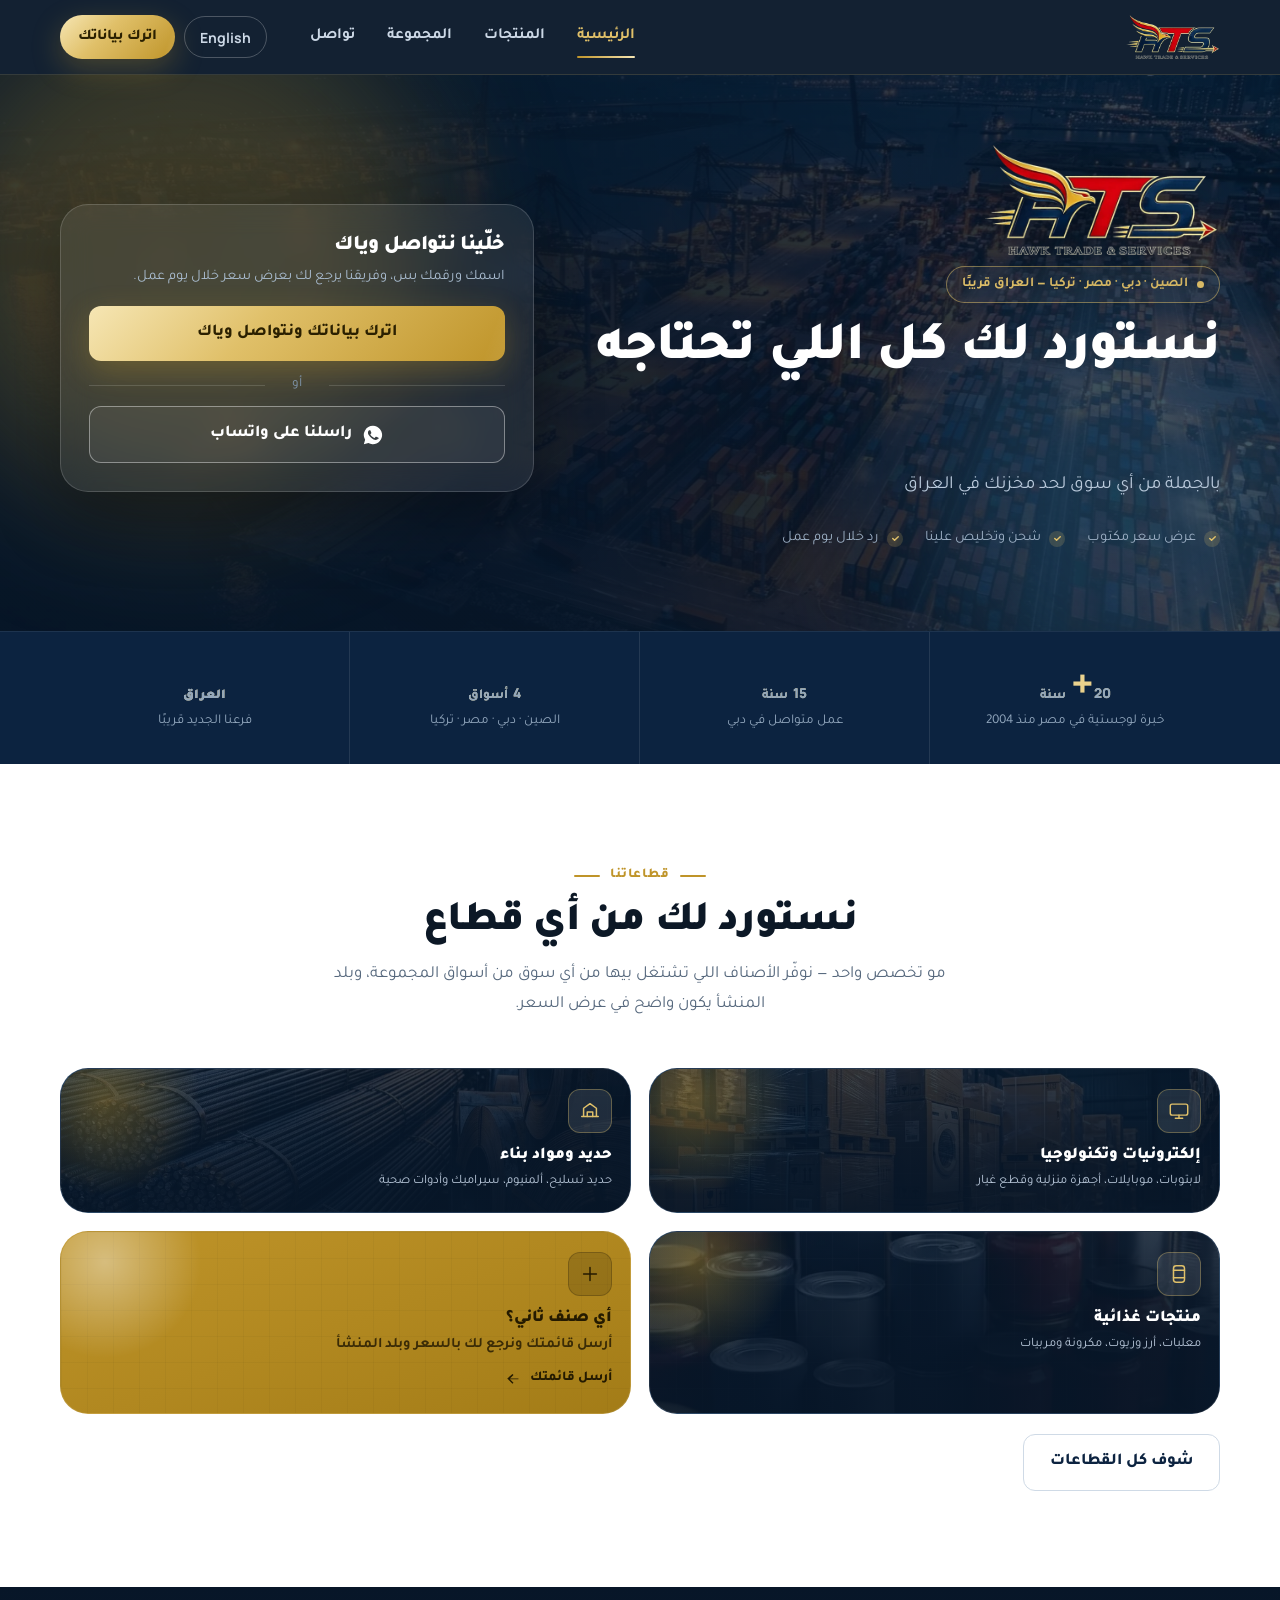
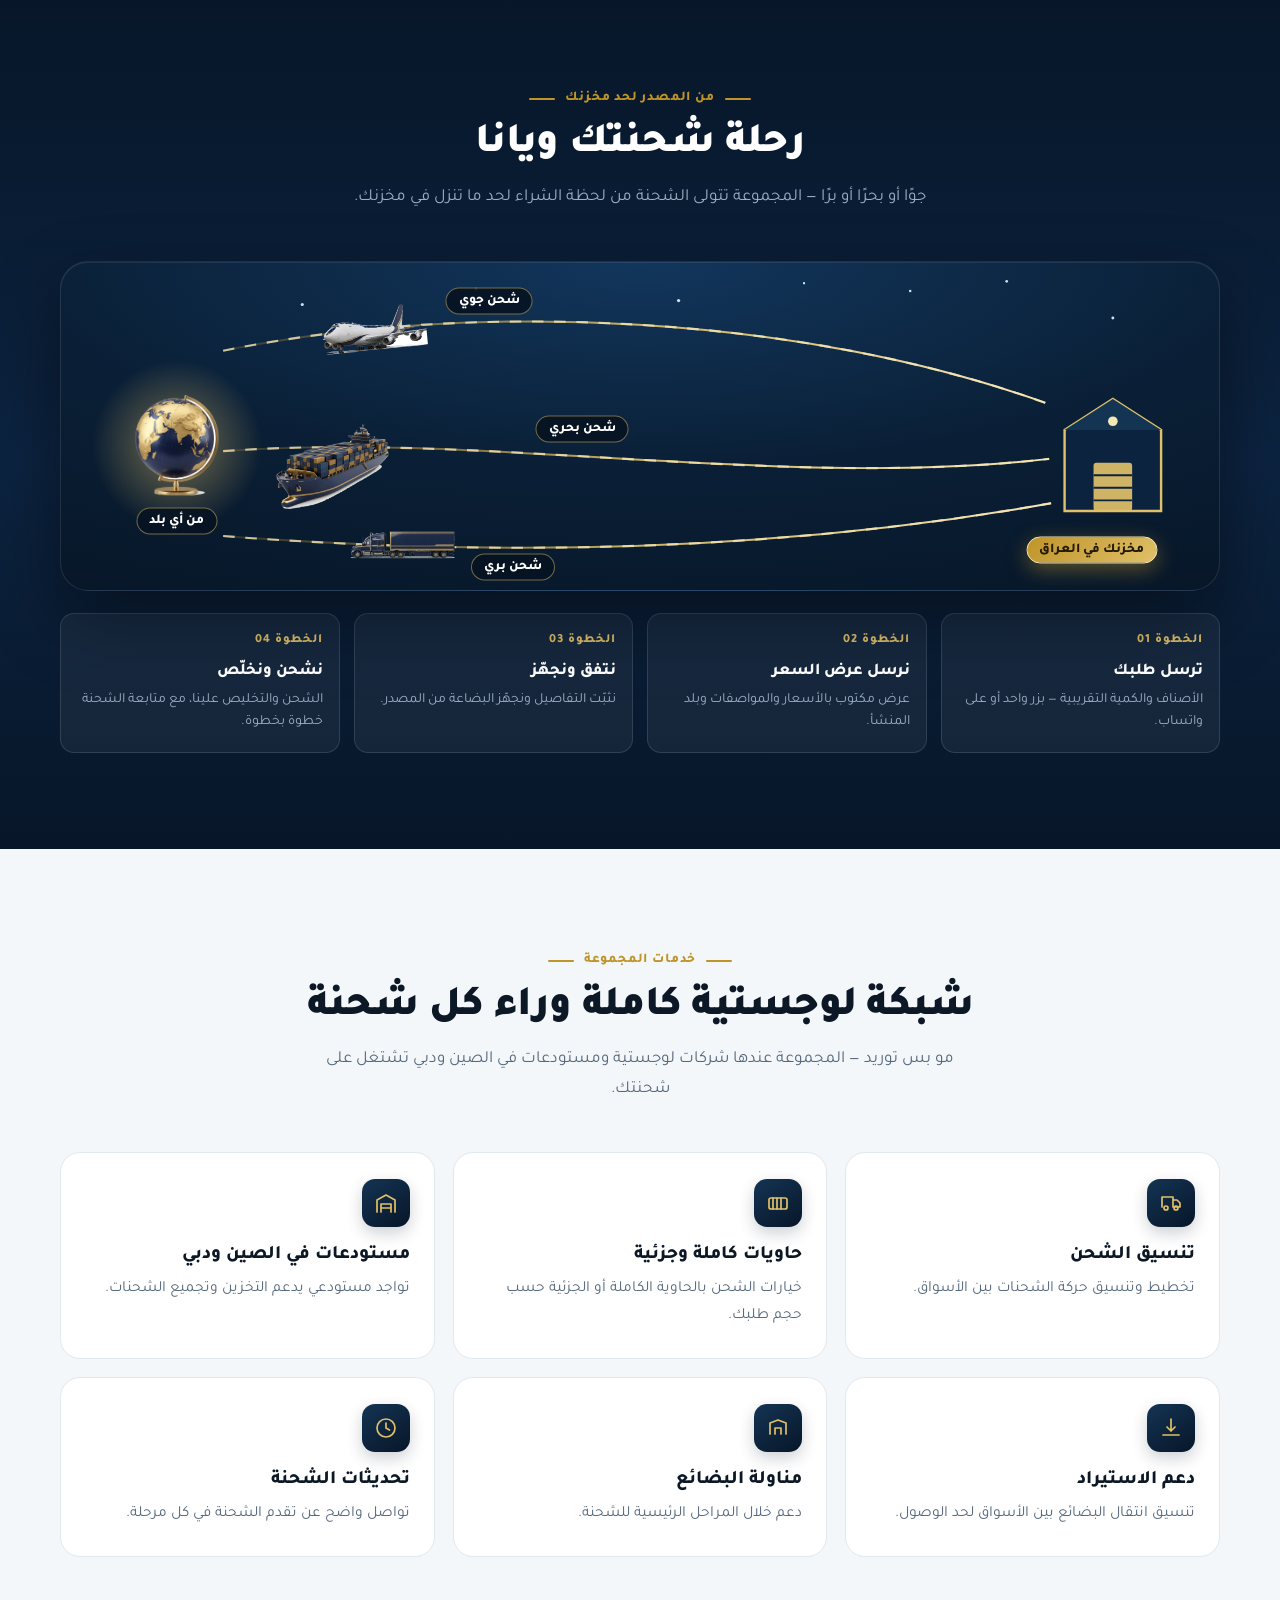
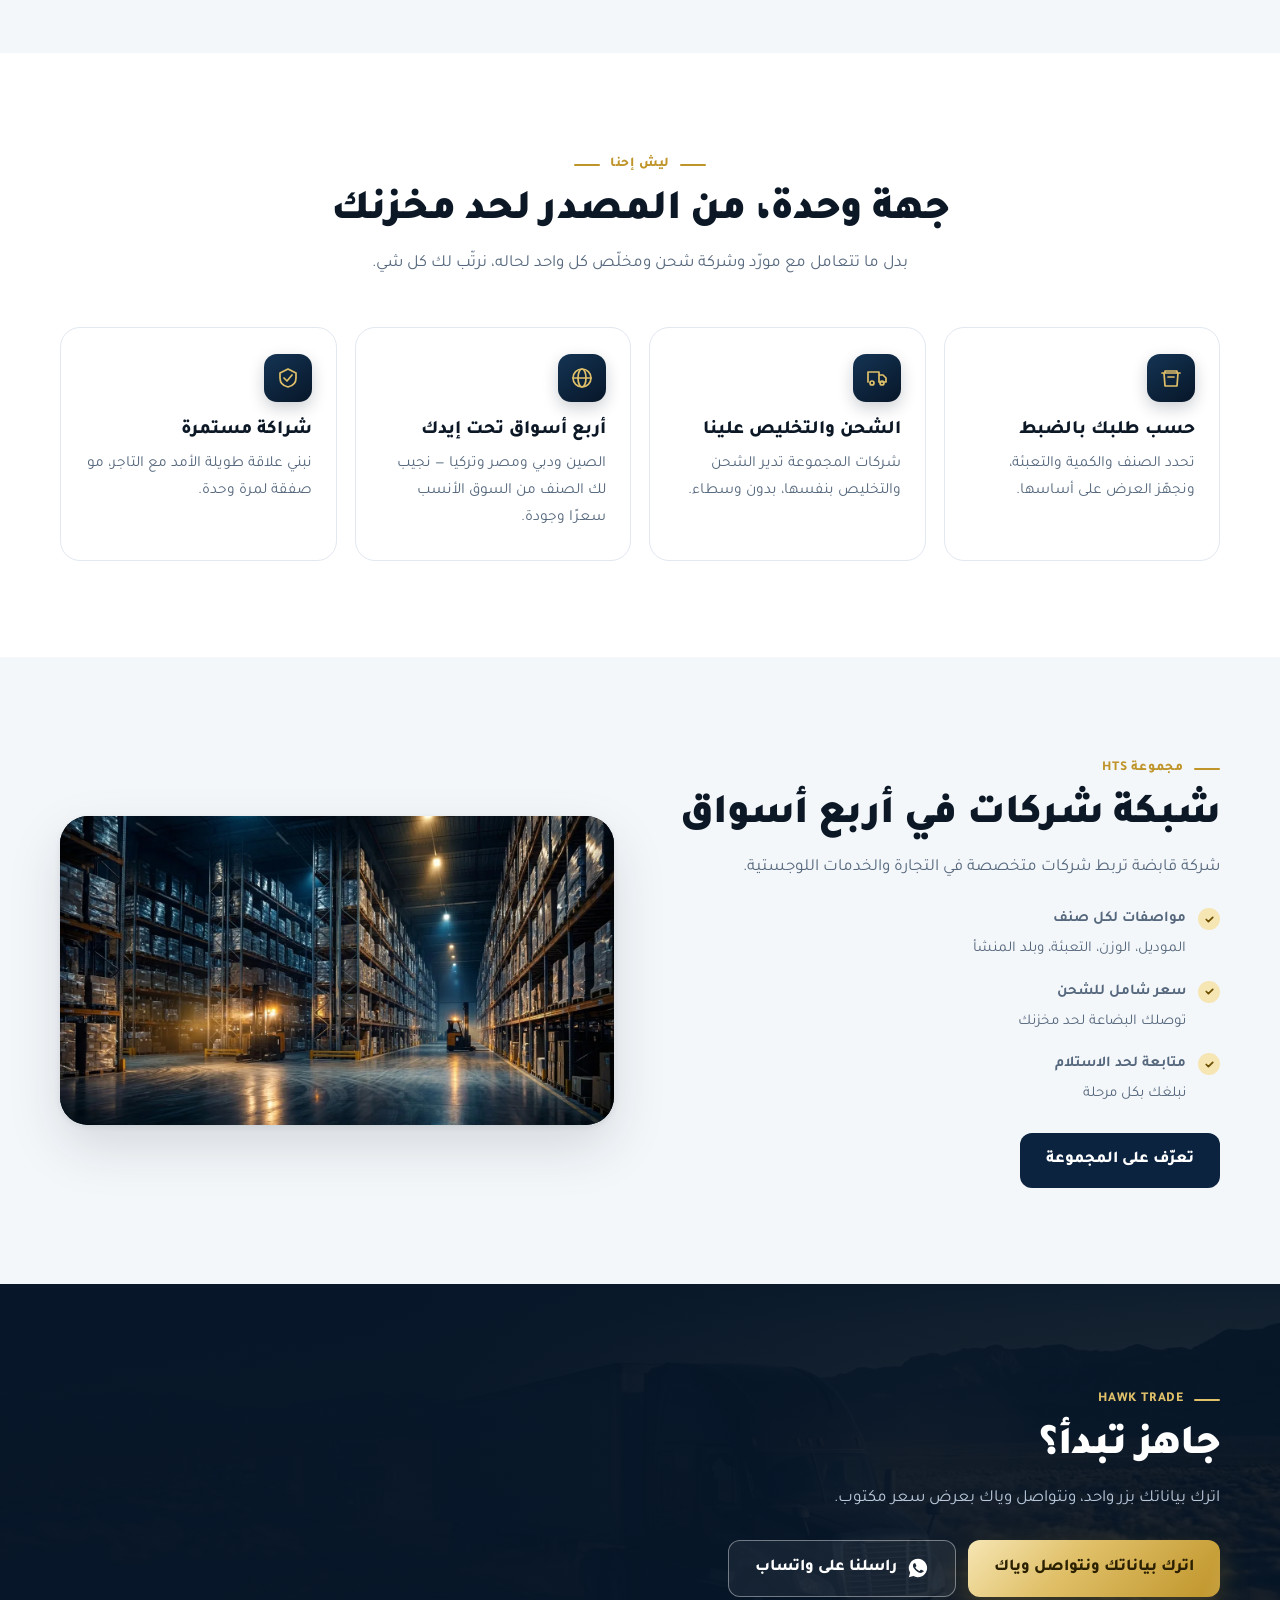
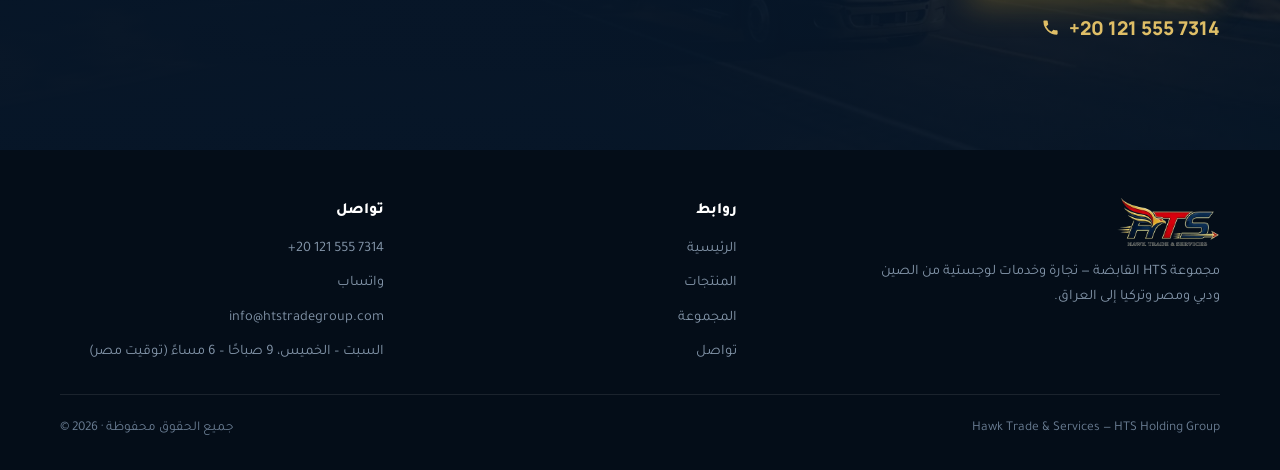
<file: index.html>
<!DOCTYPE html>
<html lang="ar" dir="rtl" data-title-ar="Hawk Trade | استيراد بالجملة إلى العراق" data-title-en="Hawk Trade | Wholesale importing to Iraq"><head>
<meta charset="utf-8">
<meta name="viewport" content="width=device-width,initial-scale=1,viewport-fit=cover">
<title>Hawk Trade | استيراد بالجملة إلى العراق</title>
<meta name="description" content="نستورد لك إلكترونيات وحديد ومواد بناء وأغذية وأي صنف تطلبه، من الصين ودبي ومصر وتركيا إلى مخزنك في العراق — والشحن والتخليص علينا.">
<link rel="canonical" href="https://hawk-trade.github.io/hawk-trade/">
<meta property="og:type" content="website">
<meta property="og:site_name" content="Hawk Trade">
<meta property="og:locale" content="ar_IQ">
<meta property="og:url" content="https://hawk-trade.github.io/hawk-trade/">
<meta property="og:title" content="Hawk Trade — نستورد لك أي صنف بالجملة لحد مخزنك في العراق">
<meta property="og:description" content="إلكترونيات · حديد ومواد بناء · أغذية — من الصين ودبي ومصر وتركيا. الشحن والتخليص علينا.">
<meta property="og:image" content="https://hawk-trade.github.io/hawk-trade/og.jpg">
<meta property="og:image:secure_url" content="https://hawk-trade.github.io/hawk-trade/og.jpg">
<meta property="og:image:type" content="image/jpeg">
<meta property="og:image:width" content="1200">
<meta property="og:image:height" content="630">
<meta property="og:image:alt" content="Hawk Trade — استيراد بالجملة إلى العراق">
<meta name="twitter:card" content="summary_large_image">
<meta name="twitter:title" content="Hawk Trade — نستورد لك أي صنف بالجملة لحد مخزنك في العراق">
<meta name="twitter:description" content="إلكترونيات · حديد ومواد بناء · أغذية — من الصين ودبي ومصر وتركيا. الشحن والتخليص علينا.">
<meta name="twitter:image" content="https://hawk-trade.github.io/hawk-trade/og.jpg">
<meta name="theme-color" content="#071628">
<meta name="referrer" content="strict-origin-when-cross-origin">
<link rel="icon" href="img/favicon.png">
<link rel="apple-touch-icon" href="img/favicon.png">
<link rel="preconnect" href="https://fonts.googleapis.com">
<link rel="preconnect" href="https://fonts.gstatic.com" crossorigin>
<link href="https://fonts.googleapis.com/css2?family=Tajawal:wght@400;500;700;800;900&family=Manrope:wght@400;600;700;800&display=swap" rel="stylesheet">
<link rel="stylesheet" href="assets/site.css">
<link rel="preload" as="image" href="img/hero-wide.webp" media="(min-width:861px)">
<link rel="preload" as="image" href="img/hero-tall.webp" media="(max-width:860px)">
</head>
<body>

<div class="loader" id="loader">
  <div class="ld">
    <img class="ld-logo" src="img/hts-logo-sm.webp" alt="" width="300" height="140">
    <div class="ld-road">
      <svg class="ld-truck" viewBox="0 0 120 60" aria-hidden="true">
        <rect x="4" y="12" width="60" height="30" rx="4" fill="#e0c069"/>
        <rect x="10" y="18" width="48" height="8" rx="2" fill="#bf9429" opacity=".55"/>
        <path d="M66 20h20l14 14v8H66z" fill="#143454" stroke="#e0c069" stroke-width="2"/>
        <rect x="70" y="23" width="13" height="9" rx="2" fill="#7cb6d6" opacity=".85"/>
        <circle class="whl" cx="26" cy="46" r="9" fill="#0c1826" stroke="#e0c069" stroke-width="2.5"/>
        <circle class="whl" cx="84" cy="46" r="9" fill="#0c1826" stroke="#e0c069" stroke-width="2.5"/>
      </svg>
      <div class="ld-line"></div>
    </div>
    <div class="ld-txt"><span data-t="ld_txt">جارٍ التحميل</span></div>
  </div>
</div>
<a class="sr" href="#main">تخطَّ إلى المحتوى</a>
<header class="hd">
<div class="wrap">
  <a class="brand" href="index.html" aria-label="Hawk Trade"><img src="img/hts-logo-sm.webp" alt="Hawk Trade" width="300" height="140"></a>
  <nav id="nav" aria-label="القائمة الرئيسية">
    <a href="index.html" aria-current="page"><span data-t="nav_home">الرئيسية</span></a>
    <a href="products.html"><span data-t="nav_prod">المنتجات</span></a>
    <a href="group.html"><span data-t="nav_group">المجموعة</span></a>
    <a href="contact.html"><span data-t="nav_contact">تواصل</span></a>
  </nav>
  <div class="tools">
    <button class="lang" id="lang" type="button">English</button>
    <button class="btn btn-gold btn-sm js-lead" type="button"><span data-t="nav_cta">اترك بياناتك</span></button>
    <button class="burger" id="burger" type="button" aria-label="القائمة" aria-expanded="false" aria-controls="nav"><span></span></button>
  </div>
</div>
</header>
<main id="main">

<section class="hero">
<div class="bg"><picture><source media="(min-width:861px)" srcset="img/hero-wide.webp"><img src="img/hero-tall.webp" alt="" width="900" height="1611" fetchpriority="high"></picture></div>
<div class="mesh"><i></i><i></i></div>
<div class="wrap">
<div class="hero-grid">
  <div class="txt">
    <img class="hero-logo" src="img/hts-logo.webp" alt="Hawk Trade" width="560" height="262" fetchpriority="high">
    <span class="chip"><i></i><span data-t="chip">الصين · دبي · مصر · تركيا — العراق قريبًا</span></span>
    <h1><span data-t="h1a">نستورد لك كل اللي تحتاجه</span><em class="rot"><span data-t="r1">إلكترونيات ولابتوبات</span><span data-t="r2">حديد ومواد بناء</span><span data-t="r3">منتجات غذائية</span><span data-t="r4">أي صنف تطلبه</span></em></h1>
    <p class="lead"><span data-t="h1b">بالجملة من أي سوق لحد مخزنك في العراق</span></p>
    <div class="hero-pts">
      <span data-t="hp1">عرض سعر مكتوب</span>
      <span data-t="hp2">شحن وتخليص علينا</span>
      <span data-t="hp3">رد خلال يوم عمل</span>
    </div>
  </div>
  <aside class="hero-card">
    <h2 data-t="card_h">خلّينا نتواصل وياك</h2>
    <p><span data-t="card_p">اسمك ورقمك بس، وفريقنا يرجع لك بعرض سعر خلال يوم عمل.</span></p>
    <button class="btn btn-gold js-lead" type="button"><span data-t="cta_lead">اترك بياناتك ونتواصل وياك</span></button>
    <div class="or"><span data-t="card_or">أو</span></div>
    <a class="btn btn-line js-wa" href="https://wa.me/201215557314?text=%D8%A7%D9%84%D8%B3%D9%84%D8%A7%D9%85%20%D8%B9%D9%84%D9%8A%D9%83%D9%85%D8%8C%20%D8%A3%D8%B1%D9%8A%D8%AF%20%D8%B9%D8%B1%D8%B6%20%D8%B3%D8%B9%D8%B1%20%D9%85%D9%86%20Hawk%20Trade" target="_blank" rel="noopener noreferrer" style="width:100%"><svg viewBox="0 0 24 24" aria-hidden="true"><path d="M12 2a10 10 0 0 0-8.6 15.1L2 22l5-1.3A10 10 0 1 0 12 2zm5.3 14.1c-.2.6-1.3 1.2-1.8 1.2-.5.1-1 .1-3.3-.8-2.8-1.1-4.5-4-4.6-4.2-.1-.2-1.1-1.5-1.1-2.8 0-1.4.7-2 1-2.3.2-.3.5-.3.7-.3h.5c.2 0 .4 0 .6.5l.8 2c.1.2.1.4 0 .6l-.4.6-.4.4c-.1.2-.3.3-.1.6.2.3.8 1.3 1.7 2.1 1.2 1 2.1 1.3 2.4 1.5.3.1.5.1.7-.1l.9-1.1c.2-.3.4-.2.7-.1l1.9.9c.3.1.5.2.5.3.1.2.1.7-.1 1.3z"/></svg><span data-t="cta_wa">راسلنا على واتساب</span></a>
  </aside>
</div>
</div>
</section>


<div class="trust">
<div class="wrap">
  <div class="t rv"><b><bdi dir="ltr">+<span class="cnt" data-n="20">20</span></bdi><small><span data-t="t1b">سنة</span></small></b><span data-t="t1">خبرة لوجستية في مصر منذ 2004</span></div>
  <div class="t rv"><b><span class="cnt" data-n="15">15</span><small><span data-t="t2b">سنة</span></small></b><span data-t="t2">عمل متواصل في دبي</span></div>
  <div class="t rv"><b><span class="cnt" data-n="4">4</span><small><span data-t="t3b">أسواق</span></small></b><span data-t="t3">الصين · دبي · مصر · تركيا</span></div>
  <div class="t rv"><b><span data-t="t4b">العراق</span></b><span data-t="t4">فرعنا الجديد قريبًا</span></div>
</div>
</div>

<section id="sectors">
<div class="wrap">
  <div class="head c rv"><span class="eye"><span data-t="sec_k">قطاعاتنا</span></span><h2><span data-t="sec_h">نستورد لك من أي قطاع</span></h2><p class="sub"><span data-t="sec_p">مو تخصص واحد — نوفّر الأصناف اللي تشتغل بيها من أي سوق من أسواق المجموعة، وبلد المنشأ يكون واضح في عرض السعر.</span></p></div>
  
<div class="sectors rv-s">
  <a class="sec sec-c" href="products.html">
    <img class="sec-bg" src="img/sec-appliances.webp" alt="" width="900" height="900" loading="lazy" decoding="async">
    <div class="si"><svg viewBox="0 0 24 24"><rect x="2.5" y="4.5" width="19" height="12" rx="2"/><path d="M8 20h8M12 16.5V20"/></svg></div>
    <h3><span data-t="s1h">إلكترونيات وتكنولوجيا</span></h3>
    <p class="tag"><span data-t="s1tag">لابتوبات، موبايلات، أجهزة منزلية وقطع غيار</span></p>
  </a>
  <a class="sec sec-c" href="products.html">
    <img class="sec-bg" src="img/sec-steel.webp" alt="" width="900" height="900" loading="lazy" decoding="async">
    <div class="si"><svg viewBox="0 0 24 24"><path d="M3 18h18M5 18V9l7-5 7 5v9"/><path d="M9 18v-5h6v5"/></svg></div>
    <h3><span data-t="s2h">حديد ومواد بناء</span></h3>
    <p class="tag"><span data-t="s2tag">حديد تسليح، ألمنيوم، سيراميك وأدوات صحية</span></p>
  </a>
  <a class="sec sec-c" href="products.html">
    <img class="sec-bg" src="img/hts-cans.webp" alt="" width="520" height="520" loading="lazy" decoding="async">
    <div class="si"><svg viewBox="0 0 24 24"><rect x="6" y="3" width="12" height="18" rx="3"/><path d="M6 8h12M6 16h12"/></svg></div>
    <h3><span data-t="s3h">منتجات غذائية</span></h3>
    <p class="tag"><span data-t="s3tag">معلبات، أرز وزيوت، مكرونة ومربيات</span></p>
  </a>
  <button class="sec sec-c cta-sec js-lead" type="button">
    <div class="si"><svg viewBox="0 0 24 24"><path d="M12 5v14M5 12h14"/></svg></div>
    <h3><span data-t="s4h">أي صنف ثاني؟</span></h3>
    <p class="tag"><span data-t="s4tag">أرسل قائمتك ونرجع لك بالسعر وبلد المنشأ</span></p>
    <span class="go"><span data-t="s4go">أرسل قائمتك</span><svg viewBox="0 0 24 24" aria-hidden="true"><path d="M5 12h12l-5-5 1.4-1.4L20.8 12l-7.4 7.4L12 18l5-5H5z"/></svg></span>
  </button>
</div>
  <p class="note"><a class="btn btn-line-d" href="products.html"><span data-t="p_more">شوف كل القطاعات</span></a></p>
</div>
</section>


<section class="journey" id="how">
<div class="wrap">
  <div class="head c rv">
    <span class="eye"><span data-t="j_k">من المصدر لحد مخزنك</span></span>
    <h2><span data-t="j_h">رحلة شحنتك ويانا</span></h2>
    <p class="sub"><span data-t="j_p">جوًا أو بحرًا أو برًا — المجموعة تتولى الشحنة من لحظة الشراء لحد ما تنزل في مخزنك.</span></p>
  </div>

  <div class="scene scene-d rv">
    <svg viewBox="0 0 1200 340" role="img" aria-labelledby="scTitle">
      <title id="scTitle">رحلة الشحنة من أي بلد إلى مخزنك في العراق</title>
      <defs>
        <linearGradient id="gGold" x1="0" x2="1"><stop offset="0" stop-color="#bf9429" stop-opacity=".2"/><stop offset=".5" stop-color="#e0c069" stop-opacity=".9"/><stop offset="1" stop-color="#f6e6b4"/></linearGradient>
        <radialGradient id="gHub"><stop offset="0" stop-color="#e0c069" stop-opacity=".5"/><stop offset="1" stop-color="#e0c069" stop-opacity="0"/></radialGradient>
        <path id="rAir"  d="M168,92 C 430,38 770,56 1020,146"/>
        <path id="rSea"  d="M168,196 C 440,176 745,236 1024,204"/>
        <path id="rLand" d="M168,284 C 455,306 745,300 1026,250"/>
      </defs>

      <g fill="#cfe0f2">
        <circle class="twk" cx="250" cy="44" r="1.6"/><circle class="twk" cx="430" cy="28" r="1.3" style="animation-delay:.6s"/>
        <circle class="twk" cx="640" cy="40" r="1.7" style="animation-delay:1.1s"/><circle class="twk" cx="880" cy="30" r="1.3" style="animation-delay:1.6s"/>
        <circle class="twk" cx="1090" cy="58" r="1.5" style="animation-delay:.3s"/><circle class="twk" cx="350" cy="64" r="1.1" style="animation-delay:2s"/>
        <circle class="twk" cx="770" cy="22" r="1.2" style="animation-delay:1.4s"/><circle class="twk" cx="980" cy="20" r="1.4" style="animation-delay:.9s"/>
      </g>

      <use href="#rAir"  fill="none" stroke="url(#gGold)" stroke-width="2"/>
      <use href="#rSea"  fill="none" stroke="url(#gGold)" stroke-width="2"/>
      <use href="#rLand" fill="none" stroke="url(#gGold)" stroke-width="2"/>
      <use href="#rAir"  class="dash" fill="none" stroke="#f6e6b4" stroke-width="2.2" opacity=".8"/>
      <use href="#rSea"  class="dash" fill="none" stroke="#f6e6b4" stroke-width="2.2" opacity=".8" style="animation-delay:-.4s"/>
      <use href="#rLand" class="dash" fill="none" stroke="#f6e6b4" stroke-width="2.2" opacity=".8" style="animation-delay:-.8s"/>

      <circle cx="120" cy="190" r="88" fill="url(#gHub)"/>
      <circle class="pulse" cx="120" cy="190" r="32" fill="none" stroke="#e0c069" stroke-width="2"/>
      <circle class="pulse" cx="120" cy="190" r="32" fill="none" stroke="#e0c069" stroke-width="2" style="animation-delay:1.4s"/>
      <image href="img/st-globe.webp" x="68" y="138" width="104" height="104" preserveAspectRatio="xMidYMid meet"/>

      <circle class="pulse" cx="1090" cy="196" r="34" fill="none" stroke="#f6e6b4" stroke-width="2"/>
      <g transform="translate(1040,142)">
        <path d="M0 32 L50 0 L100 32 V116 H0 Z" fill="#0c2340" stroke="#e0c069" stroke-width="2.5"/>
        <path d="M0 32 L50 0 L100 32 Z" fill="#143454"/>
        <rect x="30" y="66" width="40" height="50" rx="3" fill="#e0c069" opacity=".92"/>
        <path d="M30 79h40M30 92h40M30 105h40" stroke="#0c2340" stroke-width="2"/>
        <circle cx="50" cy="23" r="5" fill="#f6e6b4"/>
      </g>

      <g>
        <animateMotion dur="13s" repeatCount="indefinite" rotate="auto"><mpath href="#rAir"/></animateMotion>
        <image href="img/st-plane.webp" x="-54" y="-23" width="108" height="46" preserveAspectRatio="xMidYMid meet"/>
      </g>
      <g>
        <animateMotion dur="18s" repeatCount="indefinite" rotate="0"><mpath href="#rSea"/></animateMotion>
        <image href="img/st-ship.webp" x="-58" y="-24" width="116" height="88" preserveAspectRatio="xMidYMid meet"/>
      </g>
      <g>
        <animateMotion dur="11s" repeatCount="indefinite" rotate="0"><mpath href="#rLand"/></animateMotion>
        <image href="img/st-truck.webp" x="-54" y="-15" width="108" height="28" preserveAspectRatio="xMidYMid meet"/>
      </g>
    </svg>

    <span class="lbl" style="left:10%;top:79%"><span data-t="j_from">من أي بلد</span></span>
    <span class="lbl dest" style="left:89%;top:88%"><span data-t="j_to">مخزنك في العراق</span></span>
    <span class="lbl" style="left:37%;top:12%"><span data-t="j_air">شحن جوي</span></span>
    <span class="lbl" style="left:45%;top:51%"><span data-t="j_sea">شحن بحري</span></span>
    <span class="lbl" style="left:39%;top:93%"><span data-t="j_land">شحن بري</span></span>
  </div>

  <div class="scene scene-m rv">
    <div class="sm-row sm-origin"><div class="sm-ico"><img src="img/st-globe.webp" alt="" width="200" height="200" loading="lazy" decoding="async"></div><div class="sm-txt"><span data-t="j_from">من أي بلد</span></div></div>
    <div class="sm-line"></div>
    <div class="sm-row"><div class="sm-ico"><img src="img/st-plane.webp" alt="" width="200" height="90" loading="lazy" decoding="async"></div><div class="sm-txt"><span data-t="j_air">شحن جوي</span></div></div>
    <div class="sm-row"><div class="sm-ico"><img src="img/st-ship.webp" alt="" width="200" height="150" loading="lazy" decoding="async"></div><div class="sm-txt"><span data-t="j_sea">شحن بحري</span></div></div>
    <div class="sm-row"><div class="sm-ico"><img src="img/st-truck.webp" alt="" width="200" height="60" loading="lazy" decoding="async"></div><div class="sm-txt"><span data-t="j_land">شحن بري</span></div></div>
    <div class="sm-line"></div>
    <div class="sm-row sm-dest"><div class="sm-ico sm-wh"><svg viewBox="0 0 24 24" aria-hidden="true"><path d="M3 21V9l9-5 9 5v12" fill="none" stroke="#241a00" stroke-width="2"/><path d="M7 21v-8h10v8" fill="none" stroke="#241a00" stroke-width="2"/></svg></div><div class="sm-txt"><span data-t="j_to">مخزنك في العراق</span></div></div>
  </div>

  <div class="jsteps rv-s">
    <div class="jst"><b><span data-t="j_step">الخطوة</span> 01</b><h3><span data-t="j1h">ترسل طلبك</span></h3><p><span data-t="j1">الأصناف والكمية التقريبية — بزر واحد أو على واتساب.</span></p></div>
    <div class="jst"><b><span data-t="j_step">الخطوة</span> 02</b><h3><span data-t="j2h">نرسل عرض السعر</span></h3><p><span data-t="j2">عرض مكتوب بالأسعار والمواصفات وبلد المنشأ.</span></p></div>
    <div class="jst"><b><span data-t="j_step">الخطوة</span> 03</b><h3><span data-t="j3h">نتفق ونجهّز</span></h3><p><span data-t="j3">نثبّت التفاصيل ونجهّز البضاعة من المصدر.</span></p></div>
    <div class="jst"><b><span data-t="j_step">الخطوة</span> 04</b><h3><span data-t="j4h">نشحن ونخلّص</span></h3><p><span data-t="j4">الشحن والتخليص علينا، مع متابعة الشحنة خطوة بخطوة.</span></p></div>
  </div>
</div>
</section>

<section class="soft">
<div class="wrap">
  <div class="head c rv"><span class="eye"><span data-t="sv_k">خدمات المجموعة</span></span><h2><span data-t="sv_h">شبكة لوجستية كاملة وراء كل شحنة</span></h2><p class="sub"><span data-t="sv_p">مو بس توريد — المجموعة عندها شركات لوجستية ومستودعات في الصين ودبي تشتغل على شحنتك.</span></p></div>
  <div class="grid g3 rv-s">
    <div class="card"><div class="ico"><svg viewBox="0 0 24 24"><path d="M3 16V6h11v10M14 9h4l3 3v4h-7"/><circle cx="7" cy="17" r="2"/><circle cx="17" cy="17" r="2"/></svg></div><h3><span data-t="v1h">تنسيق الشحن</span></h3><p><span data-t="v1">تخطيط وتنسيق حركة الشحنات بين الأسواق.</span></p></div>
    <div class="card"><div class="ico"><svg viewBox="0 0 24 24"><rect x="3" y="7" width="18" height="11" rx="2"/><path d="M7 7v11M11 7v11M15 7v11"/></svg></div><h3><span data-t="v2h">حاويات كاملة وجزئية</span></h3><p><span data-t="v2">خيارات الشحن بالحاوية الكاملة أو الجزئية حسب حجم طلبك.</span></p></div>
    <div class="card"><div class="ico"><svg viewBox="0 0 24 24"><path d="M3 21V9l9-5 9 5v12"/><path d="M7 21v-8h10v8M7 17h10"/></svg></div><h3><span data-t="v3h">مستودعات في الصين ودبي</span></h3><p><span data-t="v3">تواجد مستودعي يدعم التخزين وتجميع الشحنات.</span></p></div>
    <div class="card"><div class="ico"><svg viewBox="0 0 24 24"><path d="M12 3v12M8 11l4 4 4-4"/><path d="M4 19h16"/></svg></div><h3><span data-t="v4h">دعم الاستيراد</span></h3><p><span data-t="v4">تنسيق انتقال البضائع بين الأسواق لحد الوصول.</span></p></div>
    <div class="card"><div class="ico"><svg viewBox="0 0 24 24"><path d="M4 18V7l8-3 8 3v11"/><path d="M9 18v-6h6v6"/></svg></div><h3><span data-t="v5h">مناولة البضائع</span></h3><p><span data-t="v5">دعم خلال المراحل الرئيسية للشحنة.</span></p></div>
    <div class="card"><div class="ico"><svg viewBox="0 0 24 24"><circle cx="12" cy="12" r="9"/><path d="M12 7v5l3.5 2"/></svg></div><h3><span data-t="v6h">تحديثات الشحنة</span></h3><p><span data-t="v6">تواصل واضح عن تقدم الشحنة في كل مرحلة.</span></p></div>
  </div>
</div>
</section>

<section>
<div class="wrap">
  <div class="head c rv"><span class="eye"><span data-t="why_k">ليش إحنا</span></span><h2><span data-t="why_h">جهة وحدة، من المصدر لحد مخزنك</span></h2><p class="sub"><span data-t="why_p">بدل ما تتعامل مع مورّد وشركة شحن ومخلّص كل واحد لحاله، نرتّب لك كل شي.</span></p></div>
  
<div class="grid g4 rv-s">
  <div class="card"><div class="ico"><svg viewBox="0 0 24 24"><path d="M3 7h18M6 7V5h12v2M5 7l1 13h12l1-13"/><path d="M9 11h6"/></svg></div><h3><span data-t="w1h">حسب طلبك بالضبط</span></h3><p><span data-t="w1">تحدد الصنف والكمية والتعبئة، ونجهّز العرض على أساسها.</span></p></div>
  <div class="card"><div class="ico"><svg viewBox="0 0 24 24"><path d="M3 16V6h11v10M14 9h4l3 3v4h-7"/><circle cx="7" cy="17" r="2"/><circle cx="17" cy="17" r="2"/></svg></div><h3><span data-t="w2h">الشحن والتخليص علينا</span></h3><p><span data-t="w2">شركات المجموعة تدير الشحن والتخليص بنفسها، بدون وسطاء.</span></p></div>
  <div class="card"><div class="ico"><svg viewBox="0 0 24 24"><circle cx="12" cy="12" r="9"/><ellipse cx="12" cy="12" rx="4" ry="9"/><path d="M3 12h18"/></svg></div><h3><span data-t="w3h">أربع أسواق تحت إيدك</span></h3><p><span data-t="w3">الصين ودبي ومصر وتركيا — نجيب لك الصنف من السوق الأنسب سعرًا وجودة.</span></p></div>
  <div class="card"><div class="ico"><svg viewBox="0 0 24 24"><path d="M8 12l3 3 5-6"/><path d="M12 3l8 4v5c0 5-3.5 8-8 9-4.5-1-8-4-8-9V7z"/></svg></div><h3><span data-t="w4h">شراكة مستمرة</span></h3><p><span data-t="w4">نبني علاقة طويلة الأمد مع التاجر، مو صفقة لمرة وحدة.</span></p></div>
</div>
</div>
</section>

<section class="soft">
<div class="wrap">
  <div class="split">
    <div class="rv">
      <span class="eye"><span data-t="g_k">مجموعة HTS</span></span>
      <h2><span data-t="g_h">شبكة شركات في أربع أسواق</span></h2>
      <p class="sub"><span data-t="g_p">شركة قابضة تربط شركات متخصصة في التجارة والخدمات اللوجستية.</span></p>
      <ul class="ticks">
        <li><div><b><span data-t="sp1b">مواصفات لكل صنف</span></b><span data-t="sp1">الموديل، الوزن، التعبئة، وبلد المنشأ</span></div></li>
        <li><div><b><span data-t="sp2b">سعر شامل للشحن</span></b><span data-t="sp2">توصلك البضاعة لحد مخزنك</span></div></li>
        <li><div><b><span data-t="sp4b">متابعة لحد الاستلام</span></b><span data-t="sp4">نبلغك بكل مرحلة</span></div></li>
      </ul>
      <p style="margin-top:24px"><a class="btn btn-navy" href="group.html"><span data-t="g_more">تعرّف على المجموعة</span></a></p>
    </div>
    <div class="fig rv"><img src="img/bg-warehouse.webp" alt="" width="1376" height="768" loading="lazy" decoding="async"></div>
  </div>
</div>
</section>


<section class="band">
<img src="img/bg-road.webp" alt="" width="1376" height="768" loading="lazy" decoding="async">
<div class="wrap rv">
  <span class="eye" style="color:var(--gold-2)">Hawk Trade</span>
  <h2><span data-t="band_h">جاهز تبدأ؟</span></h2>
  <p><span data-t="band_p">اترك بياناتك بزر واحد، ونتواصل وياك بعرض سعر مكتوب.</span></p>
  <div class="ctas" style="margin-top:0">
    <button class="btn btn-gold js-lead" type="button"><span data-t="cta_lead">اترك بياناتك ونتواصل وياك</span></button>
    <a class="btn btn-line js-wa" href="https://wa.me/201215557314?text=%D8%A7%D9%84%D8%B3%D9%84%D8%A7%D9%85%20%D8%B9%D9%84%D9%8A%D9%83%D9%85%D8%8C%20%D8%A3%D8%B1%D9%8A%D8%AF%20%D8%B9%D8%B1%D8%B6%20%D8%B3%D8%B9%D8%B1%20%D9%85%D9%86%20Hawk%20Trade" target="_blank" rel="noopener noreferrer"><svg viewBox="0 0 24 24" aria-hidden="true"><path d="M12 2a10 10 0 0 0-8.6 15.1L2 22l5-1.3A10 10 0 1 0 12 2zm5.3 14.1c-.2.6-1.3 1.2-1.8 1.2-.5.1-1 .1-3.3-.8-2.8-1.1-4.5-4-4.6-4.2-.1-.2-1.1-1.5-1.1-2.8 0-1.4.7-2 1-2.3.2-.3.5-.3.7-.3h.5c.2 0 .4 0 .6.5l.8 2c.1.2.1.4 0 .6l-.4.6-.4.4c-.1.2-.3.3-.1.6.2.3.8 1.3 1.7 2.1 1.2 1 2.1 1.3 2.4 1.5.3.1.5.1.7-.1l.9-1.1c.2-.3.4-.2.7-.1l1.9.9c.3.1.5.2.5.3.1.2.1.7-.1 1.3z"/></svg><span data-t="cta_wa">راسلنا على واتساب</span></a>
  </div>
  <a class="tel" href="tel:+201215557314"><svg viewBox="0 0 24 24" aria-hidden="true"><path d="M6.6 10.8a15.1 15.1 0 0 0 6.6 6.6l2.2-2.2c.3-.3.7-.4 1-.2 1.1.4 2.3.6 3.6.6.6 0 1 .4 1 1V20c0 .6-.4 1-1 1A17 17 0 0 1 3 4c0-.6.4-1 1-1h3.5c.6 0 1 .4 1 1 0 1.2.2 2.4.6 3.6.1.3 0 .7-.2 1l-2.3 2.2z"/></svg><span dir="ltr">+20 121 555 7314</span></a>
</div>
</section>
</main>
<script type="application/ld+json">
{"@context":"https://schema.org","@type":"Organization","name":"Hawk Trade","alternateName":"HTS Holding Group","url":"https://hawk-trade.github.io/hawk-trade/","logo":"https://hawk-trade.github.io/hawk-trade/img/hts-logo.webp","image":"https://hawk-trade.github.io/hawk-trade/og.jpg","description":"استيراد بالجملة للمستوردين والموزعين في العراق — إلكترونيات وحديد ومواد بناء وأغذية، مع الشحن والتخليص الجمركي.","telephone":"+201215557314","email":"info@htstradegroup.com","areaServed":["IQ","EG","AE","TR","CN"],"contactPoint":[{"@type":"ContactPoint","telephone":"+201215557314","email":"info@htstradegroup.com","contactType":"sales","availableLanguage":["ar","en"]}]}
</script>
<footer>
<div class="wrap">
  <div class="fgrid">
    <div>
      <img class="flogo" src="img/hts-logo-sm.webp" alt="Hawk Trade" width="300" height="140" loading="lazy" decoding="async">
      <p style="max-width:340px"><span data-t="f_about">مجموعة HTS القابضة — تجارة وخدمات لوجستية من الصين ودبي ومصر وتركيا إلى العراق.</span></p>
    </div>
    <div>
      <h4><span data-t="f_links">روابط</span></h4>
      <ul>
        <li><a href="index.html"><span data-t="nav_home">الرئيسية</span></a></li>
        <li><a href="products.html"><span data-t="nav_prod">المنتجات</span></a></li>
        <li><a href="group.html"><span data-t="nav_group">المجموعة</span></a></li>
        <li><a href="contact.html"><span data-t="nav_contact">تواصل</span></a></li>
      </ul>
    </div>
    <div>
      <h4><span data-t="f_contact">تواصل</span></h4>
      <ul>
        <li><a href="tel:+201215557314" dir="ltr">+20 121 555 7314</a></li>
        <li><a class="js-wa" href="https://wa.me/201215557314?text=%D8%A7%D9%84%D8%B3%D9%84%D8%A7%D9%85%20%D8%B9%D9%84%D9%8A%D9%83%D9%85%D8%8C%20%D8%A3%D8%B1%D9%8A%D8%AF%20%D8%B9%D8%B1%D8%B6%20%D8%B3%D8%B9%D8%B1%20%D9%85%D9%86%20Hawk%20Trade" target="_blank" rel="noopener noreferrer"><span data-t="ci_wa">واتساب</span></a></li>
        <li data-mail><a href="mailto:" dir="ltr"></a></li>
        <li><span data-t="ci_hours_v">السبت – الخميس، 9 صباحًا – 6 مساءً (توقيت مصر)</span></li>
      </ul>
    </div>
  </div>
  <div class="fbot">
    <span>Hawk Trade &amp; Services — HTS Holding Group</span>
    <span dir="ltr">© <span id="yr">2026</span> · <span data-t="f_rights">جميع الحقوق محفوظة</span></span>
  </div>
</div>
</footer>

<div class="leadbar">
  <button class="btn btn-gold js-lead" type="button"><span data-t="nav_cta">اترك بياناتك</span></button>
  <a class="btn btn-wa js-wa" href="https://wa.me/201215557314?text=%D8%A7%D9%84%D8%B3%D9%84%D8%A7%D9%85%20%D8%B9%D9%84%D9%8A%D9%83%D9%85%D8%8C%20%D8%A3%D8%B1%D9%8A%D8%AF%20%D8%B9%D8%B1%D8%B6%20%D8%B3%D8%B9%D8%B1%20%D9%85%D9%86%20Hawk%20Trade" target="_blank" rel="noopener noreferrer" aria-label="WhatsApp" style="flex:0 0 58px;padding:0"><svg viewBox="0 0 24 24" aria-hidden="true"><path d="M12 2a10 10 0 0 0-8.6 15.1L2 22l5-1.3A10 10 0 1 0 12 2zm5.3 14.1c-.2.6-1.3 1.2-1.8 1.2-.5.1-1 .1-3.3-.8-2.8-1.1-4.5-4-4.6-4.2-.1-.2-1.1-1.5-1.1-2.8 0-1.4.7-2 1-2.3.2-.3.5-.3.7-.3h.5c.2 0 .4 0 .6.5l.8 2c.1.2.1.4 0 .6l-.4.6-.4.4c-.1.2-.3.3-.1.6.2.3.8 1.3 1.7 2.1 1.2 1 2.1 1.3 2.4 1.5.3.1.5.1.7-.1l.9-1.1c.2-.3.4-.2.7-.1l1.9.9c.3.1.5.2.5.3.1.2.1.7-.1 1.3z"/></svg></a>
</div>

<div class="fabs">
  <a class="fab fab-wa js-wa" id="fab" href="https://wa.me/201215557314?text=%D8%A7%D9%84%D8%B3%D9%84%D8%A7%D9%85%20%D8%B9%D9%84%D9%8A%D9%83%D9%85%D8%8C%20%D8%A3%D8%B1%D9%8A%D8%AF%20%D8%B9%D8%B1%D8%B6%20%D8%B3%D8%B9%D8%B1%20%D9%85%D9%86%20Hawk%20Trade" target="_blank" rel="noopener noreferrer" aria-label="WhatsApp"><svg viewBox="0 0 24 24" aria-hidden="true"><path d="M12 2a10 10 0 0 0-8.6 15.1L2 22l5-1.3A10 10 0 1 0 12 2zm5.3 14.1c-.2.6-1.3 1.2-1.8 1.2-.5.1-1 .1-3.3-.8-2.8-1.1-4.5-4-4.6-4.2-.1-.2-1.1-1.5-1.1-2.8 0-1.4.7-2 1-2.3.2-.3.5-.3.7-.3h.5c.2 0 .4 0 .6.5l.8 2c.1.2.1.4 0 .6l-.4.6-.4.4c-.1.2-.3.3-.1.6.2.3.8 1.3 1.7 2.1 1.2 1 2.1 1.3 2.4 1.5.3.1.5.1.7-.1l.9-1.1c.2-.3.4-.2.7-.1l1.9.9c.3.1.5.2.5.3.1.2.1.7-.1 1.3z"/></svg></a>
</div>

<div class="ovl" id="ovl" role="dialog" aria-modal="true" aria-labelledby="m-title" aria-hidden="true">
  <div class="modal">
    <div id="m-body">
      <div class="mh">
        <button class="x js-close" type="button" aria-label="إغلاق">&times;</button>
        <h3 id="m-title"><span data-t="m_h">اترك بياناتك</span></h3>
        <p><span data-t="m_p">اسمك ورقمك بس — ونتواصل وياك خلال يوم عمل.</span></p>
      </div>
      <form id="m-form" data-msg="m-msg" novalidate>
        <div class="fg">
          <div class="full"><label for="m-n"><span data-t="f_n">الاسم</span> *</label><input id="m-n" name="name" autocomplete="name" maxlength="80" required></div>
          <div class="full"><label for="m-ph"><span data-t="f_ph">رقم الهاتف / واتساب</span> *</label><input id="m-ph" name="phone" type="tel" inputmode="tel" dir="ltr" autocomplete="tel" placeholder="+964 7xx xxx xxxx" maxlength="25" required></div>
          <div class="full"><label for="m-em"><span data-t="f_em_opt">البريد الإلكتروني (اختياري)</span></label><input id="m-em" name="email" type="email" inputmode="email" dir="ltr" autocomplete="email" maxlength="120"></div>
          <div class="full"><label for="m-note"><span data-t="m_note">شنو تحتاج؟ (اختياري)</span></label><textarea id="m-note" name="note" maxlength="500" style="min-height:84px"></textarea></div>
        </div>
        <button class="btn btn-gold" type="submit"><span data-t="m_send">أرسل</span></button>
        <div class="msg" id="m-msg" role="alert"></div>
        <p class="hint-s"><span data-t="m_priv">بياناتك تستخدم للتواصل وياك بخصوص طلبك فقط.</span></p>
      </form>
    </div>
    <div class="done" id="m-done" hidden>
      <div class="ck"><svg viewBox="0 0 24 24" aria-hidden="true"><path d="M5 13l4 4L19 7"/></svg></div>
      <h3><span data-t="m_ok_h">وصلنا طلبك</span></h3>
      <p><span data-t="m_ok_p">شكرًا لك. فريقنا راح يتواصل وياك خلال يوم عمل.</span></p>
      <a class="btn btn-wa js-wa" href="https://wa.me/201215557314?text=%D8%A7%D9%84%D8%B3%D9%84%D8%A7%D9%85%20%D8%B9%D9%84%D9%8A%D9%83%D9%85%D8%8C%20%D8%A3%D8%B1%D9%8A%D8%AF%20%D8%B9%D8%B1%D8%B6%20%D8%B3%D8%B9%D8%B1%20%D9%85%D9%86%20Hawk%20Trade" target="_blank" rel="noopener noreferrer" style="width:100%"><svg viewBox="0 0 24 24" aria-hidden="true"><path d="M12 2a10 10 0 0 0-8.6 15.1L2 22l5-1.3A10 10 0 1 0 12 2zm5.3 14.1c-.2.6-1.3 1.2-1.8 1.2-.5.1-1 .1-3.3-.8-2.8-1.1-4.5-4-4.6-4.2-.1-.2-1.1-1.5-1.1-2.8 0-1.4.7-2 1-2.3.2-.3.5-.3.7-.3h.5c.2 0 .4 0 .6.5l.8 2c.1.2.1.4 0 .6l-.4.6-.4.4c-.1.2-.3.3-.1.6.2.3.8 1.3 1.7 2.1 1.2 1 2.1 1.3 2.4 1.5.3.1.5.1.7-.1l.9-1.1c.2-.3.4-.2.7-.1l1.9.9c.3.1.5.2.5.3.1.2.1.7-.1 1.3z"/></svg><span data-t="m_ok_wa">تحب تستعجل؟ راسلنا على واتساب</span></a>
      <button class="btn btn-line-d js-close" type="button" style="width:100%;margin-top:10px"><span data-t="m_close">تمام</span></button>
    </div>
  </div>
</div>

<script src="assets/site.js"></script>
</body></html>
</file>
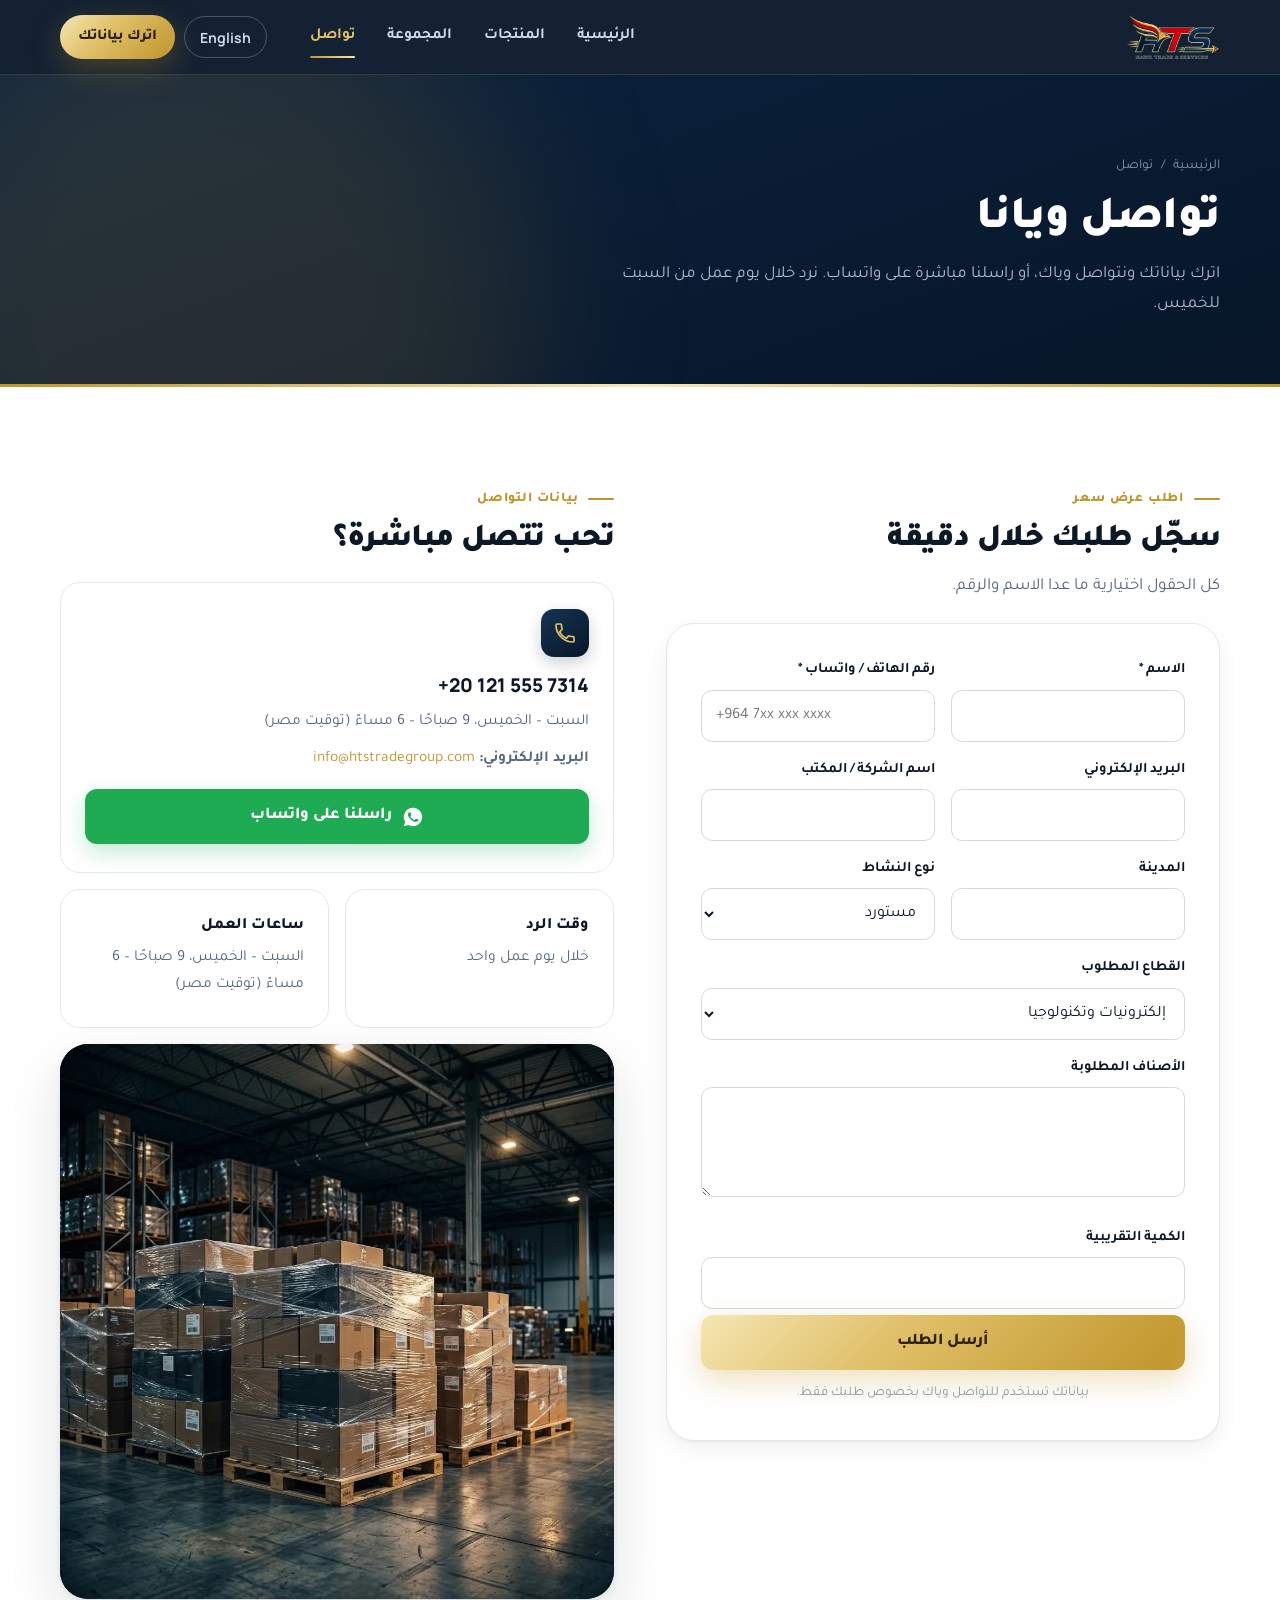
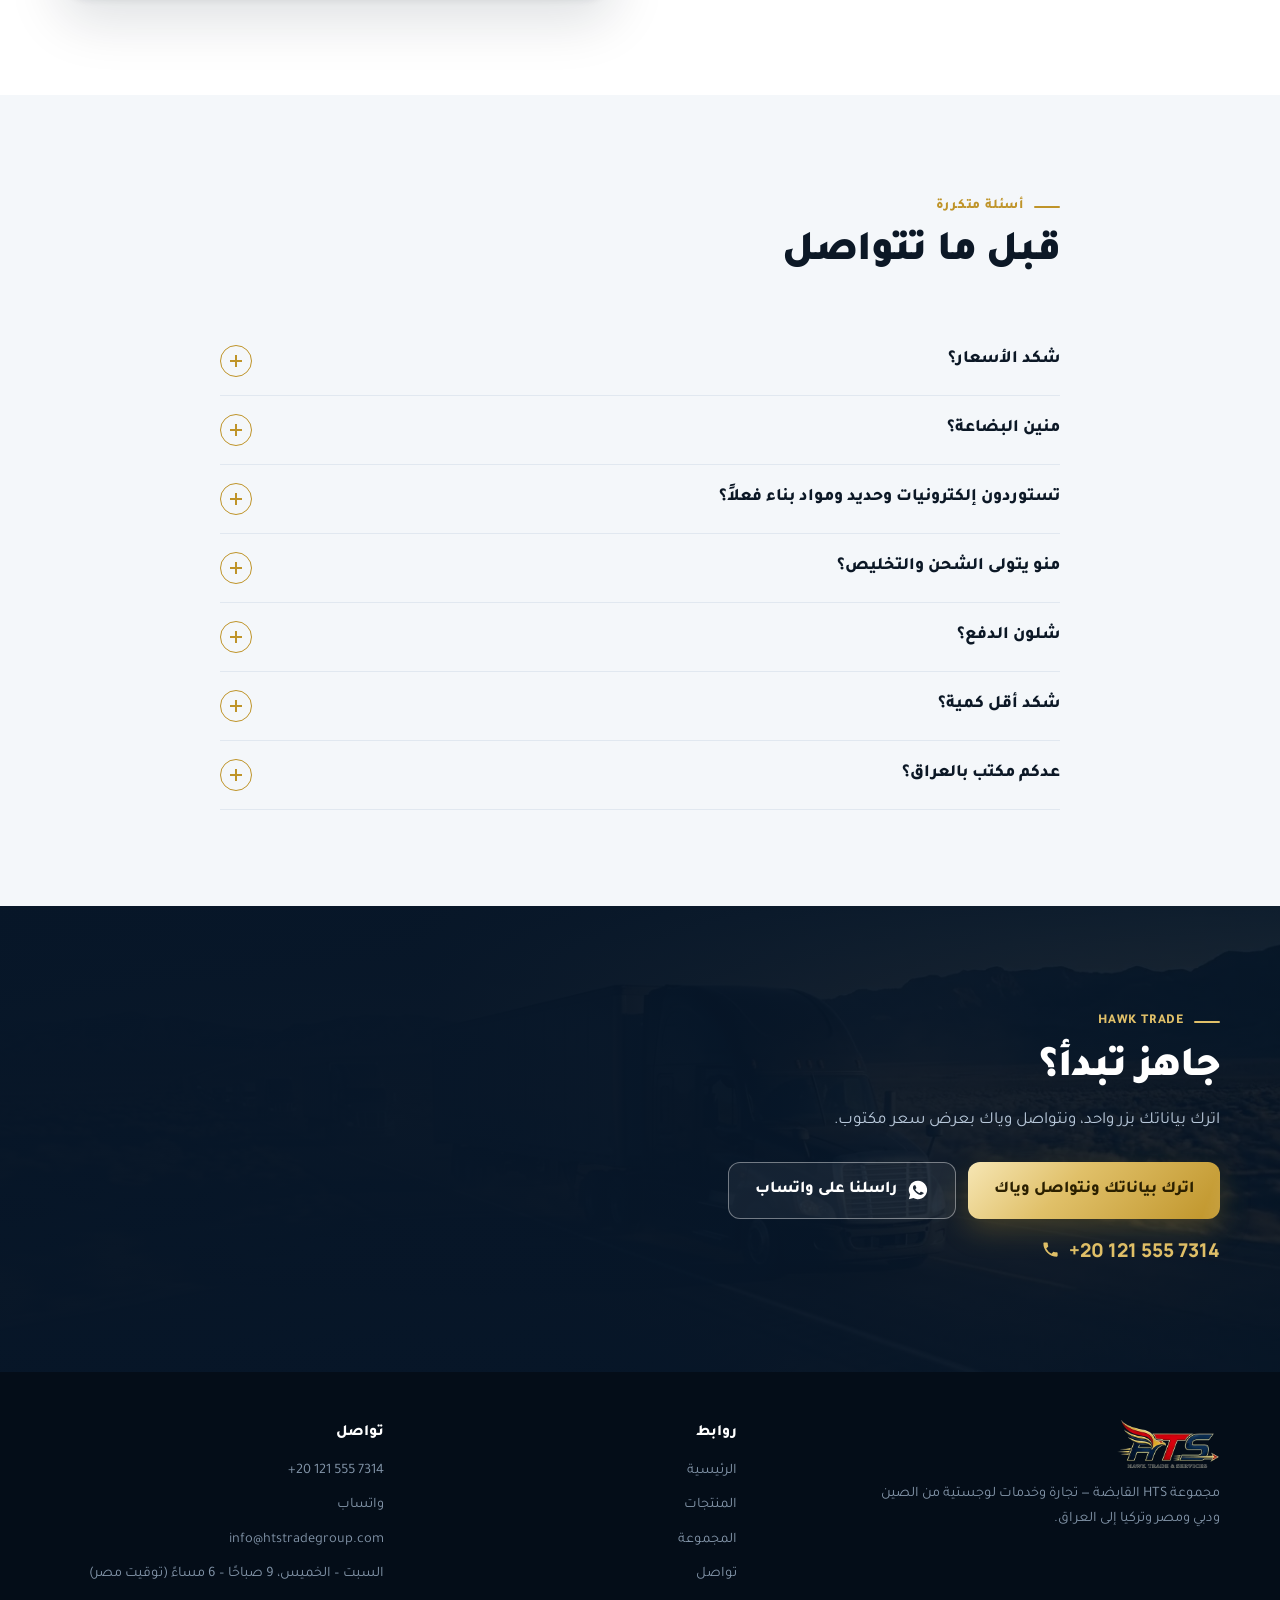
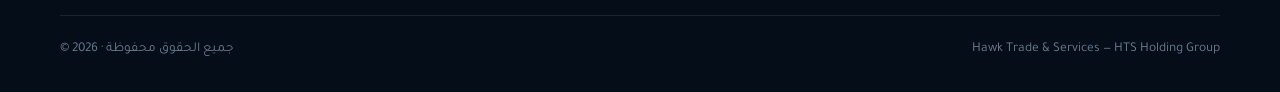
<file: contact.html>
<!DOCTYPE html>
<html lang="ar" dir="rtl" data-title-ar="تواصل | Hawk Trade" data-title-en="Contact | Hawk Trade"><head>
<meta charset="utf-8">
<meta name="viewport" content="width=device-width,initial-scale=1,viewport-fit=cover">
<title>تواصل | Hawk Trade</title>
<meta name="description" content="اطلب عرض سعر من Hawk Trade — اترك بياناتك ونتواصل وياك خلال يوم عمل، أو راسلنا على واتساب.">
<link rel="canonical" href="https://hawk-trade.github.io/hawk-trade/contact.html">
<meta property="og:type" content="website">
<meta property="og:site_name" content="Hawk Trade">
<meta property="og:locale" content="ar_IQ">
<meta property="og:url" content="https://hawk-trade.github.io/hawk-trade/contact.html">
<meta property="og:title" content="اطلب عرض سعر — Hawk Trade">
<meta property="og:description" content="اترك بياناتك ونتواصل وياك خلال يوم عمل.">
<meta property="og:image" content="https://hawk-trade.github.io/hawk-trade/og.jpg">
<meta property="og:image:secure_url" content="https://hawk-trade.github.io/hawk-trade/og.jpg">
<meta property="og:image:type" content="image/jpeg">
<meta property="og:image:width" content="1200">
<meta property="og:image:height" content="630">
<meta property="og:image:alt" content="Hawk Trade — استيراد بالجملة إلى العراق">
<meta name="twitter:card" content="summary_large_image">
<meta name="twitter:title" content="اطلب عرض سعر — Hawk Trade">
<meta name="twitter:description" content="اترك بياناتك ونتواصل وياك خلال يوم عمل.">
<meta name="twitter:image" content="https://hawk-trade.github.io/hawk-trade/og.jpg">
<meta name="theme-color" content="#071628">
<meta name="referrer" content="strict-origin-when-cross-origin">
<link rel="icon" href="img/favicon.png">
<link rel="apple-touch-icon" href="img/favicon.png">
<link rel="preconnect" href="https://fonts.googleapis.com">
<link rel="preconnect" href="https://fonts.gstatic.com" crossorigin>
<link href="https://fonts.googleapis.com/css2?family=Tajawal:wght@400;500;700;800;900&family=Manrope:wght@400;600;700;800&display=swap" rel="stylesheet">
<link rel="stylesheet" href="assets/site.css">

</head>
<body>

<div class="loader" id="loader">
  <div class="ld">
    <img class="ld-logo" src="img/hts-logo-sm.webp" alt="" width="300" height="140">
    <div class="ld-road">
      <svg class="ld-truck" viewBox="0 0 120 60" aria-hidden="true">
        <rect x="4" y="12" width="60" height="30" rx="4" fill="#e0c069"/>
        <rect x="10" y="18" width="48" height="8" rx="2" fill="#bf9429" opacity=".55"/>
        <path d="M66 20h20l14 14v8H66z" fill="#143454" stroke="#e0c069" stroke-width="2"/>
        <rect x="70" y="23" width="13" height="9" rx="2" fill="#7cb6d6" opacity=".85"/>
        <circle class="whl" cx="26" cy="46" r="9" fill="#0c1826" stroke="#e0c069" stroke-width="2.5"/>
        <circle class="whl" cx="84" cy="46" r="9" fill="#0c1826" stroke="#e0c069" stroke-width="2.5"/>
      </svg>
      <div class="ld-line"></div>
    </div>
    <div class="ld-txt"><span data-t="ld_txt">جارٍ التحميل</span></div>
  </div>
</div>
<a class="sr" href="#main">تخطَّ إلى المحتوى</a>
<header class="hd">
<div class="wrap">
  <a class="brand" href="index.html" aria-label="Hawk Trade"><img src="img/hts-logo-sm.webp" alt="Hawk Trade" width="300" height="140"></a>
  <nav id="nav" aria-label="القائمة الرئيسية">
    <a href="index.html"><span data-t="nav_home">الرئيسية</span></a>
    <a href="products.html"><span data-t="nav_prod">المنتجات</span></a>
    <a href="group.html"><span data-t="nav_group">المجموعة</span></a>
    <a href="contact.html" aria-current="page"><span data-t="nav_contact">تواصل</span></a>
  </nav>
  <div class="tools">
    <button class="lang" id="lang" type="button">English</button>
    <button class="btn btn-gold btn-sm js-lead" type="button"><span data-t="nav_cta">اترك بياناتك</span></button>
    <button class="burger" id="burger" type="button" aria-label="القائمة" aria-expanded="false" aria-controls="nav"><span></span></button>
  </div>
</div>
</header>
<main id="main">
<section class="ph">
<div class="wrap">
  <nav class="crumb" aria-label="مسار"><a href="index.html"><span data-t="nav_home">الرئيسية</span></a> <span>/</span> <span data-t="nav_contact">تواصل</span></nav>
  <h1><span data-t="cp_h">تواصل ويانا</span></h1>
  <p><span data-t="cp_p">اترك بياناتك ونتواصل وياك، أو راسلنا مباشرة على واتساب. نرد خلال يوم عمل من السبت للخميس.</span></p>
</div>
</section>

<section>
<div class="wrap">
  <div class="split" style="align-items:start">
    <div class="rv">
      <div class="head" style="margin-bottom:22px"><span class="eye"><span data-t="cf_h">اطلب عرض سعر</span></span><h2 style="font-size:clamp(23px,3.2vw,32px)"><span data-t="q_h">سجّل طلبك خلال دقيقة</span></h2><p class="sub"><span data-t="cf_p">كل الحقول اختيارية ما عدا الاسم والرقم.</span></p></div>
      <form class="form" id="c-form" data-msg="c-msg" novalidate>
        <div class="fg">
          <div><label for="c-n"><span data-t="f_n">الاسم</span> *</label><input id="c-n" name="name" autocomplete="name" maxlength="80" required></div>
          <div><label for="c-ph"><span data-t="f_ph">رقم الهاتف / واتساب</span> *</label><input id="c-ph" name="phone" type="tel" inputmode="tel" dir="ltr" autocomplete="tel" placeholder="+964 7xx xxx xxxx" maxlength="25" required></div>
          <div><label for="c-em"><span data-t="f_em">البريد الإلكتروني</span></label><input id="c-em" name="email" type="email" inputmode="email" dir="ltr" autocomplete="email" maxlength="120"></div>
          <div><label for="c-c"><span data-t="f_c">اسم الشركة / المكتب</span></label><input id="c-c" name="company" autocomplete="organization" maxlength="100"></div>
          <div><label for="c-ci"><span data-t="f_ci">المدينة</span></label><input id="c-ci" name="city" maxlength="60"></div>
          <div><label for="c-ty"><span data-t="f_t">نوع النشاط</span></label><select id="c-ty" name="type"><option data-t="o1">مستورد</option><option data-t="o2">تاجر جملة</option><option data-t="o3">موزع</option><option data-t="o4">سوبرماركت / سلسلة</option><option data-t="o5">مقاولات</option><option data-t="o6">أخرى</option></select></div>
          <div class="full"><label for="c-sec"><span data-t="f_s">القطاع المطلوب</span></label><select id="c-sec" name="sector"><option data-t="k1">إلكترونيات وتكنولوجيا</option><option data-t="k2">حديد ومواد بناء</option><option data-t="k3">منتجات غذائية</option><option data-t="k4">أكثر من قطاع / غير ذلك</option></select></div>
          <div class="full"><label for="c-p"><span data-t="f_p">الأصناف المطلوبة</span></label><textarea id="c-p" name="items" maxlength="600"></textarea></div>
          <div class="full"><label for="c-q"><span data-t="f_q">الكمية التقريبية</span></label><input id="c-q" name="quantity" maxlength="100"></div>
        </div>
        <button class="btn btn-gold" type="submit"><span data-t="f_send">أرسل الطلب</span></button>
        <div class="msg" id="c-msg" role="alert"></div>
        <p class="hint-s"><span data-t="m_priv">بياناتك تستخدم للتواصل وياك بخصوص طلبك فقط.</span></p>
      </form>
    </div>

    <div class="rv">
      <div class="head" style="margin-bottom:22px"><span class="eye"><span data-t="ci_k">بيانات التواصل</span></span><h2 style="font-size:clamp(23px,3.2vw,32px)"><span data-t="ci_h">تحب تتصل مباشرة؟</span></h2></div>
      <div class="card" style="margin-bottom:16px">
        <div class="ico"><svg viewBox="0 0 24 24"><path d="M6.6 10.8a15.1 15.1 0 0 0 6.6 6.6l2.2-2.2c.3-.3.7-.4 1-.2 1.1.4 2.3.6 3.6.6.6 0 1 .4 1 1V20c0 .6-.4 1-1 1A17 17 0 0 1 3 4c0-.6.4-1 1-1h3.5c.6 0 1 .4 1 1 0 1.2.2 2.4.6 3.6.1.3 0 .7-.2 1l-2.3 2.2z"/></svg></div>
        <h3><a href="tel:+201215557314" dir="ltr" style="font-family:Manrope,sans-serif">+20 121 555 7314</a></h3>
        <p><span data-t="ci_hours_v">السبت – الخميس، 9 صباحًا – 6 مساءً (توقيت مصر)</span></p>
        <p data-mail style="margin-top:10px"><strong><span data-t="ci_mail">البريد الإلكتروني</span>:</strong> <a href="mailto:" dir="ltr" style="color:var(--gold)"></a></p>
        <p style="margin-top:16px"><a class="btn btn-wa js-wa" href="https://wa.me/201215557314?text=%D8%A7%D9%84%D8%B3%D9%84%D8%A7%D9%85%20%D8%B9%D9%84%D9%8A%D9%83%D9%85%D8%8C%20%D8%A3%D8%B1%D9%8A%D8%AF%20%D8%B9%D8%B1%D8%B6%20%D8%B3%D8%B9%D8%B1%20%D9%85%D9%86%20Hawk%20Trade" target="_blank" rel="noopener noreferrer" style="width:100%"><svg viewBox="0 0 24 24" aria-hidden="true"><path d="M12 2a10 10 0 0 0-8.6 15.1L2 22l5-1.3A10 10 0 1 0 12 2zm5.3 14.1c-.2.6-1.3 1.2-1.8 1.2-.5.1-1 .1-3.3-.8-2.8-1.1-4.5-4-4.6-4.2-.1-.2-1.1-1.5-1.1-2.8 0-1.4.7-2 1-2.3.2-.3.5-.3.7-.3h.5c.2 0 .4 0 .6.5l.8 2c.1.2.1.4 0 .6l-.4.6-.4.4c-.1.2-.3.3-.1.6.2.3.8 1.3 1.7 2.1 1.2 1 2.1 1.3 2.4 1.5.3.1.5.1.7-.1l.9-1.1c.2-.3.4-.2.7-.1l1.9.9c.3.1.5.2.5.3.1.2.1.7-.1 1.3z"/></svg><span data-t="cta_wa">راسلنا على واتساب</span></a></p>
      </div>
      <div class="grid g2" style="gap:16px">
        <div class="card"><h3 style="font-size:16px"><span data-t="ci_resp">وقت الرد</span></h3><p><span data-t="ci_resp_v">خلال يوم عمل واحد</span></p></div>
        <div class="card"><h3 style="font-size:16px"><span data-t="ci_hours">ساعات العمل</span></h3><p><span data-t="ci_hours_v">السبت – الخميس، 9 صباحًا – 6 مساءً (توقيت مصر)</span></p></div>
      </div>
      <div class="fig" style="margin-top:16px;border-radius:var(--r-xl);overflow:hidden"><img src="img/ops-pallets.webp" alt="" width="1024" height="1024" loading="lazy" decoding="async"></div>
    </div>
  </div>
</div>
</section>

<section class="soft">
<div class="wrap faq">
  <div class="head rv"><span class="eye"><span data-t="faq_k">أسئلة متكررة</span></span><h2><span data-t="faq_h">قبل ما تتواصل</span></h2></div>
  <details class="rv"><summary><span data-t="fq1">شكد الأسعار؟</span></summary><p><span data-t="fa1">السعر يعتمد على الصنف والكمية والتعبئة وسوق المصدر. أرسل لنا طلبك ونرجع لك بعرض سعر مكتوب.</span></p></details>
  <details class="rv"><summary><span data-t="fq2">منين البضاعة؟</span></summary><p><span data-t="fa2">من أسواق المجموعة: الصين ودبي ومصر وتركيا — ونقدر نوفّر من أسواق ثانية حسب الصنف. بلد المنشأ واضح في عرض السعر لكل صنف.</span></p></details>
  <details class="rv"><summary><span data-t="fq3">تستوردون إلكترونيات وحديد ومواد بناء فعلاً؟</span></summary><p><span data-t="fa3">إي. من ضمن شركات المجموعة شركة Headway في دبي متخصصة في تجارة أجهزة الكمبيوتر والتكنولوجيا، وشبكتنا اللوجستية تتعامل مع كل أنواع البضائع.</span></p></details>
  <details class="rv"><summary><span data-t="fq4">منو يتولى الشحن والتخليص؟</span></summary><p><span data-t="fa4">شركات المجموعة اللوجستية تتولى تنسيق الشحن والتخليص بنفسها، وتتابع الشحنة لحد ما توصل.</span></p></details>
  <details class="rv"><summary><span data-t="fq5">شلون الدفع؟</span></summary><p><span data-t="fa5">طرق الدفع تتحدد حسب حجم الطلبية، وترسل لك مكتوبة مع عرض السعر.</span></p></details>
  <details class="rv"><summary><span data-t="fq6">شكد أقل كمية؟</span></summary><p><span data-t="fa6">نشتغل بكميات الجملة، ونوفّر حاويات كاملة أو جزئية حسب حجم طلبك. أرسل طلبك ونوضح لك.</span></p></details>
  <details class="rv"><summary><span data-t="fq7">عدكم مكتب بالعراق؟</span></summary><p><span data-t="fa7">المجموعة راح تفتح شركة لوجستية في العراق قريبًا، وبعد الاتفاق يقدر ممثلنا يتابع وياك مباشرة.</span></p></details>
</div>
</section>


<section class="band">
<img src="img/bg-road.webp" alt="" width="1376" height="768" loading="lazy" decoding="async">
<div class="wrap rv">
  <span class="eye" style="color:var(--gold-2)">Hawk Trade</span>
  <h2><span data-t="band_h">جاهز تبدأ؟</span></h2>
  <p><span data-t="band_p">اترك بياناتك بزر واحد، ونتواصل وياك بعرض سعر مكتوب.</span></p>
  <div class="ctas" style="margin-top:0">
    <button class="btn btn-gold js-lead" type="button"><span data-t="cta_lead">اترك بياناتك ونتواصل وياك</span></button>
    <a class="btn btn-line js-wa" href="https://wa.me/201215557314?text=%D8%A7%D9%84%D8%B3%D9%84%D8%A7%D9%85%20%D8%B9%D9%84%D9%8A%D9%83%D9%85%D8%8C%20%D8%A3%D8%B1%D9%8A%D8%AF%20%D8%B9%D8%B1%D8%B6%20%D8%B3%D8%B9%D8%B1%20%D9%85%D9%86%20Hawk%20Trade" target="_blank" rel="noopener noreferrer"><svg viewBox="0 0 24 24" aria-hidden="true"><path d="M12 2a10 10 0 0 0-8.6 15.1L2 22l5-1.3A10 10 0 1 0 12 2zm5.3 14.1c-.2.6-1.3 1.2-1.8 1.2-.5.1-1 .1-3.3-.8-2.8-1.1-4.5-4-4.6-4.2-.1-.2-1.1-1.5-1.1-2.8 0-1.4.7-2 1-2.3.2-.3.5-.3.7-.3h.5c.2 0 .4 0 .6.5l.8 2c.1.2.1.4 0 .6l-.4.6-.4.4c-.1.2-.3.3-.1.6.2.3.8 1.3 1.7 2.1 1.2 1 2.1 1.3 2.4 1.5.3.1.5.1.7-.1l.9-1.1c.2-.3.4-.2.7-.1l1.9.9c.3.1.5.2.5.3.1.2.1.7-.1 1.3z"/></svg><span data-t="cta_wa">راسلنا على واتساب</span></a>
  </div>
  <a class="tel" href="tel:+201215557314"><svg viewBox="0 0 24 24" aria-hidden="true"><path d="M6.6 10.8a15.1 15.1 0 0 0 6.6 6.6l2.2-2.2c.3-.3.7-.4 1-.2 1.1.4 2.3.6 3.6.6.6 0 1 .4 1 1V20c0 .6-.4 1-1 1A17 17 0 0 1 3 4c0-.6.4-1 1-1h3.5c.6 0 1 .4 1 1 0 1.2.2 2.4.6 3.6.1.3 0 .7-.2 1l-2.3 2.2z"/></svg><span dir="ltr">+20 121 555 7314</span></a>
</div>
</section>
</main>
<footer>
<div class="wrap">
  <div class="fgrid">
    <div>
      <img class="flogo" src="img/hts-logo-sm.webp" alt="Hawk Trade" width="300" height="140" loading="lazy" decoding="async">
      <p style="max-width:340px"><span data-t="f_about">مجموعة HTS القابضة — تجارة وخدمات لوجستية من الصين ودبي ومصر وتركيا إلى العراق.</span></p>
    </div>
    <div>
      <h4><span data-t="f_links">روابط</span></h4>
      <ul>
        <li><a href="index.html"><span data-t="nav_home">الرئيسية</span></a></li>
        <li><a href="products.html"><span data-t="nav_prod">المنتجات</span></a></li>
        <li><a href="group.html"><span data-t="nav_group">المجموعة</span></a></li>
        <li><a href="contact.html"><span data-t="nav_contact">تواصل</span></a></li>
      </ul>
    </div>
    <div>
      <h4><span data-t="f_contact">تواصل</span></h4>
      <ul>
        <li><a href="tel:+201215557314" dir="ltr">+20 121 555 7314</a></li>
        <li><a class="js-wa" href="https://wa.me/201215557314?text=%D8%A7%D9%84%D8%B3%D9%84%D8%A7%D9%85%20%D8%B9%D9%84%D9%8A%D9%83%D9%85%D8%8C%20%D8%A3%D8%B1%D9%8A%D8%AF%20%D8%B9%D8%B1%D8%B6%20%D8%B3%D8%B9%D8%B1%20%D9%85%D9%86%20Hawk%20Trade" target="_blank" rel="noopener noreferrer"><span data-t="ci_wa">واتساب</span></a></li>
        <li data-mail><a href="mailto:" dir="ltr"></a></li>
        <li><span data-t="ci_hours_v">السبت – الخميس، 9 صباحًا – 6 مساءً (توقيت مصر)</span></li>
      </ul>
    </div>
  </div>
  <div class="fbot">
    <span>Hawk Trade &amp; Services — HTS Holding Group</span>
    <span dir="ltr">© <span id="yr">2026</span> · <span data-t="f_rights">جميع الحقوق محفوظة</span></span>
  </div>
</div>
</footer>

<div class="leadbar">
  <button class="btn btn-gold js-lead" type="button"><span data-t="nav_cta">اترك بياناتك</span></button>
  <a class="btn btn-wa js-wa" href="https://wa.me/201215557314?text=%D8%A7%D9%84%D8%B3%D9%84%D8%A7%D9%85%20%D8%B9%D9%84%D9%8A%D9%83%D9%85%D8%8C%20%D8%A3%D8%B1%D9%8A%D8%AF%20%D8%B9%D8%B1%D8%B6%20%D8%B3%D8%B9%D8%B1%20%D9%85%D9%86%20Hawk%20Trade" target="_blank" rel="noopener noreferrer" aria-label="WhatsApp" style="flex:0 0 58px;padding:0"><svg viewBox="0 0 24 24" aria-hidden="true"><path d="M12 2a10 10 0 0 0-8.6 15.1L2 22l5-1.3A10 10 0 1 0 12 2zm5.3 14.1c-.2.6-1.3 1.2-1.8 1.2-.5.1-1 .1-3.3-.8-2.8-1.1-4.5-4-4.6-4.2-.1-.2-1.1-1.5-1.1-2.8 0-1.4.7-2 1-2.3.2-.3.5-.3.7-.3h.5c.2 0 .4 0 .6.5l.8 2c.1.2.1.4 0 .6l-.4.6-.4.4c-.1.2-.3.3-.1.6.2.3.8 1.3 1.7 2.1 1.2 1 2.1 1.3 2.4 1.5.3.1.5.1.7-.1l.9-1.1c.2-.3.4-.2.7-.1l1.9.9c.3.1.5.2.5.3.1.2.1.7-.1 1.3z"/></svg></a>
</div>

<div class="fabs">
  <a class="fab fab-wa js-wa" id="fab" href="https://wa.me/201215557314?text=%D8%A7%D9%84%D8%B3%D9%84%D8%A7%D9%85%20%D8%B9%D9%84%D9%8A%D9%83%D9%85%D8%8C%20%D8%A3%D8%B1%D9%8A%D8%AF%20%D8%B9%D8%B1%D8%B6%20%D8%B3%D8%B9%D8%B1%20%D9%85%D9%86%20Hawk%20Trade" target="_blank" rel="noopener noreferrer" aria-label="WhatsApp"><svg viewBox="0 0 24 24" aria-hidden="true"><path d="M12 2a10 10 0 0 0-8.6 15.1L2 22l5-1.3A10 10 0 1 0 12 2zm5.3 14.1c-.2.6-1.3 1.2-1.8 1.2-.5.1-1 .1-3.3-.8-2.8-1.1-4.5-4-4.6-4.2-.1-.2-1.1-1.5-1.1-2.8 0-1.4.7-2 1-2.3.2-.3.5-.3.7-.3h.5c.2 0 .4 0 .6.5l.8 2c.1.2.1.4 0 .6l-.4.6-.4.4c-.1.2-.3.3-.1.6.2.3.8 1.3 1.7 2.1 1.2 1 2.1 1.3 2.4 1.5.3.1.5.1.7-.1l.9-1.1c.2-.3.4-.2.7-.1l1.9.9c.3.1.5.2.5.3.1.2.1.7-.1 1.3z"/></svg></a>
</div>

<div class="ovl" id="ovl" role="dialog" aria-modal="true" aria-labelledby="m-title" aria-hidden="true">
  <div class="modal">
    <div id="m-body">
      <div class="mh">
        <button class="x js-close" type="button" aria-label="إغلاق">&times;</button>
        <h3 id="m-title"><span data-t="m_h">اترك بياناتك</span></h3>
        <p><span data-t="m_p">اسمك ورقمك بس — ونتواصل وياك خلال يوم عمل.</span></p>
      </div>
      <form id="m-form" data-msg="m-msg" novalidate>
        <div class="fg">
          <div class="full"><label for="m-n"><span data-t="f_n">الاسم</span> *</label><input id="m-n" name="name" autocomplete="name" maxlength="80" required></div>
          <div class="full"><label for="m-ph"><span data-t="f_ph">رقم الهاتف / واتساب</span> *</label><input id="m-ph" name="phone" type="tel" inputmode="tel" dir="ltr" autocomplete="tel" placeholder="+964 7xx xxx xxxx" maxlength="25" required></div>
          <div class="full"><label for="m-em"><span data-t="f_em_opt">البريد الإلكتروني (اختياري)</span></label><input id="m-em" name="email" type="email" inputmode="email" dir="ltr" autocomplete="email" maxlength="120"></div>
          <div class="full"><label for="m-note"><span data-t="m_note">شنو تحتاج؟ (اختياري)</span></label><textarea id="m-note" name="note" maxlength="500" style="min-height:84px"></textarea></div>
        </div>
        <button class="btn btn-gold" type="submit"><span data-t="m_send">أرسل</span></button>
        <div class="msg" id="m-msg" role="alert"></div>
        <p class="hint-s"><span data-t="m_priv">بياناتك تستخدم للتواصل وياك بخصوص طلبك فقط.</span></p>
      </form>
    </div>
    <div class="done" id="m-done" hidden>
      <div class="ck"><svg viewBox="0 0 24 24" aria-hidden="true"><path d="M5 13l4 4L19 7"/></svg></div>
      <h3><span data-t="m_ok_h">وصلنا طلبك</span></h3>
      <p><span data-t="m_ok_p">شكرًا لك. فريقنا راح يتواصل وياك خلال يوم عمل.</span></p>
      <a class="btn btn-wa js-wa" href="https://wa.me/201215557314?text=%D8%A7%D9%84%D8%B3%D9%84%D8%A7%D9%85%20%D8%B9%D9%84%D9%8A%D9%83%D9%85%D8%8C%20%D8%A3%D8%B1%D9%8A%D8%AF%20%D8%B9%D8%B1%D8%B6%20%D8%B3%D8%B9%D8%B1%20%D9%85%D9%86%20Hawk%20Trade" target="_blank" rel="noopener noreferrer" style="width:100%"><svg viewBox="0 0 24 24" aria-hidden="true"><path d="M12 2a10 10 0 0 0-8.6 15.1L2 22l5-1.3A10 10 0 1 0 12 2zm5.3 14.1c-.2.6-1.3 1.2-1.8 1.2-.5.1-1 .1-3.3-.8-2.8-1.1-4.5-4-4.6-4.2-.1-.2-1.1-1.5-1.1-2.8 0-1.4.7-2 1-2.3.2-.3.5-.3.7-.3h.5c.2 0 .4 0 .6.5l.8 2c.1.2.1.4 0 .6l-.4.6-.4.4c-.1.2-.3.3-.1.6.2.3.8 1.3 1.7 2.1 1.2 1 2.1 1.3 2.4 1.5.3.1.5.1.7-.1l.9-1.1c.2-.3.4-.2.7-.1l1.9.9c.3.1.5.2.5.3.1.2.1.7-.1 1.3z"/></svg><span data-t="m_ok_wa">تحب تستعجل؟ راسلنا على واتساب</span></a>
      <button class="btn btn-line-d js-close" type="button" style="width:100%;margin-top:10px"><span data-t="m_close">تمام</span></button>
    </div>
  </div>
</div>

<script src="assets/site.js"></script>
</body></html>
</file>
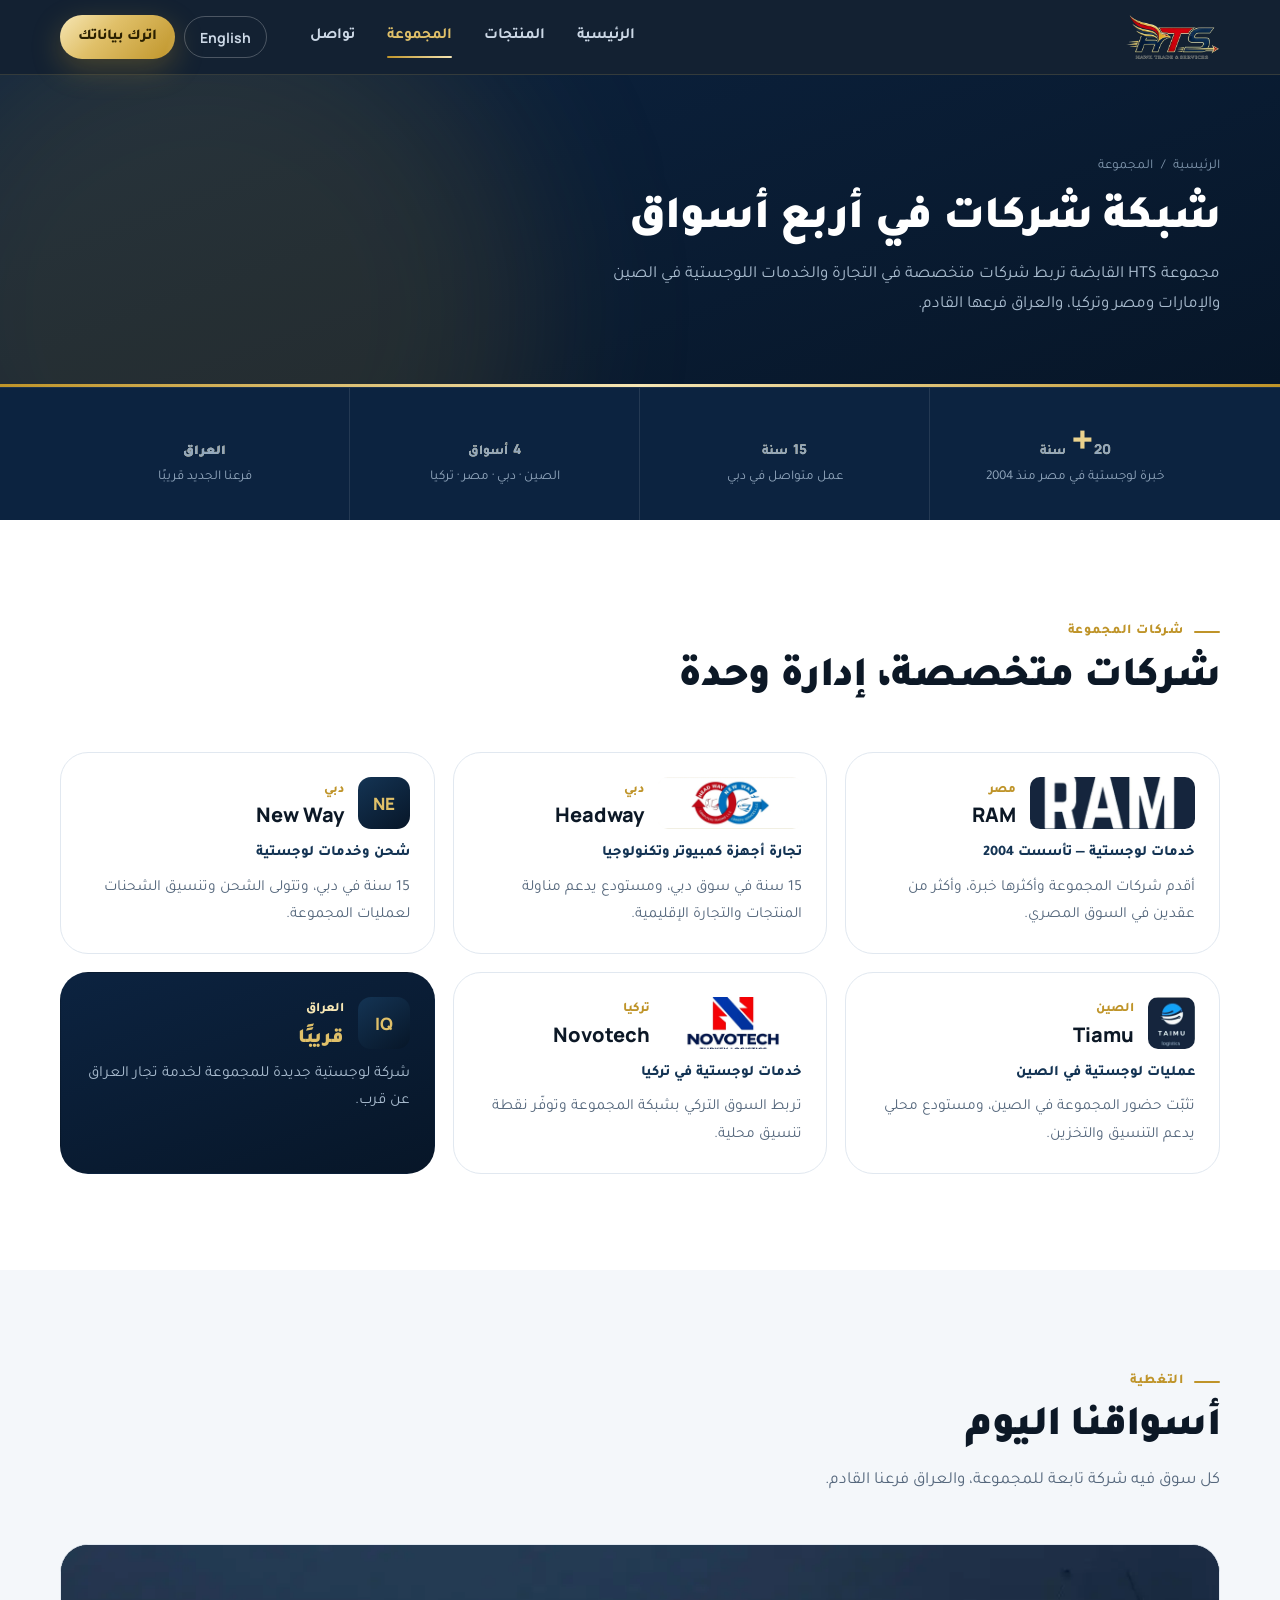
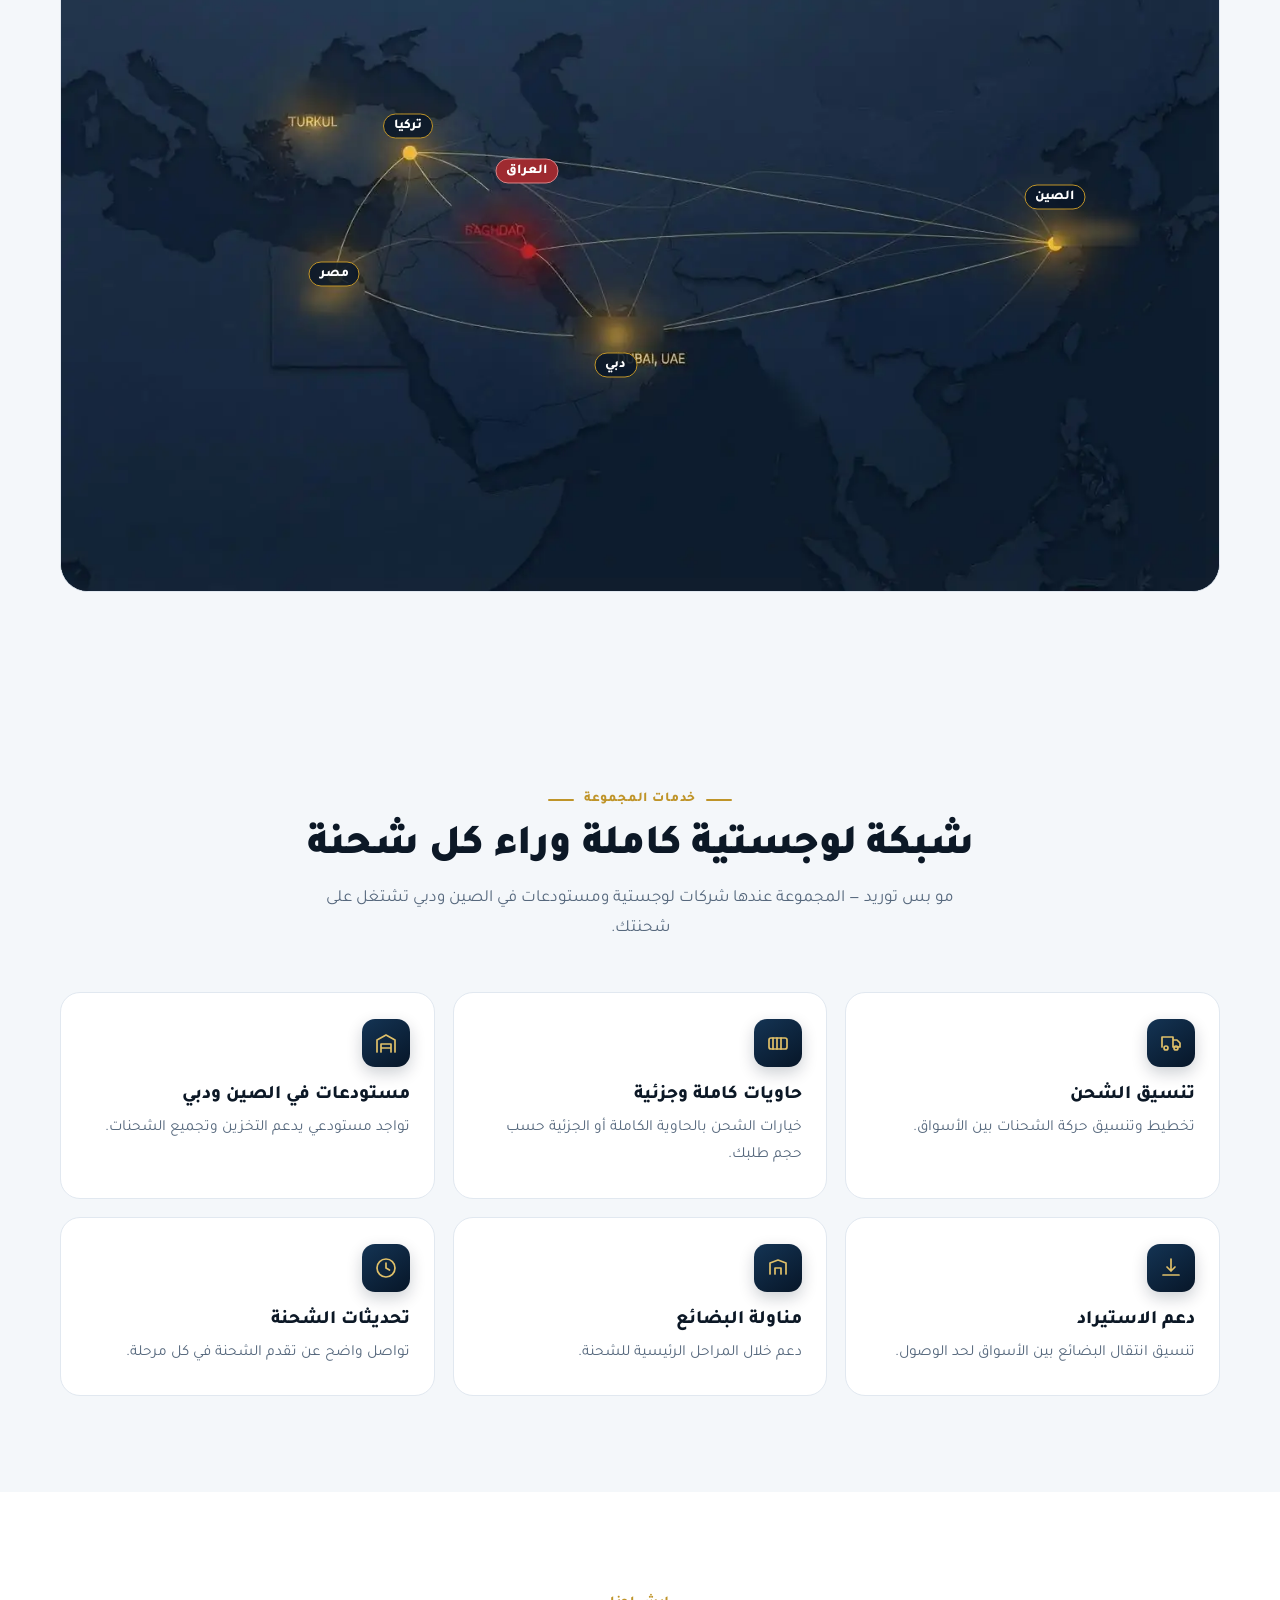
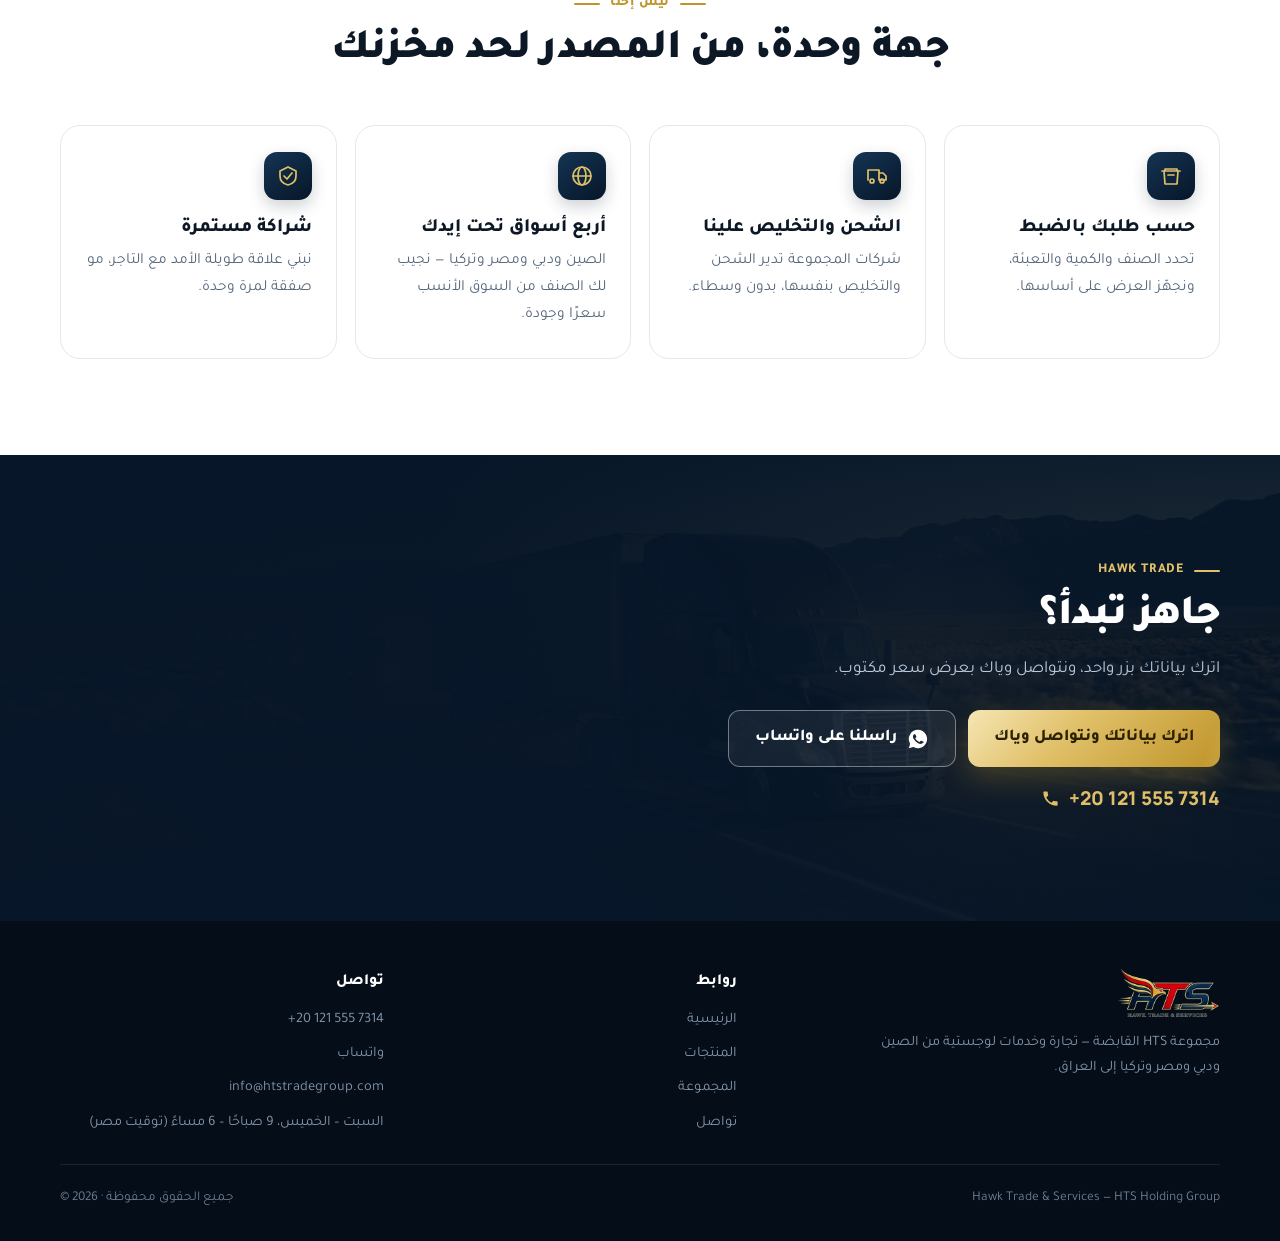
<file: group.html>
<!DOCTYPE html>
<html lang="ar" dir="rtl" data-title-ar="المجموعة | Hawk Trade" data-title-en="Our group | Hawk Trade"><head>
<meta charset="utf-8">
<meta name="viewport" content="width=device-width,initial-scale=1,viewport-fit=cover">
<title>المجموعة | Hawk Trade</title>
<meta name="description" content="مجموعة HTS القابضة — شبكة شركات تجارة وخدمات لوجستية في الصين والإمارات ومصر وتركيا، وفرع قادم في العراق.">
<link rel="canonical" href="https://hawk-trade.github.io/hawk-trade/group.html">
<meta property="og:type" content="website">
<meta property="og:site_name" content="Hawk Trade">
<meta property="og:locale" content="ar_IQ">
<meta property="og:url" content="https://hawk-trade.github.io/hawk-trade/group.html">
<meta property="og:title" content="مجموعة HTS — شبكة شركات في أربع أسواق">
<meta property="og:description" content="الصين · دبي · مصر · تركيا — والعراق قريبًا.">
<meta property="og:image" content="https://hawk-trade.github.io/hawk-trade/og.jpg">
<meta property="og:image:secure_url" content="https://hawk-trade.github.io/hawk-trade/og.jpg">
<meta property="og:image:type" content="image/jpeg">
<meta property="og:image:width" content="1200">
<meta property="og:image:height" content="630">
<meta property="og:image:alt" content="Hawk Trade — استيراد بالجملة إلى العراق">
<meta name="twitter:card" content="summary_large_image">
<meta name="twitter:title" content="مجموعة HTS — شبكة شركات في أربع أسواق">
<meta name="twitter:description" content="الصين · دبي · مصر · تركيا — والعراق قريبًا.">
<meta name="twitter:image" content="https://hawk-trade.github.io/hawk-trade/og.jpg">
<meta name="theme-color" content="#071628">
<meta name="referrer" content="strict-origin-when-cross-origin">
<link rel="icon" href="img/favicon.png">
<link rel="apple-touch-icon" href="img/favicon.png">
<link rel="preconnect" href="https://fonts.googleapis.com">
<link rel="preconnect" href="https://fonts.gstatic.com" crossorigin>
<link href="https://fonts.googleapis.com/css2?family=Tajawal:wght@400;500;700;800;900&family=Manrope:wght@400;600;700;800&display=swap" rel="stylesheet">
<link rel="stylesheet" href="assets/site.css">

</head>
<body>

<div class="loader" id="loader">
  <div class="ld">
    <img class="ld-logo" src="img/hts-logo-sm.webp" alt="" width="300" height="140">
    <div class="ld-road">
      <svg class="ld-truck" viewBox="0 0 120 60" aria-hidden="true">
        <rect x="4" y="12" width="60" height="30" rx="4" fill="#e0c069"/>
        <rect x="10" y="18" width="48" height="8" rx="2" fill="#bf9429" opacity=".55"/>
        <path d="M66 20h20l14 14v8H66z" fill="#143454" stroke="#e0c069" stroke-width="2"/>
        <rect x="70" y="23" width="13" height="9" rx="2" fill="#7cb6d6" opacity=".85"/>
        <circle class="whl" cx="26" cy="46" r="9" fill="#0c1826" stroke="#e0c069" stroke-width="2.5"/>
        <circle class="whl" cx="84" cy="46" r="9" fill="#0c1826" stroke="#e0c069" stroke-width="2.5"/>
      </svg>
      <div class="ld-line"></div>
    </div>
    <div class="ld-txt"><span data-t="ld_txt">جارٍ التحميل</span></div>
  </div>
</div>
<a class="sr" href="#main">تخطَّ إلى المحتوى</a>
<header class="hd">
<div class="wrap">
  <a class="brand" href="index.html" aria-label="Hawk Trade"><img src="img/hts-logo-sm.webp" alt="Hawk Trade" width="300" height="140"></a>
  <nav id="nav" aria-label="القائمة الرئيسية">
    <a href="index.html"><span data-t="nav_home">الرئيسية</span></a>
    <a href="products.html"><span data-t="nav_prod">المنتجات</span></a>
    <a href="group.html" aria-current="page"><span data-t="nav_group">المجموعة</span></a>
    <a href="contact.html"><span data-t="nav_contact">تواصل</span></a>
  </nav>
  <div class="tools">
    <button class="lang" id="lang" type="button">English</button>
    <button class="btn btn-gold btn-sm js-lead" type="button"><span data-t="nav_cta">اترك بياناتك</span></button>
    <button class="burger" id="burger" type="button" aria-label="القائمة" aria-expanded="false" aria-controls="nav"><span></span></button>
  </div>
</div>
</header>
<main id="main">
<section class="ph">
<div class="wrap">
  <nav class="crumb" aria-label="مسار"><a href="index.html"><span data-t="nav_home">الرئيسية</span></a> <span>/</span> <span data-t="nav_group">المجموعة</span></nav>
  <h1><span data-t="g_h">شبكة شركات في أربع أسواق</span></h1>
  <p><span data-t="gp_p">مجموعة HTS القابضة تربط شركات متخصصة في التجارة والخدمات اللوجستية في الصين والإمارات ومصر وتركيا، والعراق فرعها القادم.</span></p>
</div>
</section>


<div class="trust">
<div class="wrap">
  <div class="t rv"><b><bdi dir="ltr">+<span class="cnt" data-n="20">20</span></bdi><small><span data-t="t1b">سنة</span></small></b><span data-t="t1">خبرة لوجستية في مصر منذ 2004</span></div>
  <div class="t rv"><b><span class="cnt" data-n="15">15</span><small><span data-t="t2b">سنة</span></small></b><span data-t="t2">عمل متواصل في دبي</span></div>
  <div class="t rv"><b><span class="cnt" data-n="4">4</span><small><span data-t="t3b">أسواق</span></small></b><span data-t="t3">الصين · دبي · مصر · تركيا</span></div>
  <div class="t rv"><b><span data-t="t4b">العراق</span></b><span data-t="t4">فرعنا الجديد قريبًا</span></div>
</div>
</div>

<section>
<div class="wrap">
  <div class="head rv"><span class="eye"><span data-t="gc_k">شركات المجموعة</span></span><h2><span data-t="gc_h">شركات متخصصة، إدارة وحدة</span></h2></div>
  <div class="cos rv-s">
  
  <div class="co">
    <div class="co-top">
      <img class="co-logo" src="img/co-ram.webp" alt="RAM" height="52" loading="lazy" decoding="async">
      <div><small><span data-t="eg">مصر</span></small><h3>RAM</h3></div>
    </div>
    <b class="co-role"><span data-t="co_ram_t">خدمات لوجستية — تأسست 2004</span></b>
    <p><span data-t="co_ram">أقدم شركات المجموعة وأكثرها خبرة، وأكثر من عقدين في السوق المصري.</span></p>
  </div>
  <div class="co">
    <div class="co-top">
      <img class="co-logo" src="img/co-headway.webp" alt="Headway" height="52" loading="lazy" decoding="async">
      <div><small><span data-t="ae">دبي</span></small><h3>Headway</h3></div>
    </div>
    <b class="co-role"><span data-t="co_hw_t">تجارة أجهزة كمبيوتر وتكنولوجيا</span></b>
    <p><span data-t="co_hw">15 سنة في سوق دبي، ومستودع يدعم مناولة المنتجات والتجارة الإقليمية.</span></p>
  </div>
  <div class="co">
    <div class="co-top">
      <div class="co-mark">NE</div>
      <div><small><span data-t="ae">دبي</span></small><h3>New Way</h3></div>
    </div>
    <b class="co-role"><span data-t="co_nw_t">شحن وخدمات لوجستية</span></b>
    <p><span data-t="co_nw">15 سنة في دبي، وتتولى الشحن وتنسيق الشحنات لعمليات المجموعة.</span></p>
  </div>
  <div class="co">
    <div class="co-top">
      <img class="co-logo" src="img/co-tiamu.webp" alt="Tiamu" height="52" loading="lazy" decoding="async">
      <div><small><span data-t="cn">الصين</span></small><h3>Tiamu</h3></div>
    </div>
    <b class="co-role"><span data-t="co_tm_t">عمليات لوجستية في الصين</span></b>
    <p><span data-t="co_tm">تثبّت حضور المجموعة في الصين، ومستودع محلي يدعم التنسيق والتخزين.</span></p>
  </div>
  <div class="co">
    <div class="co-top">
      <img class="co-logo" src="img/co-novotech.webp" alt="Novotech" height="52" loading="lazy" decoding="async">
      <div><small><span data-t="tr">تركيا</span></small><h3>Novotech</h3></div>
    </div>
    <b class="co-role"><span data-t="co_nv_t">خدمات لوجستية في تركيا</span></b>
    <p><span data-t="co_nv">تربط السوق التركي بشبكة المجموعة وتوفّر نقطة تنسيق محلية.</span></p>
  </div>
  <div class="co soon">
    <div class="co-top">
      <div class="co-mark">IQ</div>
      <div><small><span data-t="iq">العراق</span></small><h3><span data-t="soon">قريبًا</span></h3></div>
    </div>
    
    <p><span data-t="co_iq">شركة لوجستية جديدة للمجموعة لخدمة تجار العراق عن قرب.</span></p>
  </div>
  </div>
</div>
</section>

<section class="soft">
<div class="wrap">
  <div class="head rv"><span class="eye"><span data-t="gm_k">التغطية</span></span><h2><span data-t="gm_h">أسواقنا اليوم</span></h2><p class="sub"><span data-t="gm_p">كل سوق فيه شركة تابعة للمجموعة، والعراق فرعنا القادم.</span></p></div>
  
<div class="map rv">
  <picture><source media="(min-width:801px)" srcset="img/hts-map-1376.webp"><img src="img/hts-map-800.webp" alt="خريطة أسواق مجموعة HTS" width="800" height="447" loading="lazy" decoding="async"></picture>
  <span class="pin" style="left:23.6%;top:51%"><span data-t="eg">مصر</span></span>
  <span class="pin" style="left:30%;top:28%"><span data-t="tr">تركيا</span></span>
  <span class="pin iq" style="left:40.2%;top:35%"><span data-t="iq">العراق</span></span>
  <span class="pin" style="left:47.9%;top:65%"><span data-t="ae">دبي</span></span>
  <span class="pin" style="left:85.8%;top:39%"><span data-t="cn">الصين</span></span>
</div>
</div>
</section>


<section class="soft">
<div class="wrap">
  <div class="head c rv"><span class="eye"><span data-t="sv_k">خدمات المجموعة</span></span><h2><span data-t="sv_h">شبكة لوجستية كاملة وراء كل شحنة</span></h2><p class="sub"><span data-t="sv_p">مو بس توريد — المجموعة عندها شركات لوجستية ومستودعات في الصين ودبي تشتغل على شحنتك.</span></p></div>
  <div class="grid g3 rv-s">
    <div class="card"><div class="ico"><svg viewBox="0 0 24 24"><path d="M3 16V6h11v10M14 9h4l3 3v4h-7"/><circle cx="7" cy="17" r="2"/><circle cx="17" cy="17" r="2"/></svg></div><h3><span data-t="v1h">تنسيق الشحن</span></h3><p><span data-t="v1">تخطيط وتنسيق حركة الشحنات بين الأسواق.</span></p></div>
    <div class="card"><div class="ico"><svg viewBox="0 0 24 24"><rect x="3" y="7" width="18" height="11" rx="2"/><path d="M7 7v11M11 7v11M15 7v11"/></svg></div><h3><span data-t="v2h">حاويات كاملة وجزئية</span></h3><p><span data-t="v2">خيارات الشحن بالحاوية الكاملة أو الجزئية حسب حجم طلبك.</span></p></div>
    <div class="card"><div class="ico"><svg viewBox="0 0 24 24"><path d="M3 21V9l9-5 9 5v12"/><path d="M7 21v-8h10v8M7 17h10"/></svg></div><h3><span data-t="v3h">مستودعات في الصين ودبي</span></h3><p><span data-t="v3">تواجد مستودعي يدعم التخزين وتجميع الشحنات.</span></p></div>
    <div class="card"><div class="ico"><svg viewBox="0 0 24 24"><path d="M12 3v12M8 11l4 4 4-4"/><path d="M4 19h16"/></svg></div><h3><span data-t="v4h">دعم الاستيراد</span></h3><p><span data-t="v4">تنسيق انتقال البضائع بين الأسواق لحد الوصول.</span></p></div>
    <div class="card"><div class="ico"><svg viewBox="0 0 24 24"><path d="M4 18V7l8-3 8 3v11"/><path d="M9 18v-6h6v6"/></svg></div><h3><span data-t="v5h">مناولة البضائع</span></h3><p><span data-t="v5">دعم خلال المراحل الرئيسية للشحنة.</span></p></div>
    <div class="card"><div class="ico"><svg viewBox="0 0 24 24"><circle cx="12" cy="12" r="9"/><path d="M12 7v5l3.5 2"/></svg></div><h3><span data-t="v6h">تحديثات الشحنة</span></h3><p><span data-t="v6">تواصل واضح عن تقدم الشحنة في كل مرحلة.</span></p></div>
  </div>
</div>
</section>

<section>
<div class="wrap">
  <div class="head c rv"><span class="eye"><span data-t="why_k">ليش إحنا</span></span><h2><span data-t="why_h">جهة وحدة، من المصدر لحد مخزنك</span></h2></div>
  
<div class="grid g4 rv-s">
  <div class="card"><div class="ico"><svg viewBox="0 0 24 24"><path d="M3 7h18M6 7V5h12v2M5 7l1 13h12l1-13"/><path d="M9 11h6"/></svg></div><h3><span data-t="w1h">حسب طلبك بالضبط</span></h3><p><span data-t="w1">تحدد الصنف والكمية والتعبئة، ونجهّز العرض على أساسها.</span></p></div>
  <div class="card"><div class="ico"><svg viewBox="0 0 24 24"><path d="M3 16V6h11v10M14 9h4l3 3v4h-7"/><circle cx="7" cy="17" r="2"/><circle cx="17" cy="17" r="2"/></svg></div><h3><span data-t="w2h">الشحن والتخليص علينا</span></h3><p><span data-t="w2">شركات المجموعة تدير الشحن والتخليص بنفسها، بدون وسطاء.</span></p></div>
  <div class="card"><div class="ico"><svg viewBox="0 0 24 24"><circle cx="12" cy="12" r="9"/><ellipse cx="12" cy="12" rx="4" ry="9"/><path d="M3 12h18"/></svg></div><h3><span data-t="w3h">أربع أسواق تحت إيدك</span></h3><p><span data-t="w3">الصين ودبي ومصر وتركيا — نجيب لك الصنف من السوق الأنسب سعرًا وجودة.</span></p></div>
  <div class="card"><div class="ico"><svg viewBox="0 0 24 24"><path d="M8 12l3 3 5-6"/><path d="M12 3l8 4v5c0 5-3.5 8-8 9-4.5-1-8-4-8-9V7z"/></svg></div><h3><span data-t="w4h">شراكة مستمرة</span></h3><p><span data-t="w4">نبني علاقة طويلة الأمد مع التاجر، مو صفقة لمرة وحدة.</span></p></div>
</div>
</div>
</section>


<section class="band">
<img src="img/bg-road.webp" alt="" width="1376" height="768" loading="lazy" decoding="async">
<div class="wrap rv">
  <span class="eye" style="color:var(--gold-2)">Hawk Trade</span>
  <h2><span data-t="band_h">جاهز تبدأ؟</span></h2>
  <p><span data-t="band_p">اترك بياناتك بزر واحد، ونتواصل وياك بعرض سعر مكتوب.</span></p>
  <div class="ctas" style="margin-top:0">
    <button class="btn btn-gold js-lead" type="button"><span data-t="cta_lead">اترك بياناتك ونتواصل وياك</span></button>
    <a class="btn btn-line js-wa" href="https://wa.me/201215557314?text=%D8%A7%D9%84%D8%B3%D9%84%D8%A7%D9%85%20%D8%B9%D9%84%D9%8A%D9%83%D9%85%D8%8C%20%D8%A3%D8%B1%D9%8A%D8%AF%20%D8%B9%D8%B1%D8%B6%20%D8%B3%D8%B9%D8%B1%20%D9%85%D9%86%20Hawk%20Trade" target="_blank" rel="noopener noreferrer"><svg viewBox="0 0 24 24" aria-hidden="true"><path d="M12 2a10 10 0 0 0-8.6 15.1L2 22l5-1.3A10 10 0 1 0 12 2zm5.3 14.1c-.2.6-1.3 1.2-1.8 1.2-.5.1-1 .1-3.3-.8-2.8-1.1-4.5-4-4.6-4.2-.1-.2-1.1-1.5-1.1-2.8 0-1.4.7-2 1-2.3.2-.3.5-.3.7-.3h.5c.2 0 .4 0 .6.5l.8 2c.1.2.1.4 0 .6l-.4.6-.4.4c-.1.2-.3.3-.1.6.2.3.8 1.3 1.7 2.1 1.2 1 2.1 1.3 2.4 1.5.3.1.5.1.7-.1l.9-1.1c.2-.3.4-.2.7-.1l1.9.9c.3.1.5.2.5.3.1.2.1.7-.1 1.3z"/></svg><span data-t="cta_wa">راسلنا على واتساب</span></a>
  </div>
  <a class="tel" href="tel:+201215557314"><svg viewBox="0 0 24 24" aria-hidden="true"><path d="M6.6 10.8a15.1 15.1 0 0 0 6.6 6.6l2.2-2.2c.3-.3.7-.4 1-.2 1.1.4 2.3.6 3.6.6.6 0 1 .4 1 1V20c0 .6-.4 1-1 1A17 17 0 0 1 3 4c0-.6.4-1 1-1h3.5c.6 0 1 .4 1 1 0 1.2.2 2.4.6 3.6.1.3 0 .7-.2 1l-2.3 2.2z"/></svg><span dir="ltr">+20 121 555 7314</span></a>
</div>
</section>
</main>
<footer>
<div class="wrap">
  <div class="fgrid">
    <div>
      <img class="flogo" src="img/hts-logo-sm.webp" alt="Hawk Trade" width="300" height="140" loading="lazy" decoding="async">
      <p style="max-width:340px"><span data-t="f_about">مجموعة HTS القابضة — تجارة وخدمات لوجستية من الصين ودبي ومصر وتركيا إلى العراق.</span></p>
    </div>
    <div>
      <h4><span data-t="f_links">روابط</span></h4>
      <ul>
        <li><a href="index.html"><span data-t="nav_home">الرئيسية</span></a></li>
        <li><a href="products.html"><span data-t="nav_prod">المنتجات</span></a></li>
        <li><a href="group.html"><span data-t="nav_group">المجموعة</span></a></li>
        <li><a href="contact.html"><span data-t="nav_contact">تواصل</span></a></li>
      </ul>
    </div>
    <div>
      <h4><span data-t="f_contact">تواصل</span></h4>
      <ul>
        <li><a href="tel:+201215557314" dir="ltr">+20 121 555 7314</a></li>
        <li><a class="js-wa" href="https://wa.me/201215557314?text=%D8%A7%D9%84%D8%B3%D9%84%D8%A7%D9%85%20%D8%B9%D9%84%D9%8A%D9%83%D9%85%D8%8C%20%D8%A3%D8%B1%D9%8A%D8%AF%20%D8%B9%D8%B1%D8%B6%20%D8%B3%D8%B9%D8%B1%20%D9%85%D9%86%20Hawk%20Trade" target="_blank" rel="noopener noreferrer"><span data-t="ci_wa">واتساب</span></a></li>
        <li data-mail><a href="mailto:" dir="ltr"></a></li>
        <li><span data-t="ci_hours_v">السبت – الخميس، 9 صباحًا – 6 مساءً (توقيت مصر)</span></li>
      </ul>
    </div>
  </div>
  <div class="fbot">
    <span>Hawk Trade &amp; Services — HTS Holding Group</span>
    <span dir="ltr">© <span id="yr">2026</span> · <span data-t="f_rights">جميع الحقوق محفوظة</span></span>
  </div>
</div>
</footer>

<div class="leadbar">
  <button class="btn btn-gold js-lead" type="button"><span data-t="nav_cta">اترك بياناتك</span></button>
  <a class="btn btn-wa js-wa" href="https://wa.me/201215557314?text=%D8%A7%D9%84%D8%B3%D9%84%D8%A7%D9%85%20%D8%B9%D9%84%D9%8A%D9%83%D9%85%D8%8C%20%D8%A3%D8%B1%D9%8A%D8%AF%20%D8%B9%D8%B1%D8%B6%20%D8%B3%D8%B9%D8%B1%20%D9%85%D9%86%20Hawk%20Trade" target="_blank" rel="noopener noreferrer" aria-label="WhatsApp" style="flex:0 0 58px;padding:0"><svg viewBox="0 0 24 24" aria-hidden="true"><path d="M12 2a10 10 0 0 0-8.6 15.1L2 22l5-1.3A10 10 0 1 0 12 2zm5.3 14.1c-.2.6-1.3 1.2-1.8 1.2-.5.1-1 .1-3.3-.8-2.8-1.1-4.5-4-4.6-4.2-.1-.2-1.1-1.5-1.1-2.8 0-1.4.7-2 1-2.3.2-.3.5-.3.7-.3h.5c.2 0 .4 0 .6.5l.8 2c.1.2.1.4 0 .6l-.4.6-.4.4c-.1.2-.3.3-.1.6.2.3.8 1.3 1.7 2.1 1.2 1 2.1 1.3 2.4 1.5.3.1.5.1.7-.1l.9-1.1c.2-.3.4-.2.7-.1l1.9.9c.3.1.5.2.5.3.1.2.1.7-.1 1.3z"/></svg></a>
</div>

<div class="fabs">
  <a class="fab fab-wa js-wa" id="fab" href="https://wa.me/201215557314?text=%D8%A7%D9%84%D8%B3%D9%84%D8%A7%D9%85%20%D8%B9%D9%84%D9%8A%D9%83%D9%85%D8%8C%20%D8%A3%D8%B1%D9%8A%D8%AF%20%D8%B9%D8%B1%D8%B6%20%D8%B3%D8%B9%D8%B1%20%D9%85%D9%86%20Hawk%20Trade" target="_blank" rel="noopener noreferrer" aria-label="WhatsApp"><svg viewBox="0 0 24 24" aria-hidden="true"><path d="M12 2a10 10 0 0 0-8.6 15.1L2 22l5-1.3A10 10 0 1 0 12 2zm5.3 14.1c-.2.6-1.3 1.2-1.8 1.2-.5.1-1 .1-3.3-.8-2.8-1.1-4.5-4-4.6-4.2-.1-.2-1.1-1.5-1.1-2.8 0-1.4.7-2 1-2.3.2-.3.5-.3.7-.3h.5c.2 0 .4 0 .6.5l.8 2c.1.2.1.4 0 .6l-.4.6-.4.4c-.1.2-.3.3-.1.6.2.3.8 1.3 1.7 2.1 1.2 1 2.1 1.3 2.4 1.5.3.1.5.1.7-.1l.9-1.1c.2-.3.4-.2.7-.1l1.9.9c.3.1.5.2.5.3.1.2.1.7-.1 1.3z"/></svg></a>
</div>

<div class="ovl" id="ovl" role="dialog" aria-modal="true" aria-labelledby="m-title" aria-hidden="true">
  <div class="modal">
    <div id="m-body">
      <div class="mh">
        <button class="x js-close" type="button" aria-label="إغلاق">&times;</button>
        <h3 id="m-title"><span data-t="m_h">اترك بياناتك</span></h3>
        <p><span data-t="m_p">اسمك ورقمك بس — ونتواصل وياك خلال يوم عمل.</span></p>
      </div>
      <form id="m-form" data-msg="m-msg" novalidate>
        <div class="fg">
          <div class="full"><label for="m-n"><span data-t="f_n">الاسم</span> *</label><input id="m-n" name="name" autocomplete="name" maxlength="80" required></div>
          <div class="full"><label for="m-ph"><span data-t="f_ph">رقم الهاتف / واتساب</span> *</label><input id="m-ph" name="phone" type="tel" inputmode="tel" dir="ltr" autocomplete="tel" placeholder="+964 7xx xxx xxxx" maxlength="25" required></div>
          <div class="full"><label for="m-em"><span data-t="f_em_opt">البريد الإلكتروني (اختياري)</span></label><input id="m-em" name="email" type="email" inputmode="email" dir="ltr" autocomplete="email" maxlength="120"></div>
          <div class="full"><label for="m-note"><span data-t="m_note">شنو تحتاج؟ (اختياري)</span></label><textarea id="m-note" name="note" maxlength="500" style="min-height:84px"></textarea></div>
        </div>
        <button class="btn btn-gold" type="submit"><span data-t="m_send">أرسل</span></button>
        <div class="msg" id="m-msg" role="alert"></div>
        <p class="hint-s"><span data-t="m_priv">بياناتك تستخدم للتواصل وياك بخصوص طلبك فقط.</span></p>
      </form>
    </div>
    <div class="done" id="m-done" hidden>
      <div class="ck"><svg viewBox="0 0 24 24" aria-hidden="true"><path d="M5 13l4 4L19 7"/></svg></div>
      <h3><span data-t="m_ok_h">وصلنا طلبك</span></h3>
      <p><span data-t="m_ok_p">شكرًا لك. فريقنا راح يتواصل وياك خلال يوم عمل.</span></p>
      <a class="btn btn-wa js-wa" href="https://wa.me/201215557314?text=%D8%A7%D9%84%D8%B3%D9%84%D8%A7%D9%85%20%D8%B9%D9%84%D9%8A%D9%83%D9%85%D8%8C%20%D8%A3%D8%B1%D9%8A%D8%AF%20%D8%B9%D8%B1%D8%B6%20%D8%B3%D8%B9%D8%B1%20%D9%85%D9%86%20Hawk%20Trade" target="_blank" rel="noopener noreferrer" style="width:100%"><svg viewBox="0 0 24 24" aria-hidden="true"><path d="M12 2a10 10 0 0 0-8.6 15.1L2 22l5-1.3A10 10 0 1 0 12 2zm5.3 14.1c-.2.6-1.3 1.2-1.8 1.2-.5.1-1 .1-3.3-.8-2.8-1.1-4.5-4-4.6-4.2-.1-.2-1.1-1.5-1.1-2.8 0-1.4.7-2 1-2.3.2-.3.5-.3.7-.3h.5c.2 0 .4 0 .6.5l.8 2c.1.2.1.4 0 .6l-.4.6-.4.4c-.1.2-.3.3-.1.6.2.3.8 1.3 1.7 2.1 1.2 1 2.1 1.3 2.4 1.5.3.1.5.1.7-.1l.9-1.1c.2-.3.4-.2.7-.1l1.9.9c.3.1.5.2.5.3.1.2.1.7-.1 1.3z"/></svg><span data-t="m_ok_wa">تحب تستعجل؟ راسلنا على واتساب</span></a>
      <button class="btn btn-line-d js-close" type="button" style="width:100%;margin-top:10px"><span data-t="m_close">تمام</span></button>
    </div>
  </div>
</div>

<script src="assets/site.js"></script>
</body></html>
</file>
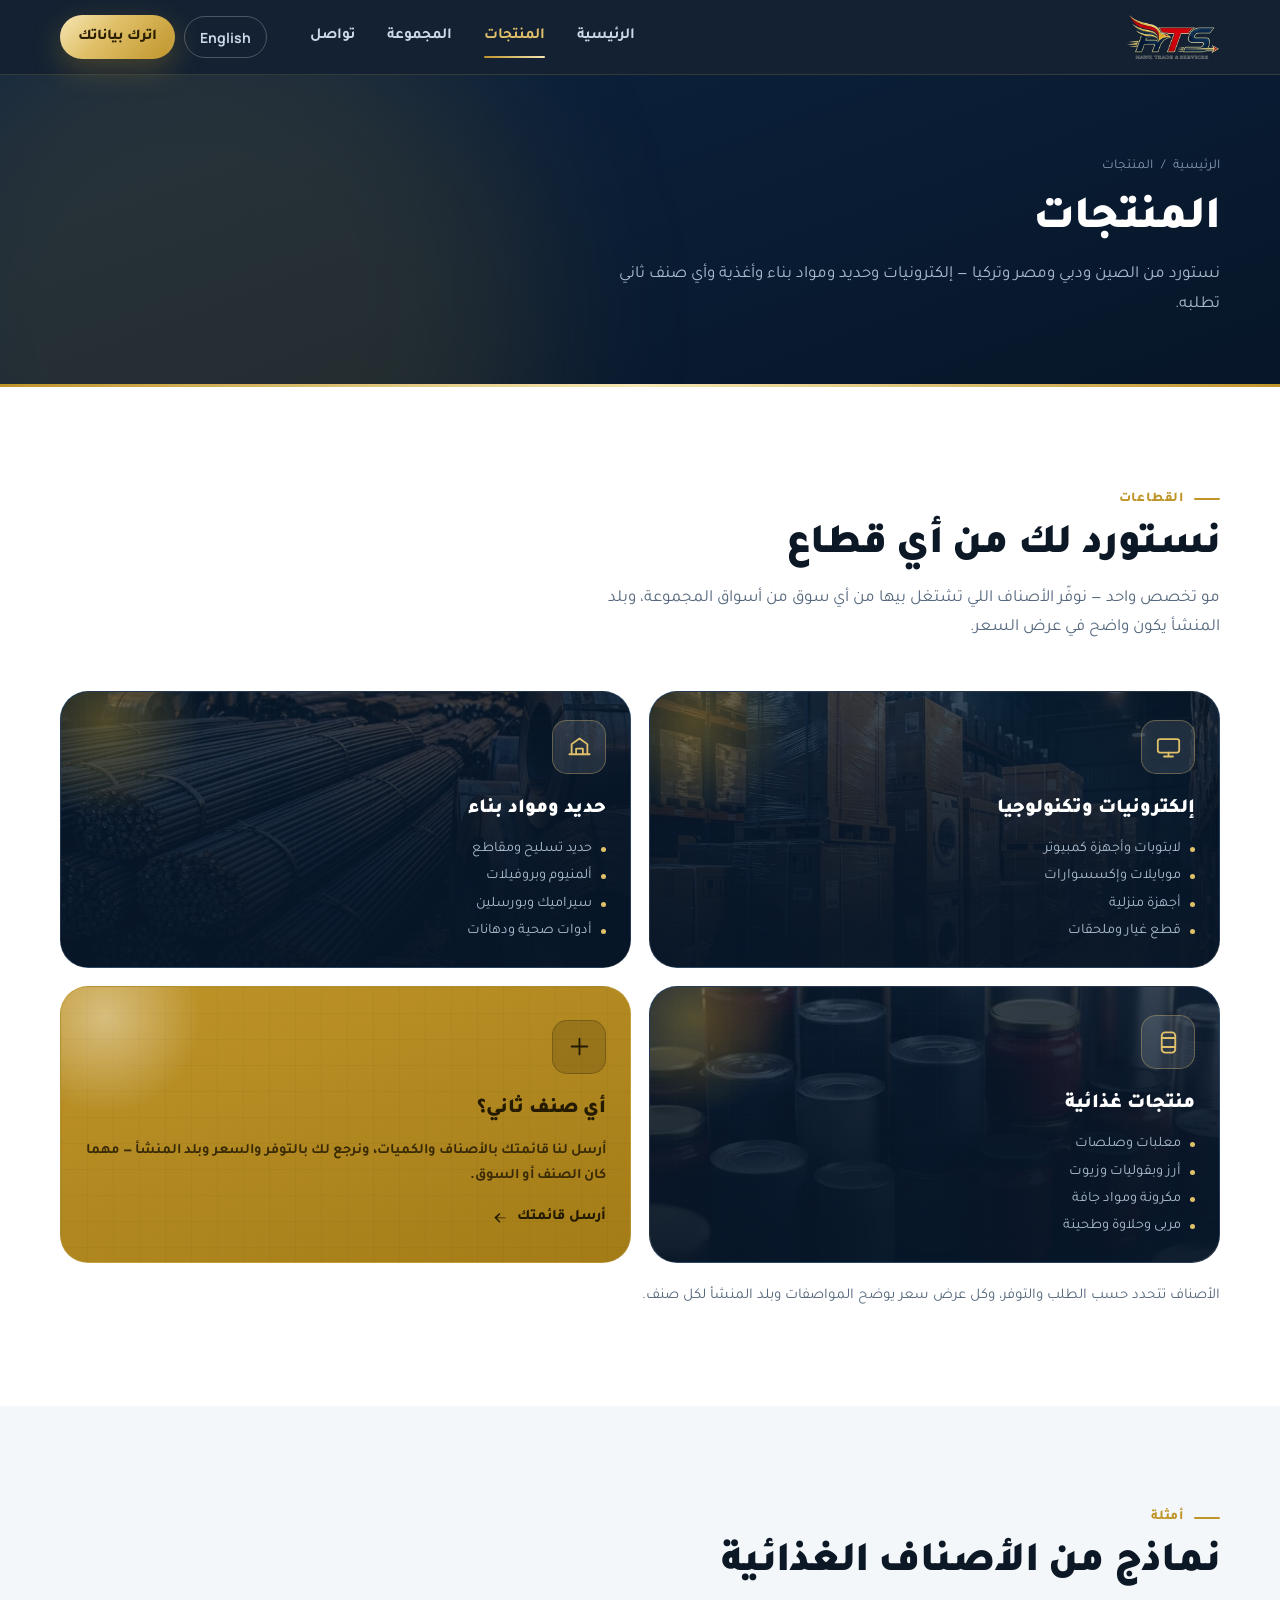
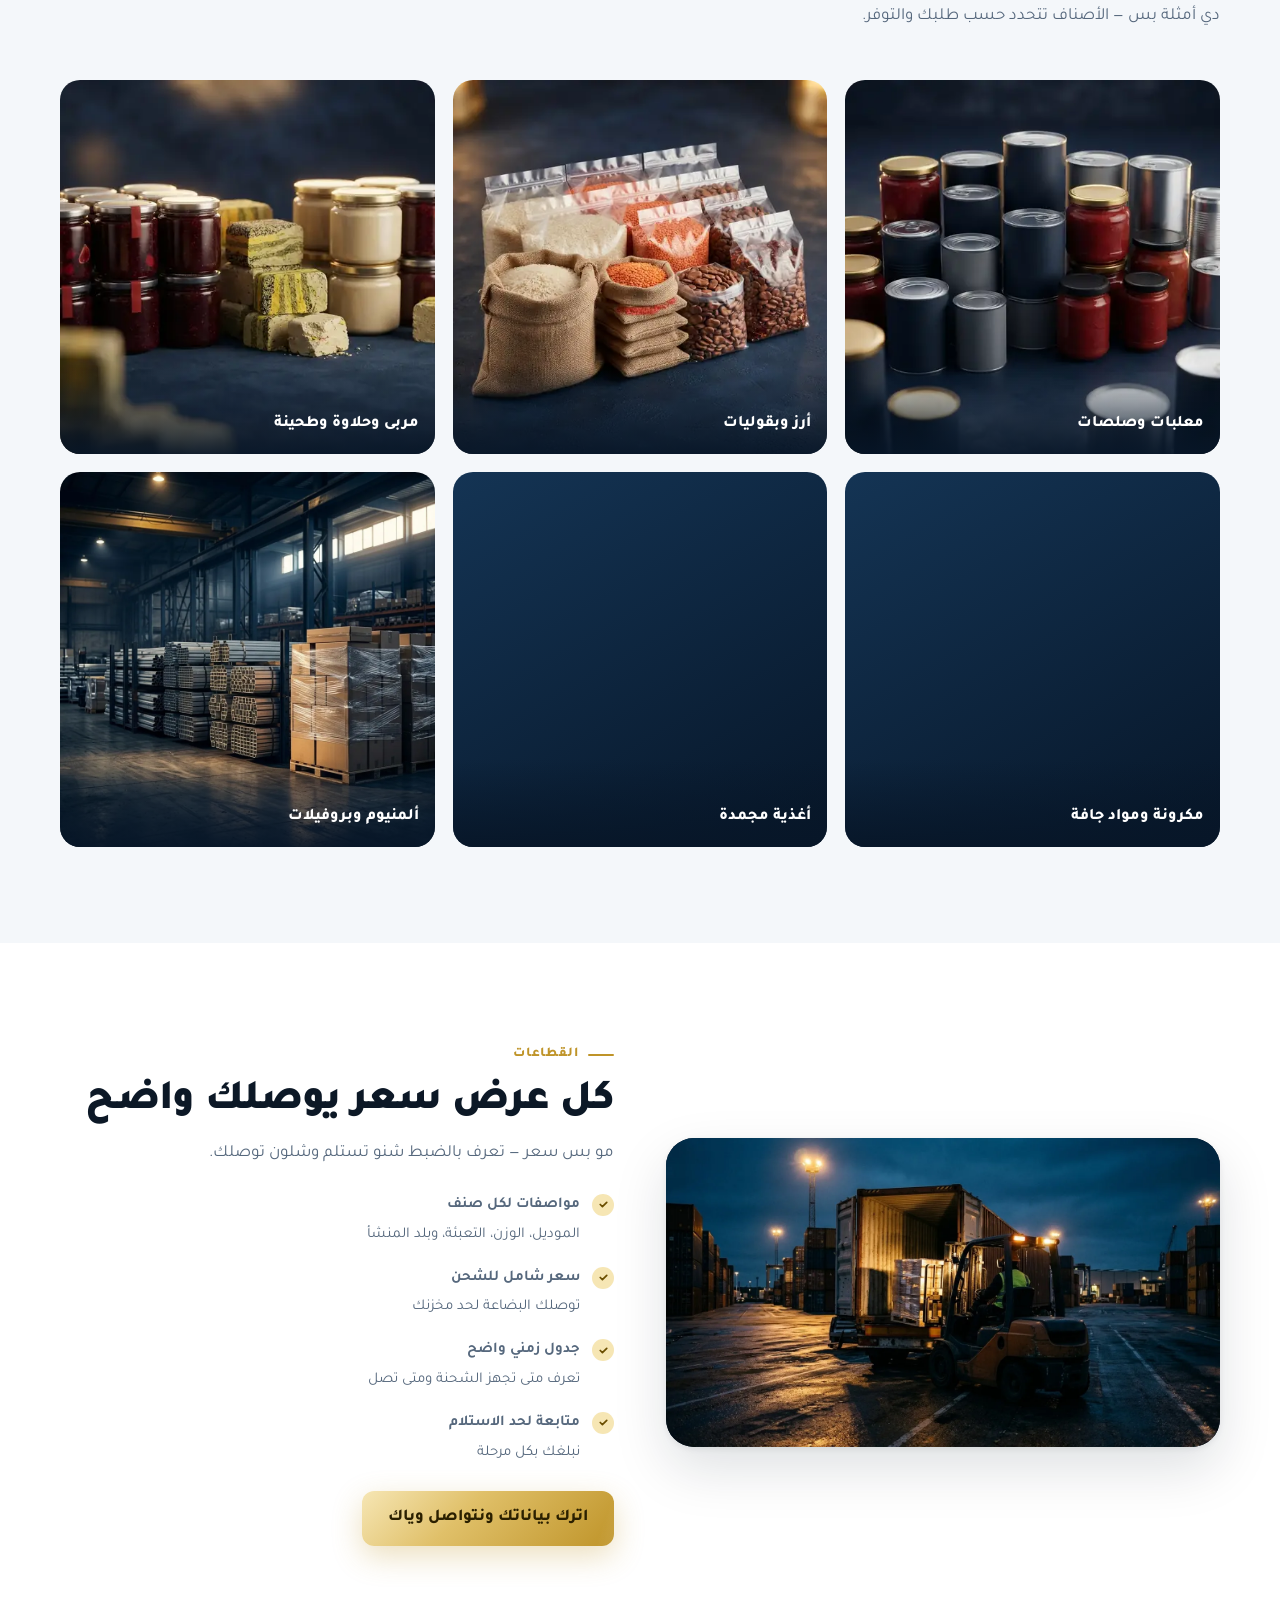
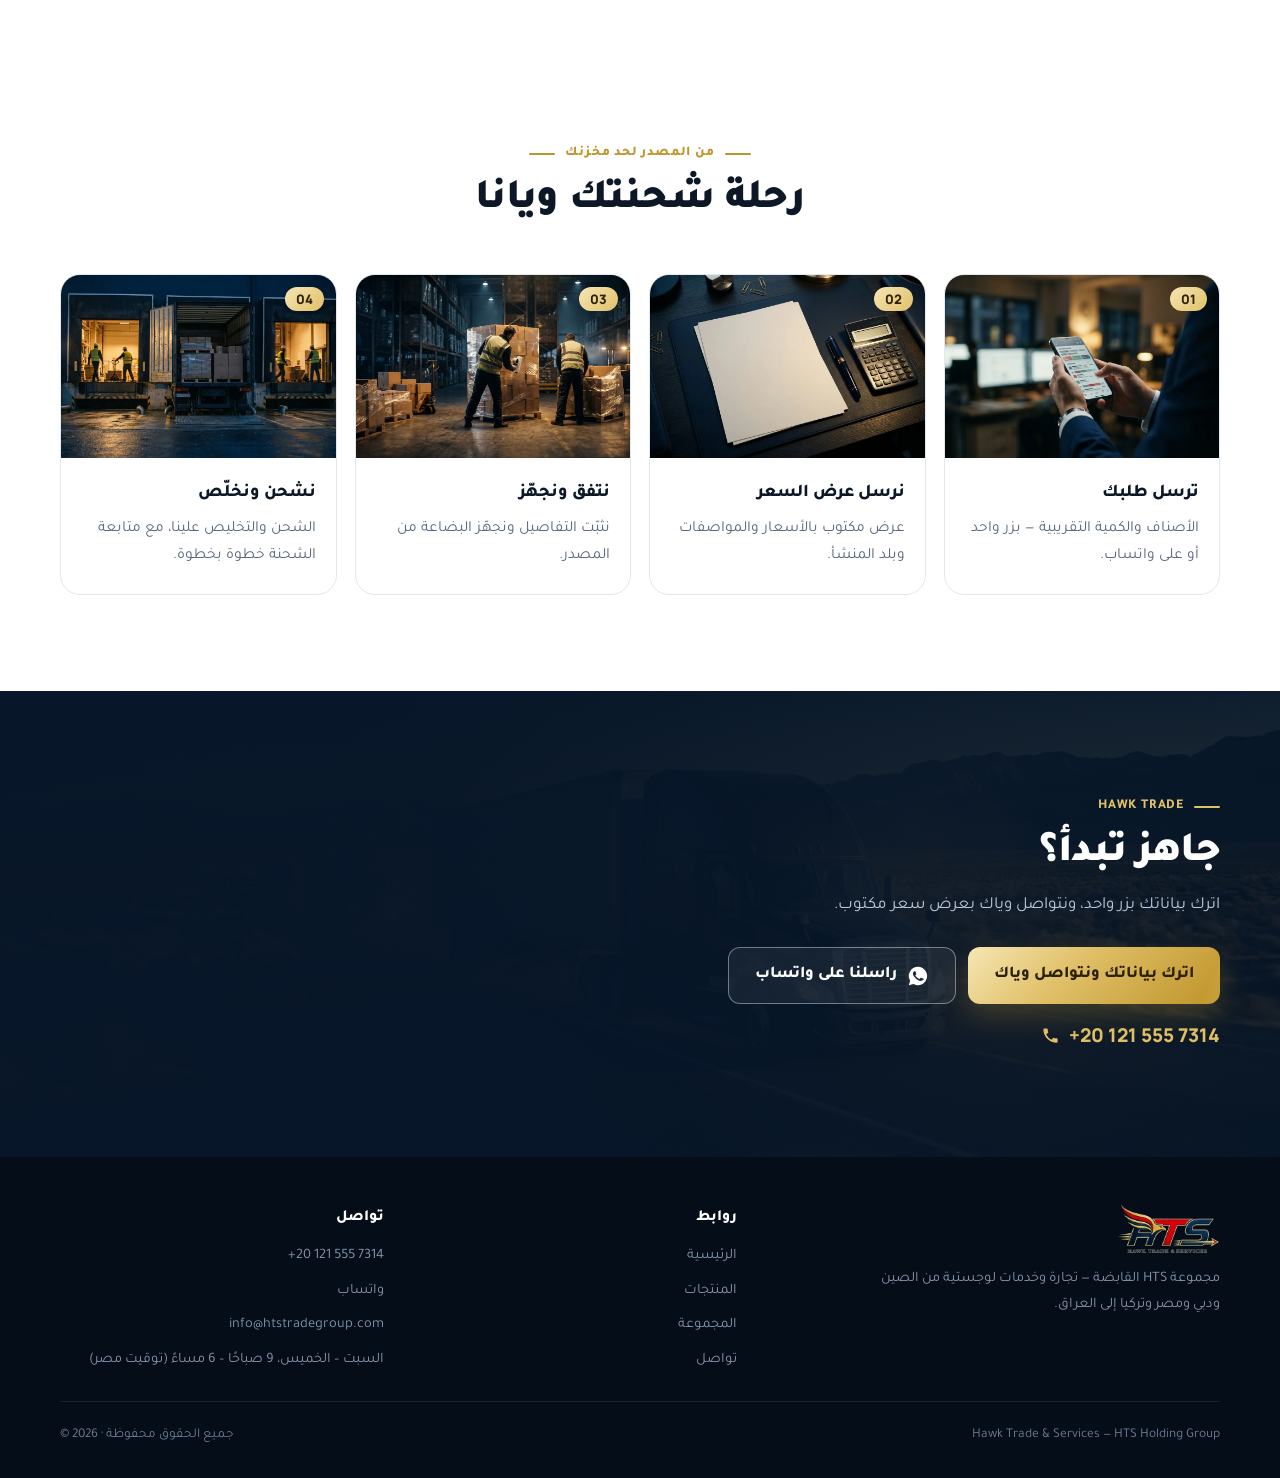
<file: products.html>
<!DOCTYPE html>
<html lang="ar" dir="rtl" data-title-ar="المنتجات | Hawk Trade" data-title-en="Products | Hawk Trade"><head>
<meta charset="utf-8">
<meta name="viewport" content="width=device-width,initial-scale=1,viewport-fit=cover">
<title>المنتجات | Hawk Trade</title>
<meta name="description" content="إلكترونيات ولابتوبات، حديد ومواد بناء، أغذية، وأي صنف تطلبه — نستورده لك من الصين ودبي ومصر وتركيا.">
<link rel="canonical" href="https://hawk-trade.github.io/hawk-trade/products.html">
<meta property="og:type" content="website">
<meta property="og:site_name" content="Hawk Trade">
<meta property="og:locale" content="ar_IQ">
<meta property="og:url" content="https://hawk-trade.github.io/hawk-trade/products.html">
<meta property="og:title" content="المنتجات — Hawk Trade">
<meta property="og:description" content="إلكترونيات · حديد ومواد بناء · أغذية · وأي صنف ثاني حسب طلبك.">
<meta property="og:image" content="https://hawk-trade.github.io/hawk-trade/og.jpg">
<meta property="og:image:secure_url" content="https://hawk-trade.github.io/hawk-trade/og.jpg">
<meta property="og:image:type" content="image/jpeg">
<meta property="og:image:width" content="1200">
<meta property="og:image:height" content="630">
<meta property="og:image:alt" content="Hawk Trade — استيراد بالجملة إلى العراق">
<meta name="twitter:card" content="summary_large_image">
<meta name="twitter:title" content="المنتجات — Hawk Trade">
<meta name="twitter:description" content="إلكترونيات · حديد ومواد بناء · أغذية · وأي صنف ثاني حسب طلبك.">
<meta name="twitter:image" content="https://hawk-trade.github.io/hawk-trade/og.jpg">
<meta name="theme-color" content="#071628">
<meta name="referrer" content="strict-origin-when-cross-origin">
<link rel="icon" href="img/favicon.png">
<link rel="apple-touch-icon" href="img/favicon.png">
<link rel="preconnect" href="https://fonts.googleapis.com">
<link rel="preconnect" href="https://fonts.gstatic.com" crossorigin>
<link href="https://fonts.googleapis.com/css2?family=Tajawal:wght@400;500;700;800;900&family=Manrope:wght@400;600;700;800&display=swap" rel="stylesheet">
<link rel="stylesheet" href="assets/site.css">

</head>
<body>

<div class="loader" id="loader">
  <div class="ld">
    <img class="ld-logo" src="img/hts-logo-sm.webp" alt="" width="300" height="140">
    <div class="ld-road">
      <svg class="ld-truck" viewBox="0 0 120 60" aria-hidden="true">
        <rect x="4" y="12" width="60" height="30" rx="4" fill="#e0c069"/>
        <rect x="10" y="18" width="48" height="8" rx="2" fill="#bf9429" opacity=".55"/>
        <path d="M66 20h20l14 14v8H66z" fill="#143454" stroke="#e0c069" stroke-width="2"/>
        <rect x="70" y="23" width="13" height="9" rx="2" fill="#7cb6d6" opacity=".85"/>
        <circle class="whl" cx="26" cy="46" r="9" fill="#0c1826" stroke="#e0c069" stroke-width="2.5"/>
        <circle class="whl" cx="84" cy="46" r="9" fill="#0c1826" stroke="#e0c069" stroke-width="2.5"/>
      </svg>
      <div class="ld-line"></div>
    </div>
    <div class="ld-txt"><span data-t="ld_txt">جارٍ التحميل</span></div>
  </div>
</div>
<a class="sr" href="#main">تخطَّ إلى المحتوى</a>
<header class="hd">
<div class="wrap">
  <a class="brand" href="index.html" aria-label="Hawk Trade"><img src="img/hts-logo-sm.webp" alt="Hawk Trade" width="300" height="140"></a>
  <nav id="nav" aria-label="القائمة الرئيسية">
    <a href="index.html"><span data-t="nav_home">الرئيسية</span></a>
    <a href="products.html" aria-current="page"><span data-t="nav_prod">المنتجات</span></a>
    <a href="group.html"><span data-t="nav_group">المجموعة</span></a>
    <a href="contact.html"><span data-t="nav_contact">تواصل</span></a>
  </nav>
  <div class="tools">
    <button class="lang" id="lang" type="button">English</button>
    <button class="btn btn-gold btn-sm js-lead" type="button"><span data-t="nav_cta">اترك بياناتك</span></button>
    <button class="burger" id="burger" type="button" aria-label="القائمة" aria-expanded="false" aria-controls="nav"><span></span></button>
  </div>
</div>
</header>
<main id="main">
<section class="ph">
<div class="wrap">
  <nav class="crumb" aria-label="مسار"><a href="index.html"><span data-t="nav_home">الرئيسية</span></a> <span>/</span> <span data-t="nav_prod">المنتجات</span></nav>
  <h1><span data-t="pp_h">المنتجات</span></h1>
  <p><span data-t="pp_p">نستورد من الصين ودبي ومصر وتركيا — إلكترونيات وحديد ومواد بناء وأغذية وأي صنف ثاني تطلبه.</span></p>
</div>
</section>

<section>
<div class="wrap">
  <div class="head rv"><span class="eye"><span data-t="pp_k">القطاعات</span></span><h2><span data-t="sec_h">نستورد لك من أي قطاع</span></h2><p class="sub"><span data-t="sec_p">مو تخصص واحد — نوفّر الأصناف اللي تشتغل بيها من أي سوق من أسواق المجموعة، وبلد المنشأ يكون واضح في عرض السعر.</span></p></div>
  
<div class="sectors rv-s">
  <a class="sec" href="contact.html">
    <img class="sec-bg" src="img/sec-appliances.webp" alt="" width="900" height="900" loading="lazy" decoding="async">
    <div class="si"><svg viewBox="0 0 24 24"><rect x="2.5" y="4.5" width="19" height="12" rx="2"/><path d="M8 20h8M12 16.5V20"/></svg></div>
    <h3><span data-t="s1h">إلكترونيات وتكنولوجيا</span></h3>
    <ul>
      <li><span data-t="s1a">لابتوبات وأجهزة كمبيوتر</span></li>
      <li><span data-t="s1b2">موبايلات وإكسسوارات</span></li>
      <li><span data-t="s1c">أجهزة منزلية</span></li>
      <li><span data-t="s1d">قطع غيار وملحقات</span></li>
    </ul>
  </a>
  <a class="sec" href="contact.html">
    <img class="sec-bg" src="img/sec-steel.webp" alt="" width="900" height="900" loading="lazy" decoding="async">
    <div class="si"><svg viewBox="0 0 24 24"><path d="M3 18h18M5 18V9l7-5 7 5v9"/><path d="M9 18v-5h6v5"/></svg></div>
    <h3><span data-t="s2h">حديد ومواد بناء</span></h3>
    <ul>
      <li><span data-t="s2a">حديد تسليح ومقاطع</span></li>
      <li><span data-t="s2b2">ألمنيوم وبروفيلات</span></li>
      <li><span data-t="s2c">سيراميك وبورسلين</span></li>
      <li><span data-t="s2d">أدوات صحية ودهانات</span></li>
    </ul>
  </a>
  <a class="sec" href="contact.html">
    <img class="sec-bg" src="img/hts-cans.webp" alt="" width="520" height="520" loading="lazy" decoding="async">
    <div class="si"><svg viewBox="0 0 24 24"><rect x="6" y="3" width="12" height="18" rx="3"/><path d="M6 8h12M6 16h12"/></svg></div>
    <h3><span data-t="s3h">منتجات غذائية</span></h3>
    <ul>
      <li><span data-t="s3a">معلبات وصلصات</span></li>
      <li><span data-t="s3b2">أرز وبقوليات وزيوت</span></li>
      <li><span data-t="s3c">مكرونة ومواد جافة</span></li>
      <li><span data-t="s3d">مربى وحلاوة وطحينة</span></li>
    </ul>
  </a>
  <button class="sec cta-sec js-lead" type="button">
    <div class="si"><svg viewBox="0 0 24 24"><path d="M12 5v14M5 12h14"/></svg></div>
    <h3><span data-t="s4h">أي صنف ثاني؟</span></h3>
    <p><span data-t="s4p">أرسل لنا قائمتك بالأصناف والكميات، ونرجع لك بالتوفر والسعر وبلد المنشأ — مهما كان الصنف أو السوق.</span></p>
    <span class="go"><span data-t="s4go">أرسل قائمتك</span><svg viewBox="0 0 24 24" aria-hidden="true"><path d="M5 12h12l-5-5 1.4-1.4L20.8 12l-7.4 7.4L12 18l5-5H5z"/></svg></span>
  </button>
</div>
  <p class="note"><span data-t="p_note">الأصناف تتحدد حسب الطلب والتوفر، وكل عرض سعر يوضح المواصفات وبلد المنشأ لكل صنف.</span></p>
</div>
</section>

<section class="soft">
<div class="wrap">
  <div class="head rv"><span class="eye"><span data-t="pf_k">أمثلة</span></span><h2><span data-t="pf_h">نماذج من الأصناف الغذائية</span></h2><p class="sub"><span data-t="pf_p">دي أمثلة بس — الأصناف تتحدد حسب طلبك والتوفر.</span></p></div>
  <div class="grid g3 rv-s">
    <div class="pc"><img src="img/hts-cans.webp" alt="" width="520" height="520" loading="lazy" decoding="async"><b><span data-t="c1">معلبات وصلصات</span></b></div>
    <div class="pc"><img src="img/hts-rice.webp" alt="" width="520" height="520" loading="lazy" decoding="async"><b><span data-t="c2">أرز وبقوليات</span></b></div>
    <div class="pc"><img src="img/hts-jam.webp" alt="" width="520" height="520" loading="lazy" decoding="async"><b><span data-t="c4">مربى وحلاوة وطحينة</span></b></div>
    <div class="pc"><img src="img/hts-pasta.webp" alt="" width="520" height="520" loading="lazy" decoding="async"><b><span data-t="c5">مكرونة ومواد جافة</span></b></div>
    <div class="pc"><img src="img/hts-frozen.webp" alt="" width="520" height="520" loading="lazy" decoding="async"><b><span data-t="c6">أغذية مجمدة</span></b></div>
    <div class="pc"><img src="img/sec-aluminium.webp" alt="" width="900" height="900" loading="lazy" decoding="async"><b><span data-t="s2b2">ألمنيوم وبروفيلات</span></b></div>
  </div>
</div>
</section>

<section>
<div class="wrap">
  <div class="split">
    <div class="fig rv"><img src="img/ops-loading.webp" alt="" width="1376" height="768" loading="lazy" decoding="async"></div>
    <div class="rv">
      <span class="eye"><span data-t="pp_k">القطاعات</span></span>
      <h2><span data-t="sp_h">كل عرض سعر يوصلك واضح</span></h2>
      <p class="sub"><span data-t="sp_p">مو بس سعر — تعرف بالضبط شنو تستلم وشلون توصلك.</span></p>
      <ul class="ticks">
        <li><div><b><span data-t="sp1b">مواصفات لكل صنف</span></b><span data-t="sp1">الموديل، الوزن، التعبئة، وبلد المنشأ</span></div></li>
        <li><div><b><span data-t="sp2b">سعر شامل للشحن</span></b><span data-t="sp2">توصلك البضاعة لحد مخزنك</span></div></li>
        <li><div><b><span data-t="sp3b">جدول زمني واضح</span></b><span data-t="sp3">تعرف متى تجهز الشحنة ومتى تصل</span></div></li>
        <li><div><b><span data-t="sp4b">متابعة لحد الاستلام</span></b><span data-t="sp4">نبلغك بكل مرحلة</span></div></li>
      </ul>
      <p style="margin-top:24px"><button class="btn btn-gold js-lead" type="button"><span data-t="cta_lead">اترك بياناتك ونتواصل وياك</span></button></p>
    </div>
  </div>
</div>
</section>


<section>
<div class="wrap">
  <div class="head c rv"><span class="eye"><span data-t="j_k">من المصدر لحد مخزنك</span></span><h2><span data-t="j_h">رحلة شحنتك ويانا</span></h2></div>
  <div class="grid g4 steps rv-s">
    <div class="step"><div class="ph-img"><img src="img/step-1.webp" alt="" width="1200" height="669" loading="lazy" decoding="async"></div><div class="bd"><h3><span data-t="j1h">ترسل طلبك</span></h3><p><span data-t="j1">الأصناف والكمية التقريبية — بزر واحد أو على واتساب.</span></p></div></div>
    <div class="step"><div class="ph-img"><img src="img/step-2.webp" alt="" width="1200" height="669" loading="lazy" decoding="async"></div><div class="bd"><h3><span data-t="j2h">نرسل عرض السعر</span></h3><p><span data-t="j2">عرض مكتوب بالأسعار والمواصفات وبلد المنشأ.</span></p></div></div>
    <div class="step"><div class="ph-img"><img src="img/step-3.webp" alt="" width="1200" height="669" loading="lazy" decoding="async"></div><div class="bd"><h3><span data-t="j3h">نتفق ونجهّز</span></h3><p><span data-t="j3">نثبّت التفاصيل ونجهّز البضاعة من المصدر.</span></p></div></div>
    <div class="step"><div class="ph-img"><img src="img/step-4.webp" alt="" width="1200" height="669" loading="lazy" decoding="async"></div><div class="bd"><h3><span data-t="j4h">نشحن ونخلّص</span></h3><p><span data-t="j4">الشحن والتخليص علينا، مع متابعة الشحنة خطوة بخطوة.</span></p></div></div>
  </div>
</div>
</section>

<section class="band">
<img src="img/bg-road.webp" alt="" width="1376" height="768" loading="lazy" decoding="async">
<div class="wrap rv">
  <span class="eye" style="color:var(--gold-2)">Hawk Trade</span>
  <h2><span data-t="band_h">جاهز تبدأ؟</span></h2>
  <p><span data-t="band_p">اترك بياناتك بزر واحد، ونتواصل وياك بعرض سعر مكتوب.</span></p>
  <div class="ctas" style="margin-top:0">
    <button class="btn btn-gold js-lead" type="button"><span data-t="cta_lead">اترك بياناتك ونتواصل وياك</span></button>
    <a class="btn btn-line js-wa" href="https://wa.me/201215557314?text=%D8%A7%D9%84%D8%B3%D9%84%D8%A7%D9%85%20%D8%B9%D9%84%D9%8A%D9%83%D9%85%D8%8C%20%D8%A3%D8%B1%D9%8A%D8%AF%20%D8%B9%D8%B1%D8%B6%20%D8%B3%D8%B9%D8%B1%20%D9%85%D9%86%20Hawk%20Trade" target="_blank" rel="noopener noreferrer"><svg viewBox="0 0 24 24" aria-hidden="true"><path d="M12 2a10 10 0 0 0-8.6 15.1L2 22l5-1.3A10 10 0 1 0 12 2zm5.3 14.1c-.2.6-1.3 1.2-1.8 1.2-.5.1-1 .1-3.3-.8-2.8-1.1-4.5-4-4.6-4.2-.1-.2-1.1-1.5-1.1-2.8 0-1.4.7-2 1-2.3.2-.3.5-.3.7-.3h.5c.2 0 .4 0 .6.5l.8 2c.1.2.1.4 0 .6l-.4.6-.4.4c-.1.2-.3.3-.1.6.2.3.8 1.3 1.7 2.1 1.2 1 2.1 1.3 2.4 1.5.3.1.5.1.7-.1l.9-1.1c.2-.3.4-.2.7-.1l1.9.9c.3.1.5.2.5.3.1.2.1.7-.1 1.3z"/></svg><span data-t="cta_wa">راسلنا على واتساب</span></a>
  </div>
  <a class="tel" href="tel:+201215557314"><svg viewBox="0 0 24 24" aria-hidden="true"><path d="M6.6 10.8a15.1 15.1 0 0 0 6.6 6.6l2.2-2.2c.3-.3.7-.4 1-.2 1.1.4 2.3.6 3.6.6.6 0 1 .4 1 1V20c0 .6-.4 1-1 1A17 17 0 0 1 3 4c0-.6.4-1 1-1h3.5c.6 0 1 .4 1 1 0 1.2.2 2.4.6 3.6.1.3 0 .7-.2 1l-2.3 2.2z"/></svg><span dir="ltr">+20 121 555 7314</span></a>
</div>
</section>
</main>
<footer>
<div class="wrap">
  <div class="fgrid">
    <div>
      <img class="flogo" src="img/hts-logo-sm.webp" alt="Hawk Trade" width="300" height="140" loading="lazy" decoding="async">
      <p style="max-width:340px"><span data-t="f_about">مجموعة HTS القابضة — تجارة وخدمات لوجستية من الصين ودبي ومصر وتركيا إلى العراق.</span></p>
    </div>
    <div>
      <h4><span data-t="f_links">روابط</span></h4>
      <ul>
        <li><a href="index.html"><span data-t="nav_home">الرئيسية</span></a></li>
        <li><a href="products.html"><span data-t="nav_prod">المنتجات</span></a></li>
        <li><a href="group.html"><span data-t="nav_group">المجموعة</span></a></li>
        <li><a href="contact.html"><span data-t="nav_contact">تواصل</span></a></li>
      </ul>
    </div>
    <div>
      <h4><span data-t="f_contact">تواصل</span></h4>
      <ul>
        <li><a href="tel:+201215557314" dir="ltr">+20 121 555 7314</a></li>
        <li><a class="js-wa" href="https://wa.me/201215557314?text=%D8%A7%D9%84%D8%B3%D9%84%D8%A7%D9%85%20%D8%B9%D9%84%D9%8A%D9%83%D9%85%D8%8C%20%D8%A3%D8%B1%D9%8A%D8%AF%20%D8%B9%D8%B1%D8%B6%20%D8%B3%D8%B9%D8%B1%20%D9%85%D9%86%20Hawk%20Trade" target="_blank" rel="noopener noreferrer"><span data-t="ci_wa">واتساب</span></a></li>
        <li data-mail><a href="mailto:" dir="ltr"></a></li>
        <li><span data-t="ci_hours_v">السبت – الخميس، 9 صباحًا – 6 مساءً (توقيت مصر)</span></li>
      </ul>
    </div>
  </div>
  <div class="fbot">
    <span>Hawk Trade &amp; Services — HTS Holding Group</span>
    <span dir="ltr">© <span id="yr">2026</span> · <span data-t="f_rights">جميع الحقوق محفوظة</span></span>
  </div>
</div>
</footer>

<div class="leadbar">
  <button class="btn btn-gold js-lead" type="button"><span data-t="nav_cta">اترك بياناتك</span></button>
  <a class="btn btn-wa js-wa" href="https://wa.me/201215557314?text=%D8%A7%D9%84%D8%B3%D9%84%D8%A7%D9%85%20%D8%B9%D9%84%D9%8A%D9%83%D9%85%D8%8C%20%D8%A3%D8%B1%D9%8A%D8%AF%20%D8%B9%D8%B1%D8%B6%20%D8%B3%D8%B9%D8%B1%20%D9%85%D9%86%20Hawk%20Trade" target="_blank" rel="noopener noreferrer" aria-label="WhatsApp" style="flex:0 0 58px;padding:0"><svg viewBox="0 0 24 24" aria-hidden="true"><path d="M12 2a10 10 0 0 0-8.6 15.1L2 22l5-1.3A10 10 0 1 0 12 2zm5.3 14.1c-.2.6-1.3 1.2-1.8 1.2-.5.1-1 .1-3.3-.8-2.8-1.1-4.5-4-4.6-4.2-.1-.2-1.1-1.5-1.1-2.8 0-1.4.7-2 1-2.3.2-.3.5-.3.7-.3h.5c.2 0 .4 0 .6.5l.8 2c.1.2.1.4 0 .6l-.4.6-.4.4c-.1.2-.3.3-.1.6.2.3.8 1.3 1.7 2.1 1.2 1 2.1 1.3 2.4 1.5.3.1.5.1.7-.1l.9-1.1c.2-.3.4-.2.7-.1l1.9.9c.3.1.5.2.5.3.1.2.1.7-.1 1.3z"/></svg></a>
</div>

<div class="fabs">
  <a class="fab fab-wa js-wa" id="fab" href="https://wa.me/201215557314?text=%D8%A7%D9%84%D8%B3%D9%84%D8%A7%D9%85%20%D8%B9%D9%84%D9%8A%D9%83%D9%85%D8%8C%20%D8%A3%D8%B1%D9%8A%D8%AF%20%D8%B9%D8%B1%D8%B6%20%D8%B3%D8%B9%D8%B1%20%D9%85%D9%86%20Hawk%20Trade" target="_blank" rel="noopener noreferrer" aria-label="WhatsApp"><svg viewBox="0 0 24 24" aria-hidden="true"><path d="M12 2a10 10 0 0 0-8.6 15.1L2 22l5-1.3A10 10 0 1 0 12 2zm5.3 14.1c-.2.6-1.3 1.2-1.8 1.2-.5.1-1 .1-3.3-.8-2.8-1.1-4.5-4-4.6-4.2-.1-.2-1.1-1.5-1.1-2.8 0-1.4.7-2 1-2.3.2-.3.5-.3.7-.3h.5c.2 0 .4 0 .6.5l.8 2c.1.2.1.4 0 .6l-.4.6-.4.4c-.1.2-.3.3-.1.6.2.3.8 1.3 1.7 2.1 1.2 1 2.1 1.3 2.4 1.5.3.1.5.1.7-.1l.9-1.1c.2-.3.4-.2.7-.1l1.9.9c.3.1.5.2.5.3.1.2.1.7-.1 1.3z"/></svg></a>
</div>

<div class="ovl" id="ovl" role="dialog" aria-modal="true" aria-labelledby="m-title" aria-hidden="true">
  <div class="modal">
    <div id="m-body">
      <div class="mh">
        <button class="x js-close" type="button" aria-label="إغلاق">&times;</button>
        <h3 id="m-title"><span data-t="m_h">اترك بياناتك</span></h3>
        <p><span data-t="m_p">اسمك ورقمك بس — ونتواصل وياك خلال يوم عمل.</span></p>
      </div>
      <form id="m-form" data-msg="m-msg" novalidate>
        <div class="fg">
          <div class="full"><label for="m-n"><span data-t="f_n">الاسم</span> *</label><input id="m-n" name="name" autocomplete="name" maxlength="80" required></div>
          <div class="full"><label for="m-ph"><span data-t="f_ph">رقم الهاتف / واتساب</span> *</label><input id="m-ph" name="phone" type="tel" inputmode="tel" dir="ltr" autocomplete="tel" placeholder="+964 7xx xxx xxxx" maxlength="25" required></div>
          <div class="full"><label for="m-em"><span data-t="f_em_opt">البريد الإلكتروني (اختياري)</span></label><input id="m-em" name="email" type="email" inputmode="email" dir="ltr" autocomplete="email" maxlength="120"></div>
          <div class="full"><label for="m-note"><span data-t="m_note">شنو تحتاج؟ (اختياري)</span></label><textarea id="m-note" name="note" maxlength="500" style="min-height:84px"></textarea></div>
        </div>
        <button class="btn btn-gold" type="submit"><span data-t="m_send">أرسل</span></button>
        <div class="msg" id="m-msg" role="alert"></div>
        <p class="hint-s"><span data-t="m_priv">بياناتك تستخدم للتواصل وياك بخصوص طلبك فقط.</span></p>
      </form>
    </div>
    <div class="done" id="m-done" hidden>
      <div class="ck"><svg viewBox="0 0 24 24" aria-hidden="true"><path d="M5 13l4 4L19 7"/></svg></div>
      <h3><span data-t="m_ok_h">وصلنا طلبك</span></h3>
      <p><span data-t="m_ok_p">شكرًا لك. فريقنا راح يتواصل وياك خلال يوم عمل.</span></p>
      <a class="btn btn-wa js-wa" href="https://wa.me/201215557314?text=%D8%A7%D9%84%D8%B3%D9%84%D8%A7%D9%85%20%D8%B9%D9%84%D9%8A%D9%83%D9%85%D8%8C%20%D8%A3%D8%B1%D9%8A%D8%AF%20%D8%B9%D8%B1%D8%B6%20%D8%B3%D8%B9%D8%B1%20%D9%85%D9%86%20Hawk%20Trade" target="_blank" rel="noopener noreferrer" style="width:100%"><svg viewBox="0 0 24 24" aria-hidden="true"><path d="M12 2a10 10 0 0 0-8.6 15.1L2 22l5-1.3A10 10 0 1 0 12 2zm5.3 14.1c-.2.6-1.3 1.2-1.8 1.2-.5.1-1 .1-3.3-.8-2.8-1.1-4.5-4-4.6-4.2-.1-.2-1.1-1.5-1.1-2.8 0-1.4.7-2 1-2.3.2-.3.5-.3.7-.3h.5c.2 0 .4 0 .6.5l.8 2c.1.2.1.4 0 .6l-.4.6-.4.4c-.1.2-.3.3-.1.6.2.3.8 1.3 1.7 2.1 1.2 1 2.1 1.3 2.4 1.5.3.1.5.1.7-.1l.9-1.1c.2-.3.4-.2.7-.1l1.9.9c.3.1.5.2.5.3.1.2.1.7-.1 1.3z"/></svg><span data-t="m_ok_wa">تحب تستعجل؟ راسلنا على واتساب</span></a>
      <button class="btn btn-line-d js-close" type="button" style="width:100%;margin-top:10px"><span data-t="m_close">تمام</span></button>
    </div>
  </div>
</div>

<script src="assets/site.js"></script>
</body></html>
</file>
<file: assets/site.css>
/* ===================================================================
   Hawk Trade — shared styles
   =================================================================== */
:root{
  --navy:#071628;--navy-2:#0c2340;--navy-3:#143454;--navy-4:#1d4772;
  --ink:#0c1826;--mut:#56687d;--mut-2:#8798ab;
  --gold:#bf9429;--gold-2:#e0c069;--gold-3:#f6e6b4;
  --steel:#4e8fb8;
  --red:#9e2a30;
  --bg:#ffffff;--soft:#f4f7fa;--soft-2:#e9eff5;--line:#e1e8f0;--line-2:#cfdae6;
  --wa:#1faa54;
  --r:14px;--r-lg:20px;--r-xl:28px;
  --sh:0 1px 2px rgba(7,22,40,.05),0 8px 24px rgba(7,22,40,.06);
  --sh-lg:0 2px 6px rgba(7,22,40,.07),0 22px 54px rgba(7,22,40,.13);
  --sh-gold:0 10px 30px rgba(191,148,41,.3);
  --max:1200px;
  --ease:cubic-bezier(.22,.8,.26,1);
}
*{box-sizing:border-box;margin:0;padding:0;min-width:0}
html{scroll-behavior:smooth;scroll-padding-top:84px;-webkit-text-size-adjust:100%}
body{font:17px/1.75 Tajawal,system-ui,sans-serif;color:var(--ink);background:var(--bg);overflow-x:clip;-webkit-font-smoothing:antialiased;text-rendering:optimizeLegibility}
html[lang=en] body{font-family:Manrope,Tajawal,system-ui,sans-serif;line-height:1.6}
a{color:inherit;text-decoration:none}
img,svg{display:block;max-width:100%}
img{height:auto}
button,input,select,textarea{font:inherit;color:inherit}
:focus-visible{outline:3px solid var(--gold);outline-offset:3px;border-radius:6px}
html[lang=en] .ar-only,html[lang=ar] .en-only{display:none!important}
.wrap{max-width:var(--max);margin:auto;padding:0 max(20px,env(safe-area-inset-left))}
.sr{position:absolute;width:1px;height:1px;overflow:hidden;clip:rect(0 0 0 0);white-space:nowrap}

/* ================= page loader ================= */
.loader{position:fixed;inset:0;z-index:200;background:linear-gradient(170deg,var(--navy-2),var(--navy) 60%);display:grid;place-items:center;transition:opacity .4s var(--ease),visibility .4s}
.loader.gone{opacity:0;visibility:hidden}
.ld{width:min(76vw,300px);text-align:center}
.ld-logo{width:120px;margin:0 auto 20px;opacity:.95}
.ld-road{position:relative;height:60px;margin-bottom:14px}
.ld-truck{position:absolute;top:0;inset-inline-start:0;width:86px;animation:drive 1.6s var(--ease) infinite}
html[dir=rtl] .ld-truck{animation-name:driveR}
@keyframes drive{0%{transform:translateX(-26%)}60%,100%{transform:translateX(calc(min(76vw,300px) - 72px))}}
@keyframes driveR{0%{transform:scaleX(-1) translateX(-26%)}60%,100%{transform:scaleX(-1) translateX(calc(min(76vw,300px) - 72px))}}
.ld-line{position:absolute;inset-inline:0;bottom:6px;height:3px;border-radius:3px;background:repeating-linear-gradient(90deg,rgba(224,192,105,.8) 0 16px,transparent 16px 30px);background-size:30px 3px;animation:road .5s linear infinite}
@keyframes road{to{background-position:-30px 0}}
.ld-txt{color:#8da2ba;font-size:13px;font-weight:700;letter-spacing:.06em}
.whl{transform-origin:center;animation:spin .5s linear infinite}
@keyframes spin{to{transform:rotate(360deg)}}

/* ================= header ================= */
.hd{position:sticky;top:0;z-index:60;background:rgba(7,22,40,.95);backdrop-filter:saturate(1.4) blur(12px);-webkit-backdrop-filter:saturate(1.4) blur(12px);border-bottom:1px solid rgba(224,192,105,.16)}
.hd .wrap{display:flex;align-items:center;gap:16px;height:74px}
.hd .brand{display:flex;align-items:center;flex:none}
.hd .brand img{height:44px;width:auto;transition:transform .3s var(--ease)}
.hd .brand:hover img{transform:scale(1.04)}
.hd nav{display:flex;gap:2px;margin-inline-start:auto}
.hd nav a{position:relative;color:#ccd8e6;font-size:15.5px;font-weight:600;padding:9px 15px;border-radius:9px;transition:color .2s,background .2s}
.hd nav a:hover{color:#fff;background:rgba(255,255,255,.07)}
.hd nav a[aria-current=page]{color:var(--gold-2)}
.hd nav a[aria-current=page]::after{content:"";position:absolute;inset:auto 15px 2px;height:2px;border-radius:2px;background:linear-gradient(90deg,var(--gold),var(--gold-3))}
.tools{display:flex;gap:9px;align-items:center;margin-inline-start:12px}
.lang{background:transparent;color:#ccd8e6;border:1px solid rgba(255,255,255,.24);border-radius:40px;padding:0 15px;height:42px;font:700 14px Manrope,Tajawal,sans-serif;cursor:pointer;transition:border-color .2s,color .2s}
.lang:hover{border-color:var(--gold);color:var(--gold-2)}
.burger{display:none;width:44px;height:44px;border:1px solid rgba(255,255,255,.24);background:transparent;border-radius:11px;cursor:pointer;place-items:center}
.burger span{display:block;width:19px;height:2px;background:#e7edf5;border-radius:2px;position:relative;transition:background .2s}
.burger span::before,.burger span::after{content:"";position:absolute;left:0;width:19px;height:2px;background:#e7edf5;border-radius:2px;transition:transform .28s}
.burger span::before{top:-6px}.burger span::after{top:6px}
.burger[aria-expanded=true] span{background:transparent}
.burger[aria-expanded=true] span::before{transform:translateY(6px) rotate(45deg)}
.burger[aria-expanded=true] span::after{transform:translateY(-6px) rotate(-45deg)}
@media(max-width:980px){
  .hd .wrap{height:64px}
  .hd .brand img{height:36px}
  .hd nav{position:fixed;inset:64px 0 auto;flex-direction:column;gap:0;background:var(--navy-2);padding:8px max(20px,env(safe-area-inset-left)) 18px;border-bottom:1px solid rgba(224,192,105,.2);transform:translateY(-120%);transition:transform .34s var(--ease);box-shadow:0 20px 40px rgba(0,0,0,.4)}
  .hd nav.open{transform:none}
  .hd nav a{font-size:17px;padding:14px 4px;border-bottom:1px solid rgba(255,255,255,.08);border-radius:0}
  .hd nav a[aria-current=page]::after{display:none}
  .tools{margin-inline-start:auto}
  .burger{display:grid}
}

/* ================= buttons ================= */
.btn{display:inline-flex;align-items:center;justify-content:center;gap:10px;border:0;cursor:pointer;font-weight:800;font-size:16.5px;min-height:54px;padding:13px 26px;border-radius:12px;transition:transform .2s var(--ease),box-shadow .2s,background .2s,color .2s;text-align:center;position:relative;overflow:hidden}
.btn:active{transform:translateY(1px)}
.btn svg{width:22px;height:22px;fill:currentColor;flex:none}
.btn-gold{background:linear-gradient(135deg,var(--gold-3),var(--gold-2) 40%,var(--gold));color:#2b2000;box-shadow:var(--sh-gold)}
.btn-gold::after{content:"";position:absolute;inset:0;background:linear-gradient(110deg,transparent 35%,rgba(255,255,255,.5) 50%,transparent 65%);background-size:250% 100%;background-position:160% 0;transition:background-position .9s var(--ease)}
.btn-gold:hover::after{background-position:-60% 0}
.btn-gold:hover{box-shadow:0 14px 34px rgba(191,148,41,.42);transform:translateY(-2px)}
.btn-navy{background:var(--navy-2);color:#fff}
.btn-navy:hover{background:var(--navy-3);transform:translateY(-2px)}
.btn-wa{background:var(--wa);color:#fff;box-shadow:0 8px 22px rgba(31,170,84,.26)}
.btn-wa:hover{transform:translateY(-2px);box-shadow:0 12px 30px rgba(31,170,84,.36)}
.btn-line{border:1.5px solid rgba(255,255,255,.4);color:#fff;background:rgba(255,255,255,.06)}
.btn-line:hover{border-color:var(--gold-2);color:var(--gold-2);transform:translateY(-2px)}
.btn-line-d{border:1.5px solid var(--line-2);color:var(--navy-2);background:#fff}
.btn-line-d:hover{border-color:var(--navy-2);transform:translateY(-2px)}
.btn-sm{min-height:44px;padding:0 18px;font-size:15px;border-radius:40px}
.btn[disabled]{cursor:default}
@media(max-width:520px){.hd .btn-sm{display:none}}

/* ================= hero ================= */
.hero{position:relative;color:#fff;background:var(--navy);overflow:hidden;isolation:isolate;padding:0}
.hero>.bg{position:absolute;inset:0;z-index:-3}
.hero>.bg img{width:100%;height:100%;object-fit:cover;animation:kb 20s var(--ease) forwards}
@keyframes kb{from{transform:scale(1.08)}to{transform:scale(1)}}
.hero::before{content:"";position:absolute;inset:0;z-index:-2}
html[dir=rtl] .hero::before{background:linear-gradient(255deg,rgba(7,22,40,.74),rgba(7,22,40,.95) 62%)}
html[dir=ltr] .hero::before{background:linear-gradient(105deg,rgba(7,22,40,.74),rgba(7,22,40,.95) 62%)}
.hero .mesh{position:absolute;inset:0;z-index:-1;pointer-events:none}
.hero .mesh i{position:absolute;border-radius:50%;filter:blur(70px)}
.hero .mesh i:nth-child(1){width:40vw;height:40vw;max-width:560px;max-height:560px;background:rgba(191,148,41,.28);top:-14%;inset-inline-end:-6%;animation:float1 18s ease-in-out infinite alternate}
.hero .mesh i:nth-child(2){width:34vw;height:34vw;max-width:480px;max-height:480px;background:rgba(78,143,184,.26);bottom:-16%;inset-inline-start:-6%;animation:float2 22s ease-in-out infinite alternate}
@keyframes float1{to{transform:translate3d(-5%,7%,0) scale(1.1)}}
@keyframes float2{to{transform:translate3d(6%,-8%,0) scale(1.08)}}
@media(max-width:760px){.hero .mesh{display:none}}
.hero .wrap{padding-top:clamp(30px,5.5vw,76px);padding-bottom:clamp(40px,6.5vw,80px);position:relative}
.hero-grid{display:grid;grid-template-columns:1.14fr .86fr;gap:clamp(26px,4.5vw,60px);align-items:center}
@media(max-width:960px){.hero-grid{grid-template-columns:1fr;gap:28px}}
.chip{display:inline-flex;gap:9px;align-items:center;border:1px solid rgba(224,192,105,.5);color:var(--gold-2);border-radius:40px;padding:6px 15px;font-size:13.5px;font-weight:700;background:rgba(255,255,255,.05)}
.chip i{width:7px;height:7px;border-radius:50%;background:var(--gold-2);box-shadow:0 0 0 0 rgba(224,192,105,.6);animation:ping 2.4s infinite}
@keyframes ping{70%{box-shadow:0 0 0 9px rgba(224,192,105,0)}}
.hero h1{font-size:clamp(30px,5vw,54px);line-height:1.18;font-weight:900;margin:16px 0 14px;letter-spacing:-.018em;text-wrap:balance}
.hero h1 em{font-style:normal;display:block;background:linear-gradient(95deg,var(--gold-3),var(--gold-2) 50%,var(--gold));-webkit-background-clip:text;background-clip:text;color:transparent}
.hero h1 em.rot{display:inline-grid;vertical-align:bottom;overflow:hidden;height:1.34em;text-align:start;background:none;padding-inline:8px;margin-inline:-8px}
.hero h1 em.rot>span{background:linear-gradient(95deg,var(--gold-3),var(--gold-2) 50%,var(--gold));-webkit-background-clip:text;background-clip:text;color:transparent}
.rot>span{grid-area:1/1;opacity:0;transform:translateY(90%);animation:rotw 14s var(--ease) infinite;white-space:nowrap}
.rot>span:nth-child(2){animation-delay:3.5s}
.rot>span:nth-child(3){animation-delay:7s}
.rot>span:nth-child(4){animation-delay:10.5s}
@keyframes rotw{0%{opacity:0;transform:translateY(90%)}3%,21%{opacity:1;transform:none}25%,100%{opacity:0;transform:translateY(-90%)}}
.lead{color:#b9c9db;font-size:clamp(16px,1.9vw,18.5px);max-width:580px}
.hero-pts{display:flex;flex-wrap:wrap;gap:8px 22px;margin-top:24px;color:#9cafc4;font-size:14.5px}
.hero-pts span{display:inline-flex;align-items:center;gap:8px}
.hero-pts span::before{content:"";width:16px;height:16px;flex:none;border-radius:50%;background:rgba(224,192,105,.18) url("data:image/svg+xml,%3Csvg xmlns='http://www.w3.org/2000/svg' viewBox='0 0 24 24'%3E%3Cpath d='M6 12l4 4 8-8' fill='none' stroke='%23e0c069' stroke-width='3.2' stroke-linecap='round' stroke-linejoin='round'/%3E%3C/svg%3E") center/11px no-repeat}
.hero-card{background:rgba(255,255,255,.07);border:1px solid rgba(255,255,255,.16);border-radius:var(--r-xl);padding:clamp(20px,3vw,28px);backdrop-filter:blur(14px);-webkit-backdrop-filter:blur(14px);box-shadow:0 26px 64px rgba(0,0,0,.34)}
.hero-card h2{font-size:21px;font-weight:900;margin-bottom:6px;max-width:none}
.hero-card p{color:#aabdd1;font-size:14.5px;margin-bottom:16px}
.hero-card .btn{width:100%}
.hero-card .or{color:#8097ae;font-size:13.5px;text-align:center;margin:12px 0 10px;position:relative}
.hero-card .or::before,.hero-card .or::after{content:"";position:absolute;top:50%;width:calc(50% - 32px);height:1px;background:rgba(255,255,255,.14)}
.hero-card .or::before{inset-inline-start:0}.hero-card .or::after{inset-inline-end:0}
.hero-logo{width:min(50vw,236px);margin-bottom:10px;filter:drop-shadow(0 14px 32px rgba(0,0,0,.55));animation:rise 1s var(--ease) both}
@keyframes rise{from{opacity:0;transform:translateY(16px) scale(.96)}}
@media(max-width:960px){.hero-logo{margin-inline:auto;width:min(44vw,200px)}.hero .txt{text-align:center}.lead{margin-inline:auto}.hero-pts{justify-content:center}.rot{text-align:center}}

/* ================= journey scene ================= */
.journey{background:linear-gradient(180deg,var(--navy) 0%,var(--navy-2) 55%,var(--navy) 100%);color:#fff;overflow:hidden}
.journey h2{color:#fff}
.journey .sub{color:#9cafc4}
.scene{position:relative;margin-top:clamp(18px,3vw,32px);border-radius:var(--r-xl);overflow:hidden;background:radial-gradient(120% 140% at 50% 0%,#12365c 0%,#0a1f36 45%,#061322 100%);border:1px solid rgba(255,255,255,.1);box-shadow:inset 0 1px 0 rgba(255,255,255,.08),0 30px 70px rgba(0,0,0,.4)}
.scene svg{width:100%;height:auto}
.twk{animation:twk 3.2s ease-in-out infinite}
@keyframes twk{50%{opacity:.2}}
.dash{stroke-dasharray:12 11;animation:flow 1.1s linear infinite}
@keyframes flow{to{stroke-dashoffset:-23}}
.pulse{transform-origin:center;transform-box:fill-box;animation:pls 2.8s ease-out infinite}
@keyframes pls{0%{transform:scale(.5);opacity:.9}70%,100%{transform:scale(2.6);opacity:0}}
.scene .lbl{position:absolute;transform:translate(-50%,-50%);font:800 clamp(10px,1.2vw,13.5px) Tajawal,Manrope,sans-serif;color:#fff;background:rgba(6,19,34,.88);border:1px solid rgba(224,192,105,.5);padding:4px 12px;border-radius:30px;white-space:nowrap}
.scene .lbl.dest{background:linear-gradient(135deg,var(--gold),var(--gold-2));color:#241a00;border-color:var(--gold-3);box-shadow:0 6px 20px rgba(191,148,41,.45)}
@media(max-width:640px){.scene .lbl{font-size:9.5px;padding:3px 8px}}
.jsteps{display:grid;grid-template-columns:repeat(4,1fr);gap:14px;margin-top:22px}
@media(max-width:860px){.jsteps{grid-template-columns:1fr 1fr}}
.jst{background:rgba(255,255,255,.055);border:1px solid rgba(255,255,255,.12);border-radius:var(--r);padding:16px 16px 18px;transition:background .25s,transform .25s var(--ease)}
.jst:hover{background:rgba(255,255,255,.1);transform:translateY(-3px)}
.jst b{display:block;color:var(--gold-2);font-size:12.5px;font-weight:800;letter-spacing:.08em;margin-bottom:6px}
.jst h3{font-size:16.5px;font-weight:800;margin-bottom:4px}
.jst p{color:#9cafc4;font-size:14px;line-height:1.55}

/* ================= page header ================= */
.ph{background:linear-gradient(160deg,var(--navy-2),var(--navy));color:#fff;padding:clamp(44px,7vw,80px) 0 clamp(40px,6vw,68px);position:relative;overflow:hidden}
.ph::before{content:"";position:absolute;width:52vw;height:52vw;max-width:660px;max-height:660px;border-radius:50%;background:rgba(191,148,41,.15);filter:blur(80px);top:-30%;inset-inline-end:-10%}
.ph::after{content:"";position:absolute;inset:auto 0 0;height:3px;background:linear-gradient(90deg,var(--gold),var(--gold-3),var(--gold))}
.ph .wrap{position:relative}
.ph h1{font-size:clamp(28px,4.6vw,46px);font-weight:900;line-height:1.2;letter-spacing:-.018em;margin:14px 0 12px;text-wrap:balance}
.ph p{color:#a9bccf;max-width:640px}
.crumb{color:#8097ae;font-size:13.5px;display:flex;gap:8px;align-items:center}
.crumb a:hover{color:var(--gold-2)}

/* ================= trust bar ================= */
.trust{background:var(--navy-2);color:#fff;border-top:1px solid rgba(255,255,255,.07)}
.trust .wrap{display:grid;grid-template-columns:repeat(4,1fr)}
@media(max-width:760px){.trust .wrap{grid-template-columns:1fr 1fr}}
.trust .t{text-align:center;padding:28px 12px;border-inline-start:1px solid rgba(255,255,255,.1)}
.trust .t:first-child{border-inline-start:0}
@media(max-width:760px){.trust .t:nth-child(odd){border-inline-start:0}.trust .t:nth-child(n+3){border-top:1px solid rgba(255,255,255,.1)}}
.trust b{display:block;font:900 clamp(26px,4.2vw,40px)/1.15 Manrope,Tajawal,sans-serif;background:linear-gradient(135deg,var(--gold-3),var(--gold-2));-webkit-background-clip:text;background-clip:text;color:transparent}
.trust b small{font-size:.46em;font-family:Tajawal,sans-serif;font-weight:700;margin-inline-start:5px}
.trust span{color:#92a7bd;font-size:13.5px}

/* ================= sections ================= */
section{padding:clamp(54px,7.5vw,96px) 0}
.soft{background:var(--soft)}
.head{margin-bottom:clamp(28px,4.5vw,48px);max-width:780px}
.head.c{margin-inline:auto;text-align:center}
.eye{display:inline-flex;align-items:center;gap:10px;color:var(--gold);font-weight:800;font-size:13.5px;letter-spacing:.06em;margin-bottom:10px;text-transform:uppercase}
.eye::before{content:"";width:26px;height:2px;background:currentColor;border-radius:2px}
.head.c .eye::after{content:"";width:26px;height:2px;background:currentColor;border-radius:2px}
h2{font-size:clamp(25px,3.9vw,42px);line-height:1.2;font-weight:900;letter-spacing:-.018em;text-wrap:balance;max-width:820px}
.head.c h2{margin-inline:auto}
.sub{color:var(--mut);max-width:640px;margin-top:12px;font-size:17px}
.head.c .sub{margin-inline:auto}

.grid{display:grid;gap:18px}
.g2{grid-template-columns:repeat(2,1fr)}
.g3{grid-template-columns:repeat(3,1fr)}
.g4{grid-template-columns:repeat(4,1fr)}
@media(max-width:1000px){.g4{grid-template-columns:1fr 1fr}.g3{grid-template-columns:1fr 1fr}}
@media(max-width:640px){.g4,.g3,.g2{grid-template-columns:1fr}}

.card{background:#fff;border:1px solid var(--line);border-radius:var(--r-lg);padding:26px 24px 28px;transition:transform .28s var(--ease),box-shadow .28s,border-color .28s}
.card:hover{transform:translateY(-4px);box-shadow:var(--sh-lg);border-color:var(--line-2)}
.card .ico{width:48px;height:48px;border-radius:13px;background:linear-gradient(145deg,var(--navy-3),var(--navy));display:grid;place-items:center;margin-bottom:16px;box-shadow:0 6px 16px rgba(7,22,40,.2)}
.card .ico svg{width:24px;height:24px;stroke:var(--gold-2);fill:none;stroke-width:1.7;stroke-linecap:round;stroke-linejoin:round}
.card h3{font-size:19px;line-height:1.35;margin-bottom:7px;font-weight:800}
.card p{color:var(--mut);font-size:15.5px}

/* ================= sector cards ================= */
.sectors{display:grid;grid-template-columns:repeat(2,1fr);gap:18px}
@media(max-width:480px){.sectors{gap:12px}}
.sec{position:relative;border-radius:var(--r-xl);padding:28px 24px 26px;overflow:hidden;background:linear-gradient(160deg,var(--navy-3),var(--navy-2) 55%,var(--navy));color:#fff;border:1px solid rgba(255,255,255,.1);transition:transform .3s var(--ease),box-shadow .3s;display:block}
.sec::before{content:"";position:absolute;width:200px;height:200px;border-radius:50%;background:radial-gradient(circle,rgba(191,148,41,.38),transparent 68%);top:-70px;inset-inline-end:-56px;transition:transform .5s var(--ease)}
.sec::after{content:"";position:absolute;inset:0;background:url("data:image/svg+xml,%3Csvg xmlns='http://www.w3.org/2000/svg' width='26' height='26'%3E%3Cpath d='M26 0H0v26' fill='none' stroke='%23ffffff' stroke-opacity='.05'/%3E%3C/svg%3E");pointer-events:none}
.sec:hover{transform:translateY(-5px);box-shadow:0 26px 54px rgba(7,22,40,.3)}
.sec:hover::before{transform:scale(1.3)}
.sec .si{position:relative;width:54px;height:54px;border-radius:15px;background:rgba(255,255,255,.1);border:1px solid rgba(224,192,105,.35);display:grid;place-items:center;margin-bottom:18px}
.sec .si svg{width:27px;height:27px;stroke:var(--gold-2);fill:none;stroke-width:1.6;stroke-linecap:round;stroke-linejoin:round}
.sec h3{position:relative;font-size:20px;font-weight:900;margin-bottom:12px}
.sec ul{position:relative;list-style:none;display:grid;gap:7px}
.sec li{color:#a9bccf;font-size:14.5px;display:flex;gap:9px;align-items:flex-start;line-height:1.4}
.sec li::before{content:"";flex:none;width:5px;height:5px;border-radius:50%;background:var(--gold-2);margin-top:8px}
.sec.cta-sec{background:linear-gradient(160deg,var(--gold),#a37c17)}
.sec.cta-sec::before{background:radial-gradient(circle,rgba(255,255,255,.4),transparent 68%)}
.sec.cta-sec h3{color:#241a00}
.sec.cta-sec .si{background:rgba(0,0,0,.14);border-color:rgba(0,0,0,.2)}
.sec.cta-sec .si svg{stroke:#241a00}
.sec.cta-sec p{position:relative;font-size:14.5px;font-weight:600;color:#30230a}
.sec .go{position:relative;display:inline-flex;align-items:center;gap:8px;margin-top:16px;font-weight:800;font-size:14.5px;color:#241a00}
.sec .go svg{width:17px;height:17px;fill:currentColor}
html[dir=rtl] .sec .go svg{transform:scaleX(-1)}

/* product photo cards */
.pc{position:relative;border-radius:var(--r-lg);overflow:hidden;aspect-ratio:1;background:linear-gradient(150deg,var(--navy-3),var(--navy));display:block}
.pc img{width:100%;height:100%;object-fit:cover;transition:transform .8s var(--ease)}
.pc:hover img{transform:scale(1.07)}
.pc b{position:absolute;inset:auto 0 0;padding:44px 16px 16px;color:#fff;font-size:16px;font-weight:800;background:linear-gradient(transparent,rgba(7,22,40,.92))}
.pc .oi{position:absolute;inset:0;display:grid;place-items:center}
.pc .oi svg{width:60px;height:60px;stroke:rgba(224,192,105,.7);fill:none;stroke-width:1.1}
.note{color:var(--mut);font-size:15px;margin-top:20px}

/* steps */
.steps{counter-reset:s}
.step{background:#fff;border:1px solid var(--line);border-radius:var(--r-lg);overflow:hidden;counter-increment:s;display:flex;flex-direction:column;transition:transform .28s var(--ease),box-shadow .28s}
.step:hover{transform:translateY(-4px);box-shadow:var(--sh-lg)}
.step .ph-img{position:relative;aspect-ratio:3/2;background:var(--navy)}
.step .ph-img img{width:100%;height:100%;object-fit:cover}
.step .ph-img::after{content:counter(s,decimal-leading-zero);position:absolute;top:12px;inset-inline-start:12px;font:900 13px Manrope,sans-serif;color:#2b2000;background:linear-gradient(135deg,var(--gold-3),var(--gold-2));border-radius:30px;padding:3px 11px}
.step .bd{padding:20px 20px 24px}
.step h3{font-size:18px;font-weight:800;margin-bottom:6px}
.step p{color:var(--mut);font-size:15.5px}

/* rows */
.rows{border-top:1px solid var(--line)}
.row{display:grid;grid-template-columns:minmax(150px,215px) 1fr;gap:18px;padding:22px 0;border-bottom:1px solid var(--line);align-items:start}
@media(max-width:640px){.row{grid-template-columns:1fr;gap:6px}}
.row h3{font-size:18.5px;font-weight:800}
.row small{color:var(--gold);font-weight:800;font-size:13.5px;display:block;margin-bottom:2px}
.row p{color:var(--mut);font-size:15.5px}
.row.soon h3{color:var(--red)}

/* map */
.map{position:relative;border-radius:var(--r-xl);overflow:hidden;background:#071a2d;border:1px solid var(--line)}
.map img{width:100%}
.pin{position:absolute;transform:translate(-50%,-50%);font:800 clamp(10px,1.4vw,13.5px) Tajawal,Manrope,sans-serif;color:#fff;background:rgba(7,22,40,.86);border:1px solid var(--gold);padding:3px 10px;border-radius:30px;white-space:nowrap}
.pin.iq{background:var(--red);border-color:#d98286}

/* split */
.split{display:grid;grid-template-columns:1fr 1fr;gap:clamp(24px,4vw,56px);align-items:center}
@media(max-width:960px){.split{grid-template-columns:1fr}}
.split .fig{border-radius:var(--r-xl);overflow:hidden;box-shadow:var(--sh-lg);background:var(--navy)}
.ticks{list-style:none;display:grid;gap:14px;margin-top:22px}
.ticks li{display:flex;gap:12px;align-items:flex-start}
.ticks li::before{content:"";flex:none;width:22px;height:22px;margin-top:3px;border-radius:50%;background:var(--gold-3) url("data:image/svg+xml,%3Csvg xmlns='http://www.w3.org/2000/svg' viewBox='0 0 24 24'%3E%3Cpath d='M6 12l4 4 8-8' fill='none' stroke='%236b4e00' stroke-width='3.2' stroke-linecap='round' stroke-linejoin='round'/%3E%3C/svg%3E") center/13px no-repeat}
.ticks b{display:block;font-size:16.5px}
.ticks span{color:var(--mut);font-size:15px}

/* form */
.form{background:#fff;border:1px solid var(--line);border-radius:var(--r-xl);padding:clamp(22px,3.5vw,34px);box-shadow:var(--sh)}
.fg{display:grid;grid-template-columns:1fr 1fr;gap:16px}
@media(max-width:600px){.fg{grid-template-columns:1fr}}
.full{grid-column:1/-1}
label{display:block;font-weight:700;font-size:14.5px;margin-bottom:6px}
input,select,textarea{width:100%;font-size:16px;line-height:1.5;padding:12px 14px;border:1.5px solid var(--line-2);border-radius:11px;background:#fff;min-height:52px;transition:border-color .18s,box-shadow .18s}
textarea{min-height:110px;resize:vertical}
input:focus,select:focus,textarea:focus{outline:none;border-color:var(--gold);box-shadow:0 0 0 4px rgba(191,148,41,.16)}
.form .btn{width:100%;margin-top:6px}
.msg{display:none;margin-top:14px;padding:13px 15px;border-radius:11px;font-weight:700;font-size:15px}
.msg.err{display:block;background:#fdecec;color:#8a1c1c}
.msg.ok{display:block;background:#e9f7ee;color:#11633a}
.hint-s{color:var(--mut-2);font-size:13.5px;margin-top:12px;text-align:center}

/* faq */
.faq{max-width:880px}
details{border-bottom:1px solid var(--line);padding:18px 0}
summary{font-weight:800;font-size:17.5px;cursor:pointer;list-style:none;display:flex;justify-content:space-between;gap:14px;align-items:center}
summary::-webkit-details-marker{display:none}
summary::after{content:"";flex:none;width:30px;height:30px;border-radius:50%;border:1.5px solid var(--gold);background:linear-gradient(var(--gold),var(--gold)) center/12px 2px no-repeat,linear-gradient(var(--gold),var(--gold)) center/2px 12px no-repeat;transition:transform .3s var(--ease)}
details[open] summary::after{transform:rotate(45deg)}
details p{color:var(--mut);margin-top:10px;font-size:16px}

/* band */
.band{position:relative;color:#fff;background:var(--navy);overflow:hidden;isolation:isolate;padding:clamp(56px,8vw,100px) 0}
.band>img{position:absolute;inset:0;width:100%;height:100%;object-fit:cover;z-index:-2;opacity:.45}
.band::before{content:"";position:absolute;inset:0;z-index:-1}
html[dir=rtl] .band::before{background:linear-gradient(255deg,rgba(7,22,40,.7),rgba(7,22,40,.97) 62%)}
html[dir=ltr] .band::before{background:linear-gradient(105deg,rgba(7,22,40,.7),rgba(7,22,40,.97) 62%)}
.band h2{max-width:640px}
.band p{color:#b9c9db;margin:12px 0 26px;max-width:560px}
.ctas{display:flex;gap:12px;flex-wrap:wrap;margin-top:26px}
@media(max-width:560px){.ctas{flex-direction:column}.ctas .btn{width:100%}}
.tel{display:inline-flex;align-items:center;gap:9px;margin-top:18px;font:800 19px Manrope,sans-serif;color:var(--gold-2);direction:ltr;unicode-bidi:isolate}
.tel svg{width:19px;height:19px;fill:currentColor}

/* footer */
footer{background:#040d18;color:#8395a9;padding:48px 0 calc(30px + env(safe-area-inset-bottom));font-size:14.5px}
.fgrid{display:grid;grid-template-columns:1.4fr 1fr 1fr;gap:30px;padding-bottom:28px;border-bottom:1px solid rgba(255,255,255,.09)}
@media(max-width:780px){.fgrid{grid-template-columns:1fr;gap:24px}}
footer img.flogo{height:48px;width:auto;margin-bottom:14px}
footer h4{color:#fff;font-size:15.5px;margin-bottom:12px;font-weight:800}
footer ul{list-style:none;display:grid;gap:9px}
footer a:hover{color:var(--gold-2)}
.fbot{display:flex;flex-wrap:wrap;gap:12px;justify-content:space-between;align-items:center;padding-top:22px;font-size:13.5px;color:#6a7d93}

/* floating */
.fabs{position:fixed;inset-inline-start:16px;bottom:calc(16px + env(safe-area-inset-bottom));z-index:55;display:grid;gap:10px}
.fab{width:56px;height:56px;border-radius:50%;display:grid;place-items:center;box-shadow:0 10px 26px rgba(0,0,0,.26);border:0;cursor:pointer;transform:scale(0);transition:transform .3s var(--ease)}
.fab.on{transform:scale(1)}
.fab svg{width:28px;height:28px;fill:#fff}
.fab-wa{background:var(--wa)}
@media(max-width:640px){.fabs{inset-inline-start:auto;inset-inline-end:14px;bottom:calc(76px + env(safe-area-inset-bottom))}.fab{width:52px;height:52px}}

.leadbar{position:fixed;inset:auto 0 0;z-index:54;background:rgba(7,22,40,.97);backdrop-filter:blur(12px);-webkit-backdrop-filter:blur(12px);border-top:1px solid rgba(224,192,105,.25);padding:10px max(14px,env(safe-area-inset-left)) calc(10px + env(safe-area-inset-bottom));display:none;gap:10px}
.leadbar .btn{flex:1;min-height:48px;font-size:16px;padding:10px 14px}
@media(max-width:640px){.leadbar{display:flex}body{padding-bottom:78px}}

/* modal */
.ovl{position:fixed;inset:0;z-index:90;background:rgba(4,13,24,.65);backdrop-filter:blur(5px);-webkit-backdrop-filter:blur(5px);display:grid;place-items:center;padding:18px;opacity:0;visibility:hidden;transition:opacity .25s,visibility .25s}
.ovl.on{opacity:1;visibility:visible}
.modal{background:#fff;border-radius:var(--r-xl);width:min(470px,100%);max-height:92vh;overflow:auto;padding:clamp(22px,4vw,30px);box-shadow:0 34px 90px rgba(0,0,0,.45);transform:translateY(18px) scale(.97);transition:transform .3s var(--ease)}
.ovl.on .modal{transform:none}
.modal .x{position:absolute;top:14px;inset-inline-end:14px;width:38px;height:38px;border-radius:50%;border:0;background:var(--soft-2);cursor:pointer;font-size:20px;line-height:1;color:var(--mut)}
.modal .x:hover{background:var(--line)}
.mh{position:relative;margin-bottom:16px;padding-inline-end:44px}
.mh h3{font-size:22px;font-weight:900;line-height:1.3}
.mh p{color:var(--mut);font-size:15px;margin-top:6px}
.modal .fg{gap:13px}
.modal form .btn{width:100%;margin-top:16px}
.done{text-align:center;padding:12px 0 4px}
.done .ck{width:64px;height:64px;border-radius:50%;background:#e9f7ee;display:grid;place-items:center;margin:0 auto 14px;animation:pop .45s var(--ease) both}
@keyframes pop{from{transform:scale(.5);opacity:0}}
.done .ck svg{width:31px;height:31px;stroke:#11633a;fill:none;stroke-width:3;stroke-linecap:round;stroke-linejoin:round}
.done h3{font-size:21px;font-weight:900;margin-bottom:8px}
.done p{color:var(--mut);font-size:15.5px;margin-bottom:18px}

/* reveal */
.js .rv{opacity:0;transform:translateY(24px);transition:opacity .75s var(--ease),transform .75s var(--ease)}
.js .rv.in{opacity:1;transform:none}
.js .rv-s>*{opacity:0;transform:translateY(20px);transition:opacity .65s var(--ease),transform .65s var(--ease)}
.js .rv-s.in>*{opacity:1;transform:none}
.js .rv-s.in>*:nth-child(1){transition-delay:.05s}
.js .rv-s.in>*:nth-child(2){transition-delay:.13s}
.js .rv-s.in>*:nth-child(3){transition-delay:.21s}
.js .rv-s.in>*:nth-child(4){transition-delay:.29s}
.js .rv-s.in>*:nth-child(5){transition-delay:.37s}
.js .rv-s.in>*:nth-child(6){transition-delay:.45s}
.js .rv-s.in>*:nth-child(7){transition-delay:.53s}

@media(prefers-reduced-motion:reduce){
  *,*::before,*::after{animation:none!important;transition:none!important}
  .js .rv,.js .rv-s>*{opacity:1!important;transform:none!important}
  .loader{display:none!important}
  html{scroll-behavior:auto}
}

/* ===== sector photo backgrounds ===== */
.sec-bg{position:absolute;inset:0;width:100%;height:100%;object-fit:cover;z-index:0;transition:transform .7s var(--ease),opacity .4s;opacity:.55}
.sec:hover .sec-bg{transform:scale(1.07);opacity:.68}
.sec::after{background:linear-gradient(170deg,rgba(7,22,40,.5),rgba(7,22,40,.92) 72%),url("data:image/svg+xml,%3Csvg xmlns='http://www.w3.org/2000/svg' width='26' height='26'%3E%3Cpath d='M26 0H0v26' fill='none' stroke='%23ffffff' stroke-opacity='.05'/%3E%3C/svg%3E");z-index:1}
.sec::before{z-index:2}
.sec .si,.sec h3,.sec ul,.sec p,.sec .go{z-index:3}
button.sec{text-align:start;width:100%;font:inherit;cursor:pointer}

/* ===== group company cards ===== */
.cos{display:grid;grid-template-columns:repeat(3,1fr);gap:18px}
@media(max-width:1000px){.cos{grid-template-columns:1fr 1fr}}
@media(max-width:620px){.cos{grid-template-columns:1fr}}
.co{background:#fff;border:1px solid var(--line);border-radius:var(--r-xl);padding:24px;transition:transform .28s var(--ease),box-shadow .28s}
.co:hover{transform:translateY(-4px);box-shadow:var(--sh-lg)}
.co-top{display:flex;gap:14px;align-items:center;margin-bottom:12px}
.co-logo{height:52px;width:auto;border-radius:10px;flex:none}
.co-mark{width:52px;height:52px;border-radius:13px;background:linear-gradient(145deg,var(--navy-3),var(--navy));color:var(--gold-2);display:grid;place-items:center;font:900 17px Manrope,sans-serif;flex:none}
.co-top small{color:var(--gold);font-weight:800;font-size:13px;display:block}
.co-top h3{font:900 20px/1.25 Manrope,Tajawal,sans-serif}
.co-role{display:block;color:var(--navy-3);font-size:14.5px;font-weight:800;margin-bottom:8px}
.co p{color:var(--mut);font-size:15.5px}
.co.soon{background:linear-gradient(160deg,var(--navy-2),var(--navy));color:#fff;border-color:transparent}
.co.soon .co-top h3{color:var(--gold-2)}
.co.soon .co-top small{color:var(--gold-3)}
.co.soon p{color:#a9bccf}
.sec.cta-sec::after{background:url("data:image/svg+xml,%3Csvg xmlns='http://www.w3.org/2000/svg' width='26' height='26'%3E%3Cpath d='M26 0H0v26' fill='none' stroke='%23000000' stroke-opacity='.06'/%3E%3C/svg%3E")}
.sec.cta-sec h3,.sec.cta-sec p,.sec.cta-sec .go{color:#241a00}
.sec.cta-sec p{color:#3a2b06}

/* ===== compact sector cards (homepage) ===== */
.sec-c{padding:20px 18px 20px;min-height:0}
.sec-c .si{width:44px;height:44px;border-radius:12px;margin-bottom:12px}
.sec-c .si svg{width:22px;height:22px}
.sec-c h3{font-size:16.5px;margin-bottom:6px;line-height:1.3}
.sec-c .tag{position:relative;z-index:3;color:#b7c6d8;font-size:13px;line-height:1.5;margin:0}
.sec-c.cta-sec .tag{color:#3a2b06}
.sec-c .go{margin-top:10px;font-size:13.5px}
@media(max-width:480px){
  .sec-c{padding:16px 14px}
  .sec-c h3{font-size:15px}
  .sec-c .tag{font-size:12.3px}
  .sec-c .si{width:38px;height:38px;margin-bottom:9px}
  .sec-c .si svg{width:19px;height:19px}
}

/* ===== journey: mobile vertical flow (no absolute overlap) ===== */
.scene-m{display:none}
@media(max-width:760px){
  .scene-d{display:none}
  .scene-m{display:block;padding:22px 20px 26px}
}
.sm-row{display:flex;align-items:center;gap:14px;padding:9px 0;position:relative;z-index:1}
.sm-ico{width:54px;height:54px;border-radius:14px;background:rgba(255,255,255,.07);border:1px solid rgba(224,192,105,.35);display:grid;place-items:center;flex:none;overflow:hidden}
.sm-ico img{width:80%;height:80%;object-fit:contain}
.sm-ico svg{width:24px;height:24px}
.sm-txt{font-weight:800;font-size:15px;color:#dde7f1}
.sm-origin .sm-txt,.sm-dest .sm-txt{font-size:16.5px;color:#fff}
.sm-line{width:2px;height:22px;background:linear-gradient(var(--gold),var(--gold-2));margin-inline-start:26px;opacity:.55}
.sm-dest .sm-ico{background:linear-gradient(135deg,var(--gold),var(--gold-2));border-color:transparent}
</file>
